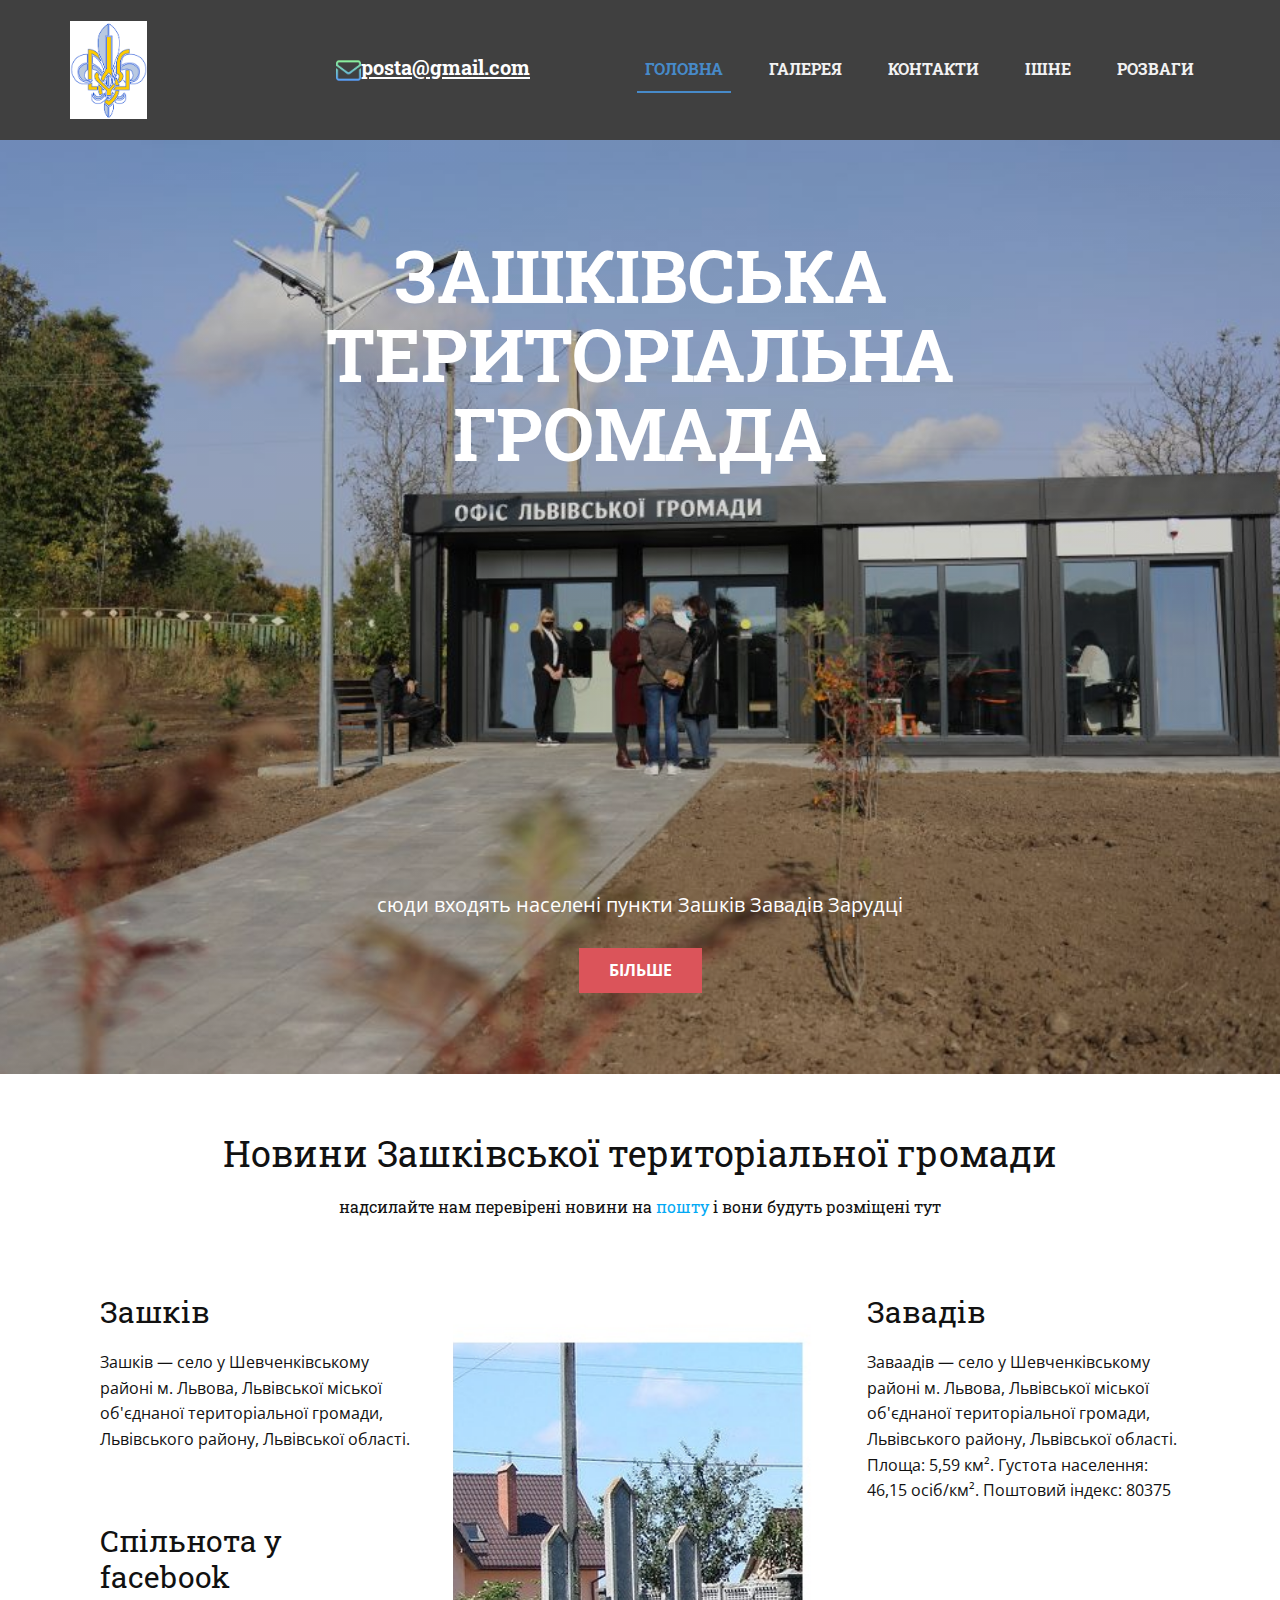
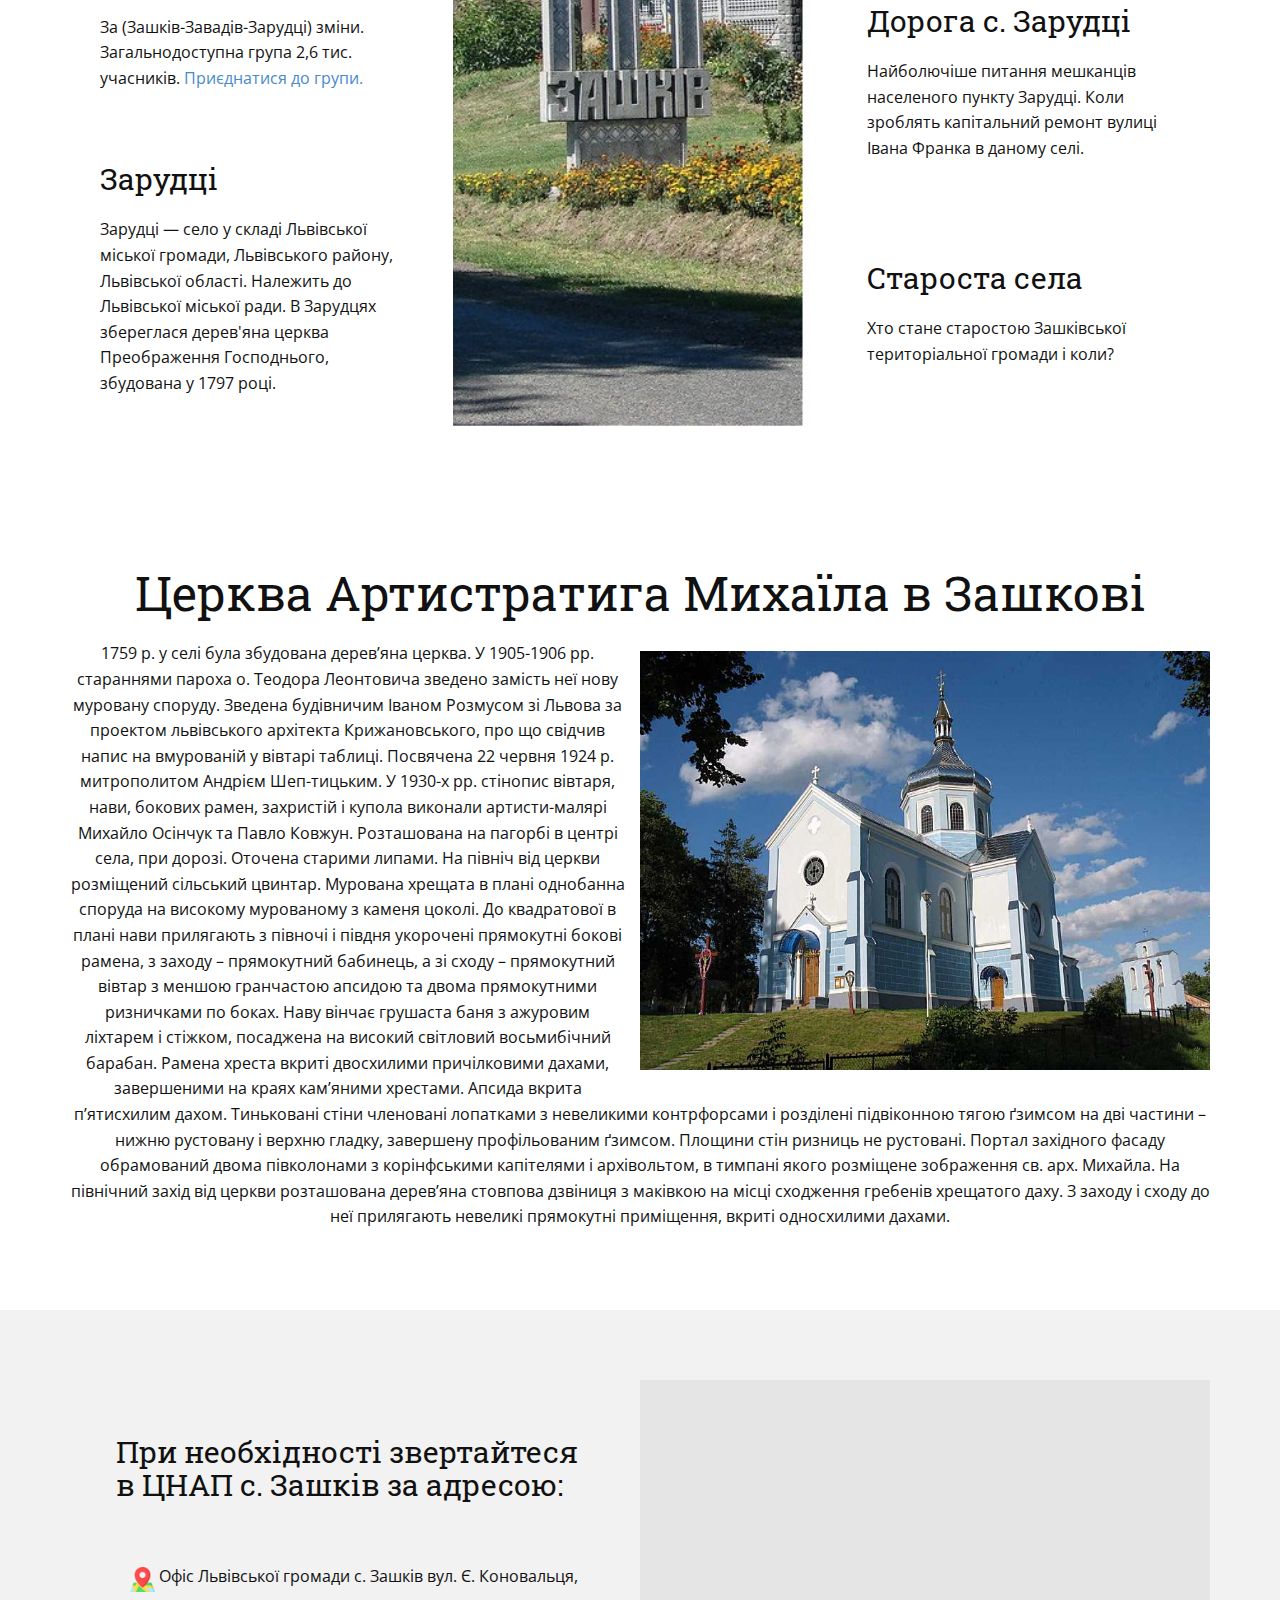
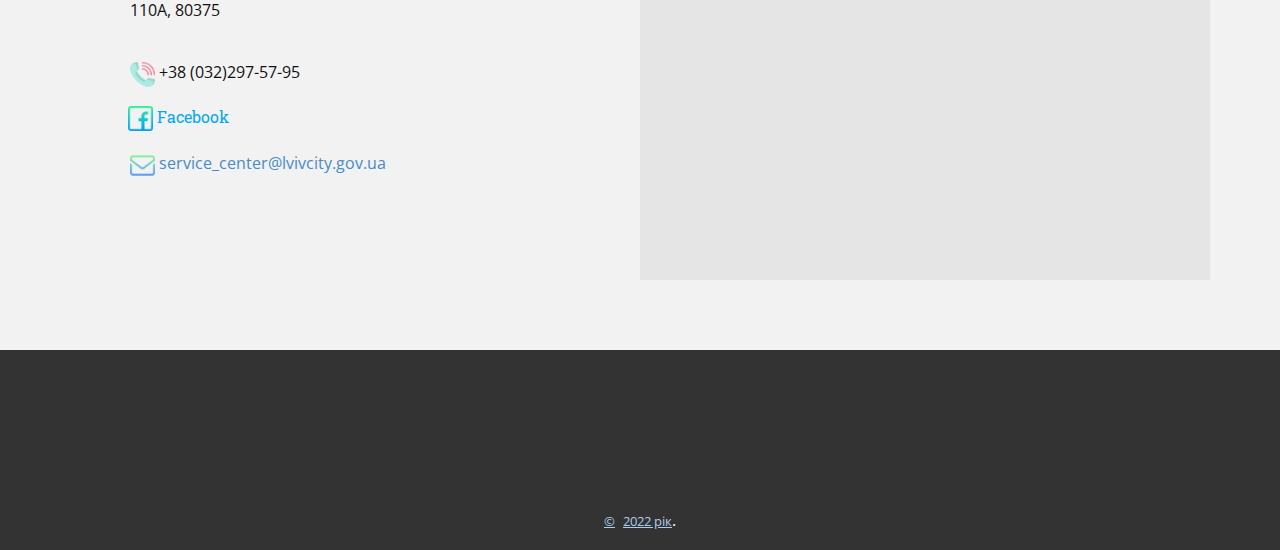
<file: index.html>
<!DOCTYPE html>
<html style="font-size: 16px;">
  <head>
    <meta name="viewport" content="width=device-width, initial-scale=1.0">
    <meta charset="utf-8">
    <meta name="keywords" content="ЗАШКІВСЬКА ТГ, Що про Нас говорять, Заголовок 6-го поста, Заголовок 5-го поста, Заголовок 4-го поста, Заголовок 3-го поста, Головні Новини, Церква Артистратига Михаїла в Зашкові, Завітайте до нас за адресою:​">
    <meta name="description" content="">
    <meta name="page_type" content="np-template-header-footer-from-plugin">
    <title>Головна</title>
    <link rel="stylesheet" href="nicepage.css" media="screen">
    <link rel="stylesheet" href="Головна.css" media="screen">
    <link rel="shortcut icon" type="image/ico" href="images/favicon.ico"/>
    <script class="u-script" type="text/javascript" src="jquery.js" defer=""></script>
    <script class="u-script" type="text/javascript" src="nicepage.js" defer=""></script>
    <meta name="generator" content="Nicepage 4.3.0, nicepage.com">
    
    <link id="u-theme-google-font" rel="stylesheet" href="https://fonts.googleapis.com/css?family=Roboto:100,100i,300,300i,400,400i,500,500i,700,700i,900,900i|Open+Sans:300,300i,400,400i,600,600i,700,700i,800,800i">
    <link id="u-page-google-font" rel="stylesheet" href="https://fonts.googleapis.com/css?family=Roboto+Slab:100,200,300,400,500,600,700,800,900">
    
    
    
    
    
    
    
    
    <script type="application/ld+json">{
		"@context": "http://...",
		"@type": "Organization",
		"name": "",
		"logo": "images/logo.png"
}</script>
    <meta name="theme-color" content="#478ac9">
    <meta property="og:title" content="Головна">
    <meta property="og:type" content="website">
  </head>
  <body class="u-body u-stick-footer"><header class="u-clearfix u-grey-75 u-header u-sticky u-sticky-56bd u-header" id="sec-a7f6"><div class="u-clearfix u-sheet u-sheet-1">
        <a href="index.html" data-page-id="798429939" class="u-align-left u-image u-logo u-image-1" data-image-width="199" data-image-height="254" title="Головна">
          <img src="images/logo.png" class="u-logo-image u-logo-image-1">
        </a>
        <nav class="u-align-right u-menu u-menu-dropdown u-offcanvas u-menu-1">
          <div class="menu-collapse u-custom-font u-font-roboto-slab" style="font-size: 1rem; letter-spacing: 0px; text-transform: uppercase; font-weight: 700;">
            <a class="u-button-style u-custom-active-border-color u-custom-border u-custom-border-color u-custom-borders u-custom-hover-border-color u-custom-hover-color u-custom-left-right-menu-spacing u-custom-padding-bottom u-custom-text-active-color u-custom-text-color u-custom-text-hover-color u-custom-top-bottom-menu-spacing u-nav-link u-text-active-palette-1-base u-text-hover-palette-2-base" href="#">
              <svg class="u-svg-link" viewBox="0 0 24 24"><use xmlns:xlink="http://www." xlink:href="#menu-hamburger"></use></svg>
              <svg class="u-svg-content" version="1.1" id="menu-hamburger" viewBox="0 0 16 16" x="0px" y="0px" xmlns:xlink="http://" xmlns="http://www."><g><rect y="1" width="16" height="2"></rect><rect y="7" width="16" height="2"></rect><rect y="13" width="16" height="2"></rect>
</g></svg>
            </a>
          </div>
          <div class="u-custom-menu u-nav-container">
            <ul class="u-custom-font u-font-roboto-slab u-nav u-spacing-30 u-unstyled u-nav-1"><li class="u-nav-item"><a class="u-border-2 u-border-active-palette-1-base u-border-hover-palette-1-base u-border-no-left u-border-no-right u-border-no-top u-button-style u-nav-link u-text-active-palette-1-base u-text-grey-5 u-text-hover-grey-15" href="index.html" style="padding: 14px 8px;">Головна</a>
</li><li class="u-nav-item"><a class="u-border-2 u-border-active-palette-1-base u-border-hover-palette-1-base u-border-no-left u-border-no-right u-border-no-top u-button-style u-nav-link u-text-active-palette-1-base u-text-grey-5 u-text-hover-grey-15" href="Галерея.html" style="padding: 14px 8px;">Галерея</a>
</li><li class="u-nav-item"><a class="u-border-2 u-border-active-palette-1-base u-border-hover-palette-1-base u-border-no-left u-border-no-right u-border-no-top u-button-style u-nav-link u-text-active-palette-1-base u-text-grey-5 u-text-hover-grey-15" href="Контакти.html" style="padding: 14px 8px;">Контакти</a>
</li><li class="u-nav-item"><a class="u-border-2 u-border-active-palette-1-base u-border-hover-palette-1-base u-border-no-left u-border-no-right u-border-no-top u-button-style u-nav-link u-text-active-palette-1-base u-text-grey-5 u-text-hover-grey-15" href="Ішне.html" style="padding: 14px 8px;">Ішне</a>
</li><li class="u-nav-item"><a class="u-border-2 u-border-active-palette-1-base u-border-hover-palette-1-base u-border-no-left u-border-no-right u-border-no-top u-button-style u-nav-link u-text-active-palette-1-base u-text-grey-5 u-text-hover-grey-15" href="Розваги.html" style="padding: 14px 16px 14px 8px;">Розваги</a>
</li></ul>
          </div>
          <div class="u-custom-menu u-nav-container-collapse">
            <div class="u-black u-container-style u-inner-container-layout u-opacity u-opacity-95 u-sidenav">
              <div class="u-inner-container-layout u-sidenav-overflow">
                <div class="u-menu-close"></div>
                <ul class="u-align-center u-nav u-popupmenu-items u-unstyled u-nav-2"><li class="u-nav-item"><a class="u-button-style u-nav-link" href="index.html" style="padding: 8px 0px;">Головна</a>
</li><li class="u-nav-item"><a class="u-button-style u-nav-link" href="Галерея.html" style="padding: 8px 0px;">Галерея</a>
</li><li class="u-nav-item"><a class="u-button-style u-nav-link" href="Контакти.html" style="padding: 8px 0px;">Контакти</a>
</li><li class="u-nav-item"><a class="u-button-style u-nav-link" href="Ішне.html" style="padding: 8px 0px;">Ішне</a>
</li><li class="u-nav-item"><a class="u-button-style u-nav-link" href="Розваги.html" style="padding: 8px 0px;">Розваги</a>
</li></ul>
              </div>
            </div>
            <div class="u-black u-menu-overlay u-opacity u-opacity-70"></div>
          </div>
        </nav>
        <a href="mailto:zashkivskatg@gmail.com" class="u-active-none u-align-center-xs u-bottom-left-radius-0 u-bottom-right-radius-0 u-btn u-btn-rectangle u-button-style u-custom-font u-font-roboto-slab u-hover-none u-none u-radius-0 u-text-custom-color-1 u-top-left-radius-0 u-top-right-radius-0 u-btn-1"><span class="u-file-icon u-icon u-icon-1"><img src="images/3781615.png" alt=""></span>posta@gmail.com
        </a>
      </div>
    </header>
    <section class="u-align-center u-clearfix u-image u-shading u-section-1" src="" data-image-width="1000" data-image-height="667" id="sec-ac2d">
      <div class="u-clearfix u-sheet u-sheet-1">
        <h1 class="u-custom-font u-font-roboto-slab u-text u-text-default-xl u-title u-text-1">ЗАШКІВСЬКА ТЕРИТОРІАЛЬНА<br>ГРОМАДА
        </h1>
        <p class="u-large-text u-text u-text-default u-text-variant u-text-2">сюди входять населені пункти Зашків Завадів Зарудці</p>
        <a href="#" class="u-btn u-button-style u-palette-2-base u-btn-1">більше</a>
      </div>
    </section>
    <section class="u-align-center-lg u-align-center-md u-align-center-xl u-align-left-sm u-align-left-xs u-clearfix u-section-2" data-image-width="2000" data-image-height="1333" id="sec-db02">
      <div class="u-clearfix u-sheet u-valign-middle u-sheet-1">
        <h2 class="u-custom-font u-font-roboto-slab u-text u-text-default u-text-1">Новини Зашківської територіальної громади</h2>
        <p class="u-custom-font u-font-roboto-slab u-text u-text-2">надсилайте нам перевірені новини на <a href="mailto:zashkivskatg@gmail.com" class="u-active-none u-border-none u-btn u-button-link u-button-style u-hover-none u-none u-text-palette-1-base u-btn-1">пошту</a> і вони будуть розміщені тут
        </p>
        <div class="u-clearfix u-expanded-width u-gutter-10 u-layout-wrap u-layout-wrap-1">
          <div class="u-gutter-0 u-layout">
            <div class="u-layout-row">
              <div class="u-size-20 u-size-30-md">
                <div class="u-layout-col">
                  <div class="u-align-left u-container-style u-layout-cell u-left-cell u-size-20 u-layout-cell-1">
                    <div class="u-container-layout u-valign-top u-container-layout-1">
                      <h3 class="u-custom-font u-font-roboto-slab u-text u-text-default u-text-3">Зашків &nbsp;</h3>
                      <p class="u-text u-text-4">Зашків — село у Шевченківському районі м. Львова, Львівської міської об'єднаної територіальної громади, Львівського району, Львівської області.</p>
                    </div>
                  </div>
                  <div class="u-align-left u-container-style u-layout-cell u-left-cell u-size-20 u-layout-cell-2">
                    <div class="u-container-layout u-valign-top u-container-layout-2">
                      <h3 class="u-custom-font u-font-roboto-slab u-text u-text-default u-text-5"> Спільнота у facebook&nbsp;</h3>
                      <p class="u-text u-text-6">За (Зашків-Завадів-Зарудці) зміни. Загальнодоступна група 2,6 тис. учасників. <a href="https://uk-ua.facebook.com/groups/1166999653318210/" class="">Приєднатися до групи.</a>
                      </p>
                    </div>
                  </div>
                  <div class="u-align-left u-container-style u-layout-cell u-left-cell u-size-20 u-layout-cell-3">
                    <div class="u-container-layout u-valign-top u-container-layout-3">
                      <h3 class="u-custom-font u-font-roboto-slab u-text u-text-default u-text-7"> Зарудці &nbsp;</h3>
                      <p class="u-text u-text-8">Зарудці — село у складі Львівської міської громади, Львівського району, Львівської області. Належить до Львівської міської ради. В Зарудцях збереглася дерев'яна церква Преображення Господнього, збудована у 1797 році.</p>
                    </div>
                  </div>
                </div>
              </div>
              <div class="u-size-20 u-size-30-md">
                <div class="u-layout-row">
                  <div class="u-align-left u-container-style u-image u-layout-cell u-size-60 u-image-1" src="" data-image-width="501" data-image-height="600">
                    <div class="u-container-layout u-valign-top u-container-layout-4" src=""></div>
                  </div>
                </div>
              </div>
              <div class="u-size-20 u-size-60-md">
                <div class="u-layout-col">
                  <div class="u-align-left u-container-style u-layout-cell u-right-cell u-size-20 u-layout-cell-5">
                    <div class="u-container-layout u-valign-top u-container-layout-5">
                      <h3 class="u-custom-font u-font-roboto-slab u-text u-text-default u-text-9"> Завадів &nbsp;</h3>
                      <p class="u-text u-text-10">Заваадів — село у Шевченківському районі м. Львова, Львівської міської об'єднаної територіальної громади, Львівського району, Львівської області. Площа: 5,59 км². Густота населення: 46,15 осіб/км². Поштовий індекс: 80375</p>
                    </div>
                  </div>
                  <div class="u-align-left u-container-style u-layout-cell u-right-cell u-size-20 u-layout-cell-6">
                    <div class="u-container-layout u-valign-top u-container-layout-6">
                      <h3 class="u-custom-font u-font-roboto-slab u-text u-text-default u-text-11"> Дорога с. Зарудці &nbsp;</h3>
                      <p class="u-text u-text-12">Найболючіше питання мешканців населеного пункту Зарудці. Коли зроблять капітальний ремонт вулиці Івана Франка в даному селі.</p>
                    </div>
                  </div>
                  <div class="u-align-left u-container-style u-layout-cell u-right-cell u-size-20 u-layout-cell-7">
                    <div class="u-container-layout u-valign-top u-container-layout-7">
                      <h3 class="u-custom-font u-font-roboto-slab u-text u-text-default u-text-13"> Староста села &nbsp;</h3>
                      <p class="u-text u-text-14">Хто стане старостою Зашківської територіальної громади і коли?</p>
                    </div>
                  </div>
                </div>
              </div>
            </div>
          </div>
        </div>
      </div>
    </section>

    <!-- СЕКЦІЯ ІНШІ НОВИНИ -->

    <!-- <section class="u-align-center u-clearfix u-grey-5 u-section-3" id="sec-6122">
      <div class="u-clearfix u-sheet u-sheet-1">
        <h2 class="u-custom-font u-font-roboto-slab u-text u-text-default u-text-1">ІНШІ НОВИНИ</h2>
        <div class="u-accordion u-expanded-width u-spacing-2 u-accordion-1">
          <div class="u-accordion-item">
            <a class="active u-accordion-link u-active-grey-15 u-button-style u-white u-accordion-link-1" id="link-accordion-7c0e" aria-controls="accordion-7c0e" aria-selected="true">
              <span class="u-accordion-link-text">Enim eu turpis egestas pretium</span><span class="u-accordion-link-icon u-accordion-link-icon-hidden u-icon u-icon-circle u-text-palette-1-base u-icon-1"><svg class="u-svg-link" preserveAspectRatio="xMidYMin slice" viewBox="0 0 16 16" style=""><use xmlns:xlink="http://www.w3.org/1999/xlink" xlink:href="#svg-3277"></use></svg><svg class="u-svg-content" viewBox="0 0 16 16" x="0px" y="0px" id="svg-3277"><path d="M8,10.7L1.6,5.3c-0.4-0.4-1-0.4-1.3,0c-0.4,0.4-0.4,0.9,0,1.3l7.2,6.1c0.1,0.1,0.4,0.2,0.6,0.2s0.4-0.1,0.6-0.2l7.1-6
	c0.4-0.4,0.4-0.9,0-1.3c-0.4-0.4-1-0.4-1.3,0L8,10.7z"></path></svg></span>
            </a>
            <div class="u-accordion-active u-accordion-pane u-align-left u-container-style u-accordion-pane-1" id="accordion-7c0e" aria-labelledby="link-accordion-7c0e">
              <div class="u-container-layout u-valign-top u-container-layout-1">
                <p class="u-text u-text-2">Interdum velit euismod in pellentesque massa placerat duis. Tristique et egestas quis ipsum suspendisse ultrices gravida dictum fusce. Nibh nisl condimentum.</p>
                <ul class="u-custom-list u-text u-text-3">
                  <li>
                    <div class="u-list-icon">
                      <div xmlns="http://www.w3.org/2000/svg" xmlns:xlink="http://www.w3.org/1999/xlink" version="1.1" xml:space="preserve" class="u-svg-content">–</div>
                    </div>Mattis nunc sed blandit libero volutpat. 
                  </li>
                  <li>
                    <div class="u-list-icon">
                      <div xmlns="http://www.w3.org/2000/svg" xmlns:xlink="http://www.w3.org/1999/xlink" version="1.1" xml:space="preserve" class="u-svg-content">–</div>
                    </div>Tortor at risus viverra adipiscing at in tellus. 
                  </li>
                  <li>
                    <div class="u-list-icon">
                      <div xmlns="http://www.w3.org/2000/svg" xmlns:xlink="http://www.w3.org/1999/xlink" version="1.1" xml:space="preserve" class="u-svg-content">–</div>
                    </div>Purus ut faucibus pulvinar elementum. 
                  </li>
                  <li>
                    <div class="u-list-icon">
                      <div xmlns="http://www.w3.org/2000/svg" xmlns:xlink="http://www.w3.org/1999/xlink" version="1.1" xml:space="preserve" class="u-svg-content">–</div>
                    </div>Blandit turpis cursus in hac habitasse. 
                  </li>
                </ul>
              </div>
            </div>
          </div>
          <div class="u-accordion-item">
            <a class="u-accordion-link u-active-grey-15 u-button-style u-white u-accordion-link-2" id="link-accordion-05cb" aria-controls="accordion-05cb" aria-selected="false">
              <span class="u-accordion-link-text">Donec pretium vulputate</span><span class="u-accordion-link-icon u-accordion-link-icon-hidden u-icon u-icon-circle u-text-palette-1-base u-icon-2"><svg class="u-svg-link" preserveAspectRatio="xMidYMin slice" viewBox="0 0 16 16" style=""><use xmlns:xlink="http://www.w3.org/1999/xlink" xlink:href="#svg-9e64"></use></svg><svg class="u-svg-content" viewBox="0 0 16 16" x="0px" y="0px" id="svg-9e64"><path d="M8,10.7L1.6,5.3c-0.4-0.4-1-0.4-1.3,0c-0.4,0.4-0.4,0.9,0,1.3l7.2,6.1c0.1,0.1,0.4,0.2,0.6,0.2s0.4-0.1,0.6-0.2l7.1-6
	c0.4-0.4,0.4-0.9,0-1.3c-0.4-0.4-1-0.4-1.3,0L8,10.7z"></path></svg></span>
            </a>
            <div class="u-accordion-pane u-container-style u-accordion-pane-2" id="accordion-05cb" aria-labelledby="link-accordion-05cb">
              <div class="u-container-layout u-valign-top u-container-layout-2">
                <ul class="u-custom-list u-text u-text-4">
                  <li>
                    <div class="u-list-icon">
                      <div xmlns="http://www.w3.org/2000/svg" xmlns:xlink="http://www.w3.org/1999/xlink" version="1.1" xml:space="preserve" class="u-svg-content">–</div>
                    </div>Interdum velit euismod in pellentesque massa. 
                  </li>
                  <li>
                    <div class="u-list-icon">
                      <div xmlns="http://www.w3.org/2000/svg" xmlns:xlink="http://www.w3.org/1999/xlink" version="1.1" xml:space="preserve" class="u-svg-content">–</div>
                    </div>Tristique et egestas quis ipsum suspendisse ultrices gravidae. 
                  </li>
                  <li>
                    <div class="u-list-icon">
                      <div xmlns="http://www.w3.org/2000/svg" xmlns:xlink="http://www.w3.org/1999/xlink" version="1.1" xml:space="preserve" class="u-svg-content">–</div>
                    </div>Nibh nisl condimentum id venenatis a condimentum. 
                  </li>
                  <li>
                    <div class="u-list-icon">
                      <div xmlns="http://www.w3.org/2000/svg" xmlns:xlink="http://www.w3.org/1999/xlink" version="1.1" xml:space="preserve" class="u-svg-content">–</div>
                    </div>Diam volutpat commodo sed egestas egestas fringilla. 
                  </li>
                </ul>
              </div>
            </div>
          </div>
          <div class="u-accordion-item">
            <a class="u-accordion-link u-active-grey-15 u-button-style u-white u-accordion-link-3" id="link-accordion-a6bb" aria-controls="accordion-a6bb" aria-selected="false">
              <span class="u-accordion-link-text">Placerat duis ultricies</span><span class="u-accordion-link-icon u-accordion-link-icon-hidden u-icon u-icon-circle u-text-palette-1-base u-icon-3"><svg class="u-svg-link" preserveAspectRatio="xMidYMin slice" viewBox="0 0 16 16" style=""><use xmlns:xlink="http://www.w3.org/1999/xlink" xlink:href="#svg-7026"></use></svg><svg class="u-svg-content" viewBox="0 0 16 16" x="0px" y="0px" id="svg-7026"><path d="M8,10.7L1.6,5.3c-0.4-0.4-1-0.4-1.3,0c-0.4,0.4-0.4,0.9,0,1.3l7.2,6.1c0.1,0.1,0.4,0.2,0.6,0.2s0.4-0.1,0.6-0.2l7.1-6
	c0.4-0.4,0.4-0.9,0-1.3c-0.4-0.4-1-0.4-1.3,0L8,10.7z"></path></svg></span>
            </a>
            <div class="u-accordion-pane u-container-style u-accordion-pane-3" id="accordion-a6bb" aria-labelledby="link-accordion-a6bb">
              <div class="u-container-layout u-valign-top u-container-layout-3">
                <ul class="u-custom-list u-text u-text-5">
                  <li>
                    <div class="u-list-icon">
                      <div xmlns="http://www.w3.org/2000/svg" xmlns:xlink="http://www.w3.org/1999/xlink" version="1.1" xml:space="preserve" class="u-svg-content">–</div>
                    </div>Mattis nunc sed blandit libero volutpat. 
                  </li>
                  <li>
                    <div class="u-list-icon">
                      <div xmlns="http://www.w3.org/2000/svg" xmlns:xlink="http://www.w3.org/1999/xlink" version="1.1" xml:space="preserve" class="u-svg-content">–</div>
                    </div>Tortor at risus viverra adipiscing at in tellus. 
                  </li>
                  <li>
                    <div class="u-list-icon">
                      <div xmlns="http://www.w3.org/2000/svg" xmlns:xlink="http://www.w3.org/1999/xlink" version="1.1" xml:space="preserve" class="u-svg-content">–</div>
                    </div>Purus ut faucibus pulvinar elementum. 
                  </li>
                  <li>
                    <div class="u-list-icon">
                      <div xmlns="http://www.w3.org/2000/svg" xmlns:xlink="http://www.w3.org/1999/xlink" version="1.1" xml:space="preserve" class="u-svg-content">–</div>
                    </div>Blandit turpis cursus in hac habitasse.e. 
                  </li>
                </ul>
              </div>
            </div>
          </div>
          <div class="u-accordion-item">
            <a class="u-accordion-link u-active-grey-15 u-button-style u-white u-accordion-link-4" id="link-f318" aria-controls="f318" aria-selected="false">
              <span class="u-accordion-link-text">Новая вкладка</span><span class="u-accordion-link-icon u-accordion-link-icon-hidden u-icon u-icon-circle u-text-palette-1-base u-icon-4"><svg class="u-svg-link" preserveAspectRatio="xMidYMin slice" viewBox="0 0 16 16" style=""><use xmlns:xlink="http://www.w3.org/1999/xlink" xlink:href="#svg-cbe8"></use></svg><svg class="u-svg-content" viewBox="0 0 16 16" x="0px" y="0px" id="svg-cbe8"><path d="M8,10.7L1.6,5.3c-0.4-0.4-1-0.4-1.3,0c-0.4,0.4-0.4,0.9,0,1.3l7.2,6.1c0.1,0.1,0.4,0.2,0.6,0.2s0.4-0.1,0.6-0.2l7.1-6
	c0.4-0.4,0.4-0.9,0-1.3c-0.4-0.4-1-0.4-1.3,0L8,10.7z"></path></svg></span>
            </a>
            <div class="u-accordion-pane u-align-left u-container-style u-accordion-pane-4" id="f318" aria-labelledby="link-f318">
              <div class="u-container-layout u-container-layout-4"></div>
            </div>
          </div>
          <div class="u-accordion-item">
            <a class="u-accordion-link u-active-grey-15 u-button-style u-white u-accordion-link-5" id="link-ff19" aria-controls="ff19" aria-selected="false">
              <span class="u-accordion-link-text">Новая вкладка</span><span class="u-accordion-link-icon u-accordion-link-icon-hidden u-icon u-icon-circle u-text-palette-1-base u-icon-5"><svg class="u-svg-link" preserveAspectRatio="xMidYMin slice" viewBox="0 0 16 16" style=""><use xmlns:xlink="http://www.w3.org/1999/xlink" xlink:href="#svg-c2db"></use></svg><svg class="u-svg-content" viewBox="0 0 16 16" x="0px" y="0px" id="svg-c2db"><path d="M8,10.7L1.6,5.3c-0.4-0.4-1-0.4-1.3,0c-0.4,0.4-0.4,0.9,0,1.3l7.2,6.1c0.1,0.1,0.4,0.2,0.6,0.2s0.4-0.1,0.6-0.2l7.1-6
	c0.4-0.4,0.4-0.9,0-1.3c-0.4-0.4-1-0.4-1.3,0L8,10.7z"></path></svg></span>
            </a>
            <div class="u-accordion-pane u-align-left u-container-style u-accordion-pane-5" id="ff19" aria-labelledby="link-ff19">
              <div class="u-container-layout u-container-layout-5"></div>
            </div>
          </div>
        </div>
      </div>
    </section> -->

    <!-- СЕКЦІЯ ВІТАННЯ З ДНЕМ Народженням -->

    <!-- <section class="u-clearfix u-section-4" id="sec-267a">
      <div class="u-clearfix u-sheet u-sheet-1">
        <blockquote class="u-text u-text-default-lg u-text-1">Сьогодні вітаємо мешканця населеного пункту Зашків&nbsp;Іванова Івана Івановича з Днем Народженням!</blockquote>
        <div class="u-clearfix u-expanded-width u-gutter-0 u-layout-wrap u-layout-wrap-1">
          <div class="u-layout">
            <div class="u-layout-row">
              <div class="u-align-center u-container-style u-layout-cell u-left-cell u-size-23 u-layout-cell-1">
                <div class="u-container-layout u-valign-middle u-container-layout-1">
                  <div alt="" class="u-image u-image-circle u-image-1" src="" data-image-width="256" data-image-height="256"></div>
                </div>
              </div>
              <div class="u-align-left u-container-style u-layout-cell u-right-cell u-size-37 u-layout-cell-2">
                <div class="u-container-layout u-valign-middle-xl u-valign-top-xs u-container-layout-2">
                  <h2 class="u-custom-font u-font-roboto-slab u-text u-text-default u-text-2">Заголовок</h2>
                  <p class="u-text u-text-3">Paragraph. Lorem ipsum dolor sit amet, consectetur adipiscing elit. Curabitur id suscipit ex. Suspendisse rhoncus laoreet purus quis elementum. Phasellus sed efficitur dolor, et ultricies sapien. Quisque fringilla sit amet dolor commodo efficitur. Aliquam et sem odio. In ullamcorper nisi nunc, et molestie ipsum iaculis sit amet.</p>
                  <a href="" class="u-btn u-button-style u-btn-1">БІЛЬШЕ...</a>
                </div>
              </div>
            </div>
          </div>
        </div>
      </div>
    </section> -->

    <!-- СЕКЦІЯ РОЗПОВІДІ -->

    <!-- <section class="u-align-center u-clearfix u-section-5" id="sec-079e">
      <div class="u-clearfix u-sheet u-sheet-1">
        <h2 class="u-custom-font u-font-roboto-slab u-text u-text-default u-text-1">Що розповідають мешканці Зашківської ТГ</h2>
        <p class="u-text u-text-2">тут розміщені розповіді мешканців, які хотіли щоб їх почули інші</p>
        <div class="u-expanded-width u-list u-list-1">
          <div class="u-repeater u-repeater-1">
            <div class="u-align-center u-container-style u-list-item u-repeater-item">
              <div class="u-container-layout u-similar-container u-valign-top u-container-layout-1">
                <div alt="" class="u-image u-image-circle u-image-1" src="" data-image-width="256" data-image-height="256"></div>
                <p class="u-text u-text-3">"Aenean pulvinar dui ornare, feugiat lorem non, ultrices justo. Mauris efficitur, mauris in auctor euismod, quam elit ultrices urna, eget eleifend arcu risus id metus. Maecenas ex enim, mattis eu velit vitae, blandit mattis sapien. Sed aliquam leo et semper vestibulum."</p>
                <h5 class="u-text u-text-4">Mattie Smith</h5>
                <h6 class="u-text u-text-5">Chief Accountant</h6>
              </div>
            </div>
            <div class="u-align-center u-container-style u-list-item u-repeater-item">
              <div class="u-container-layout u-similar-container u-valign-top u-container-layout-2">
                <div alt="" class="u-image u-image-circle u-image-2" src="" data-image-width="256" data-image-height="256"></div>
                <p class="u-text u-text-6">"Aenean pulvinar dui ornare, feugiat lorem non, ultrices justo. Mauris efficitur, mauris in auctor euismod, quam elit ultrices urna, eget eleifend arcu risus id metus. Maecenas ex enim, mattis eu velit vitae, blandit mattis sapien. Sed aliquam leo et semper vestibulum."</p>
                <h5 class="u-text u-text-7">Bertie Norton</h5>
                <h6 class="u-text u-text-8">Secretary</h6>
              </div>
            </div>
            <div class="u-align-center u-container-style u-list-item u-repeater-item">
              <div class="u-container-layout u-similar-container u-valign-top u-container-layout-3">
                <div alt="" class="u-image u-image-circle u-image-3" src="" data-image-width="256" data-image-height="256"></div>
                <p class="u-text u-text-9">"Aenean pulvinar dui ornare, feugiat lorem non, ultrices justo. Mauris efficitur, mauris in auctor euismod, quam elit ultrices urna, eget eleifend arcu risus id metus. Maecenas ex enim, mattis eu velit vitae, blandit mattis sapien. Sed aliquam leo et semper vestibulum."</p>
                <h5 class="u-text u-text-10">Nat Reynolds</h5>
                <h6 class="u-text u-text-11">Accountant-auditor</h6>
              </div>
            </div>
          </div>
        </div>
      </div>
    </section> -->

    <!-- СЕКЦІЯ Стаття -->

    <section class="u-clearfix u-section-6" id="sec-300a">
      <div class="u-clearfix u-sheet u-valign-middle u-sheet-1">
        <div class="fr-view u-align-center u-clearfix u-rich-text u-text u-text-1">
          <h1>
            <span class="u-custom-font u-font-roboto-slab">Церква Артистратига Михаїла в Зашкові</span>
          </h1>
          <p id="isPasted">
            <img src="images/cerkva_zashkiv.jpg" width="570" style="width: 570px;" class="fr-dii fr-fic fr-fir">
          </p>
          <p>1759 p. у селі була збудована дерев’яна церква. У 1905-1906 pp. стараннями пароха о. Теодора Леонтовича зведено замість неї нову муровану споруду. Зведена будівничим Іваном Розмусом зі Львова за проектом львівського архітекта Крижановського, про що свідчив напис на вмурованій у вівтарі таблиці. Посвячена 22 червня 1924 р. митрополитом Андрієм Шеп-тицьким. У 1930-х pp. стінопис вівтаря, нави, бокових рамен, захристій і купола виконали артисти-малярі Михайло Осінчук та Павло Ковжун. Розташована на пагорбі в центрі села, при дорозі. Оточена старими липами. На північ від церкви розміщений сільський цвинтар. Мурована хрещата в плані однобанна споруда на високому мурованому з каменя цоколі. До квадратової в плані нави прилягають з півночі і півдня укорочені прямокутні бокові рамена, з заходу – прямокутний бабинець, а зі сходу – прямокутний вівтар з меншою гранчастою апсидою та двома прямокутними ризничками по боках. Наву вінчає грушаста баня з ажуровим ліхтарем і стіжком, посаджена на високий світловий восьмибічний барабан. Рамена хреста вкриті двосхилими причілковими дахами, завершеними на краях кам’яними хрестами. Апсида вкрита п’ятисхилим дахом. Тиньковані стіни членовані лопатками з невеликими контрфорсами і розділені підвіконною тягою ґзимсом на дві частини – нижню рустовану і верхню гладку, завершену профільованим ґзимсом. Площини стін ризниць не рустовані. Портал західного фасаду обрамований двома півколонами з корінфськими капітелями і архівольтом, в тимпані якого розміщене зображення св. арх. Михайла. На північний захід від церкви розташована дерев’яна стовпова дзвіниця з маківкою на місці сходження гребенів хрещатого даху. З заходу і сходу до неї прилягають невеликі прямокутні приміщення, вкриті односхилими дахами.</p>
        </div>
      </div>
    </section>

    <!-- СЕКЦІЯ карта -->

    <section class="u-clearfix u-grey-5 u-section-7" id="sec-0199">
      <div class="u-clearfix u-sheet u-sheet-1">
        <div class="u-clearfix u-expanded-width u-layout-wrap u-layout-wrap-1">
          <div class="u-layout">
            <div class="u-layout-row">
              <div class="u-align-left u-container-style u-layout-cell u-left-cell u-size-30 u-layout-cell-1">
                <div class="u-container-layout u-container-layout-1">
                  <h2 class="u-custom-font u-font-roboto-slab u-text u-text-1">При необхідності звертайтеся<br>в ЦНАП с. Зашків за адресою:
                  </h2>
                  <p class="u-text u-text-2"><span class="u-file-icon u-icon u-icon-1"><img src="images/854901.png" alt=""></span>&nbsp;Офіс Львівської громади с. Зашків вул. Є. Коновальця, 110А, 80375
                  </p>
                  <p class="u-text u-text-3"><span class="u-file-icon u-icon u-icon-2"><img src="images/2948010.png" alt=""></span>&nbsp;+38 (032)297-57-95
                  </p>
                  <p class="u-text u-text-4"></p>
                  <a href="https://www.facebook.com/cnaplviv/" target="_blank" class="u-active-none u-border-none u-btn u-button-link u-button-style u-custom-font u-font-roboto-slab u-hover-none u-none u-text-palette-1-base u-btn-1"><span class="u-file-icon u-icon u-icon-3"><img src="images/7475431.png" alt=""></span>&nbsp;​Facebook
                  </a>
                  <p class="u-text u-text-5"><span class="u-file-icon u-icon u-icon-4"><img src="images/37816151.png" alt=""></span>
                    <a href="mailto:contacts@esbnyc.com"> service_center@lvivcity.gov.ua</a>
                  </p>
                </div>
              </div>
              <div class="u-container-style u-layout-cell u-right-cell u-size-30 u-layout-cell-2">
                <div class="u-container-layout u-container-layout-2">
                  <div class="u-expanded u-grey-10 u-map">
                    <div class="embed-responsive">
                      <iframe class="embed-responsive-item" src="//maps.google.com/maps?output=embed&amp;q=%D0%97%D0%B0%D1%88%D0%BA%D1%96%D0%B2&amp;t=m&amp;hl=uk" data-map="[base64]"></iframe>
                    </div>
                  </div>
                </div>
              </div>
            </div>
          </div>
        </div>
      </div>
    </section>
    
    <!-- ФУТЕР -->
    
    <footer class="u-align-center u-clearfix u-footer u-grey-80 u-footer" id="sec-7571"><div class="u-align-left u-clearfix u-sheet u-sheet-1"></div></footer>
    <section class="u-backlink u-clearfix u-grey-80">
      <a class="u-link" href="https://..." target="_blank">
        <span>&copy;</span>
      </a>
      <p class="u-text">
        <!-- <span>написаний у</span> -->
      </p>
      <a class="u-link" href="https://..." target="_blank">
        <span>2022 рік</span>
      </a>.

      <!-- Ішне -->
      
    </section><span style="height: 64px; width: 64px; margin-left: 0px; margin-right: auto; margin-top: 0px; right: 25px; bottom: 35px;" class="u-back-to-top u-border-2 u-border-palette-1-base u-icon u-icon-circle u-opacity u-opacity-85 u-spacing-10 u-text-palette-1-base" data-href="#">
        <svg class="u-svg-link" preserveAspectRatio="xMidYMin slice" viewBox="0 0 551.13 551.13"><use xmlns:xlink="http://www." xlink:href="#svg-1d98"></use></svg>
        <svg class="u-svg-content" enable-background="new 0 0 551.13 551.13" viewBox="0 0 551.13 551.13" xmlns="http://www." id="svg-1d98" data-color="rgb(255, 255, 255)"><path d="m275.565 189.451 223.897 223.897h51.668l-275.565-275.565-275.565 275.565h51.668z"></path></svg>
    </span>
  </body>
</html>
</file>
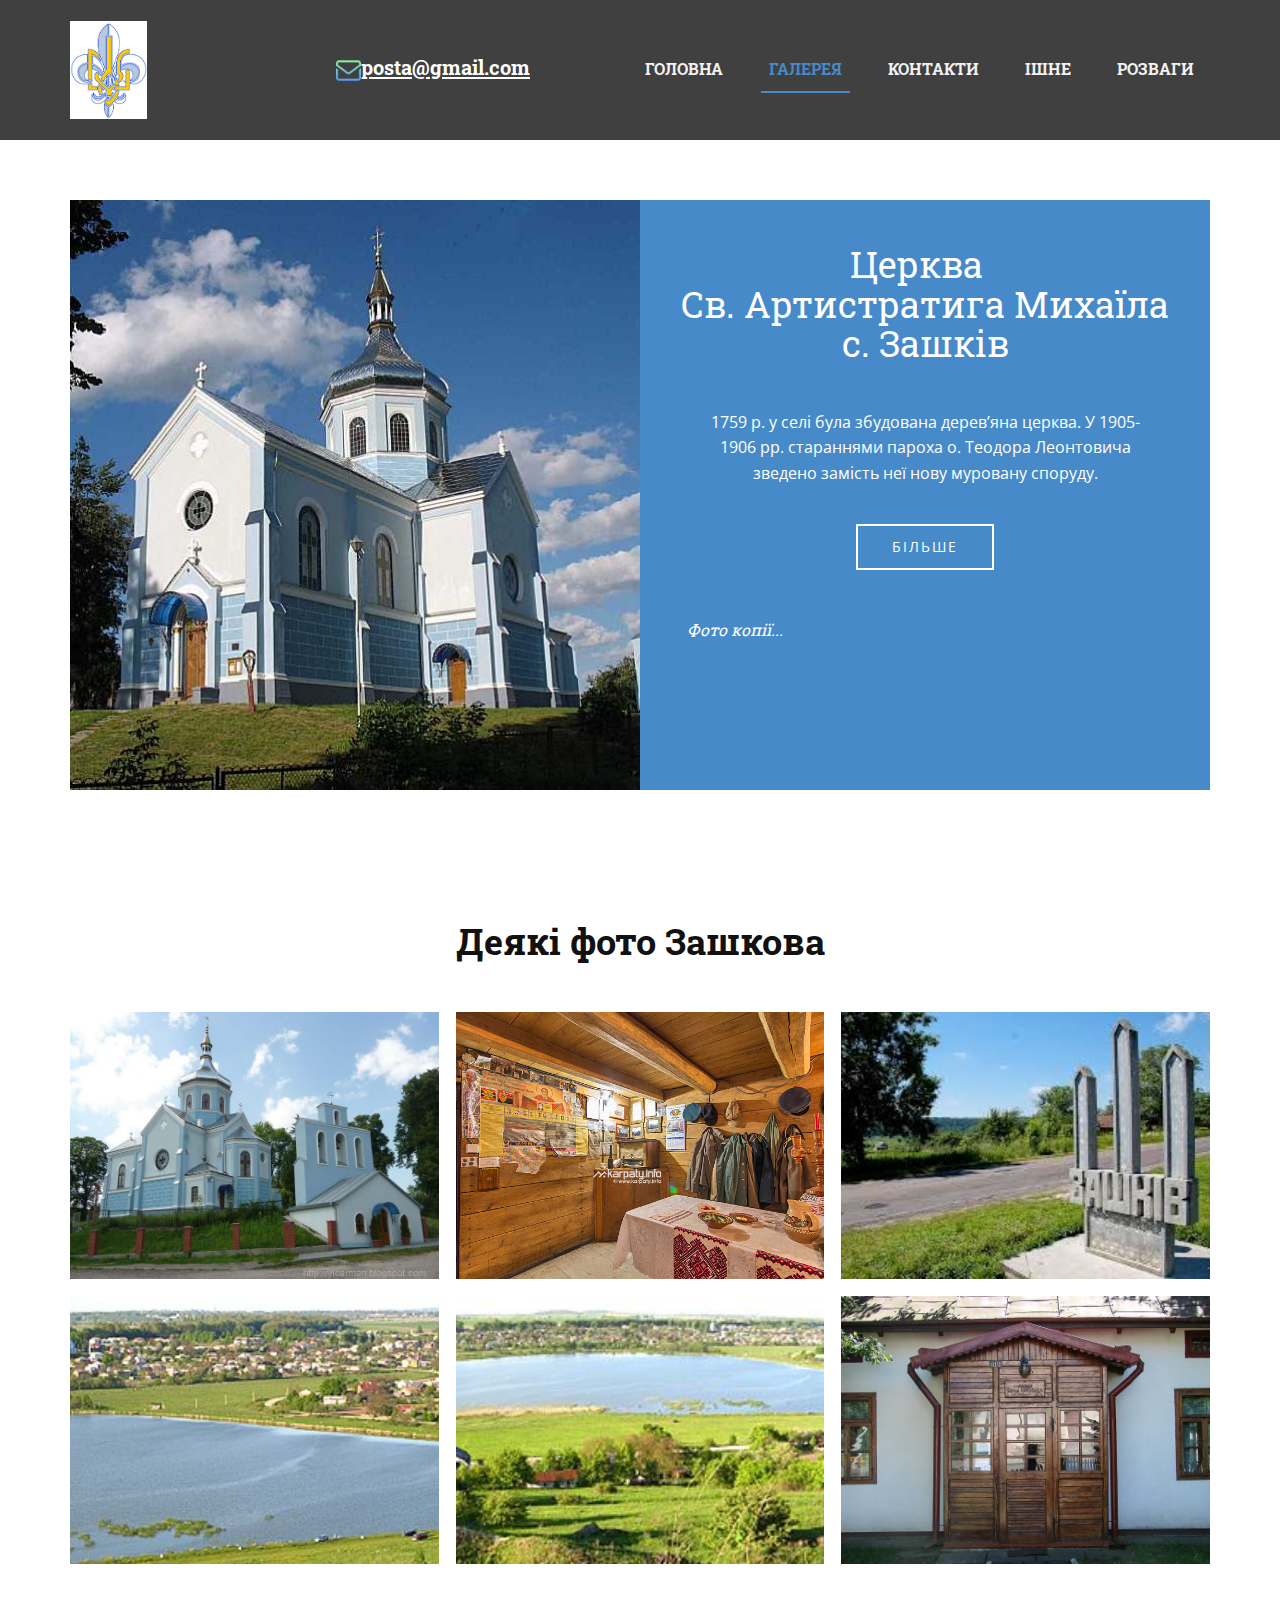
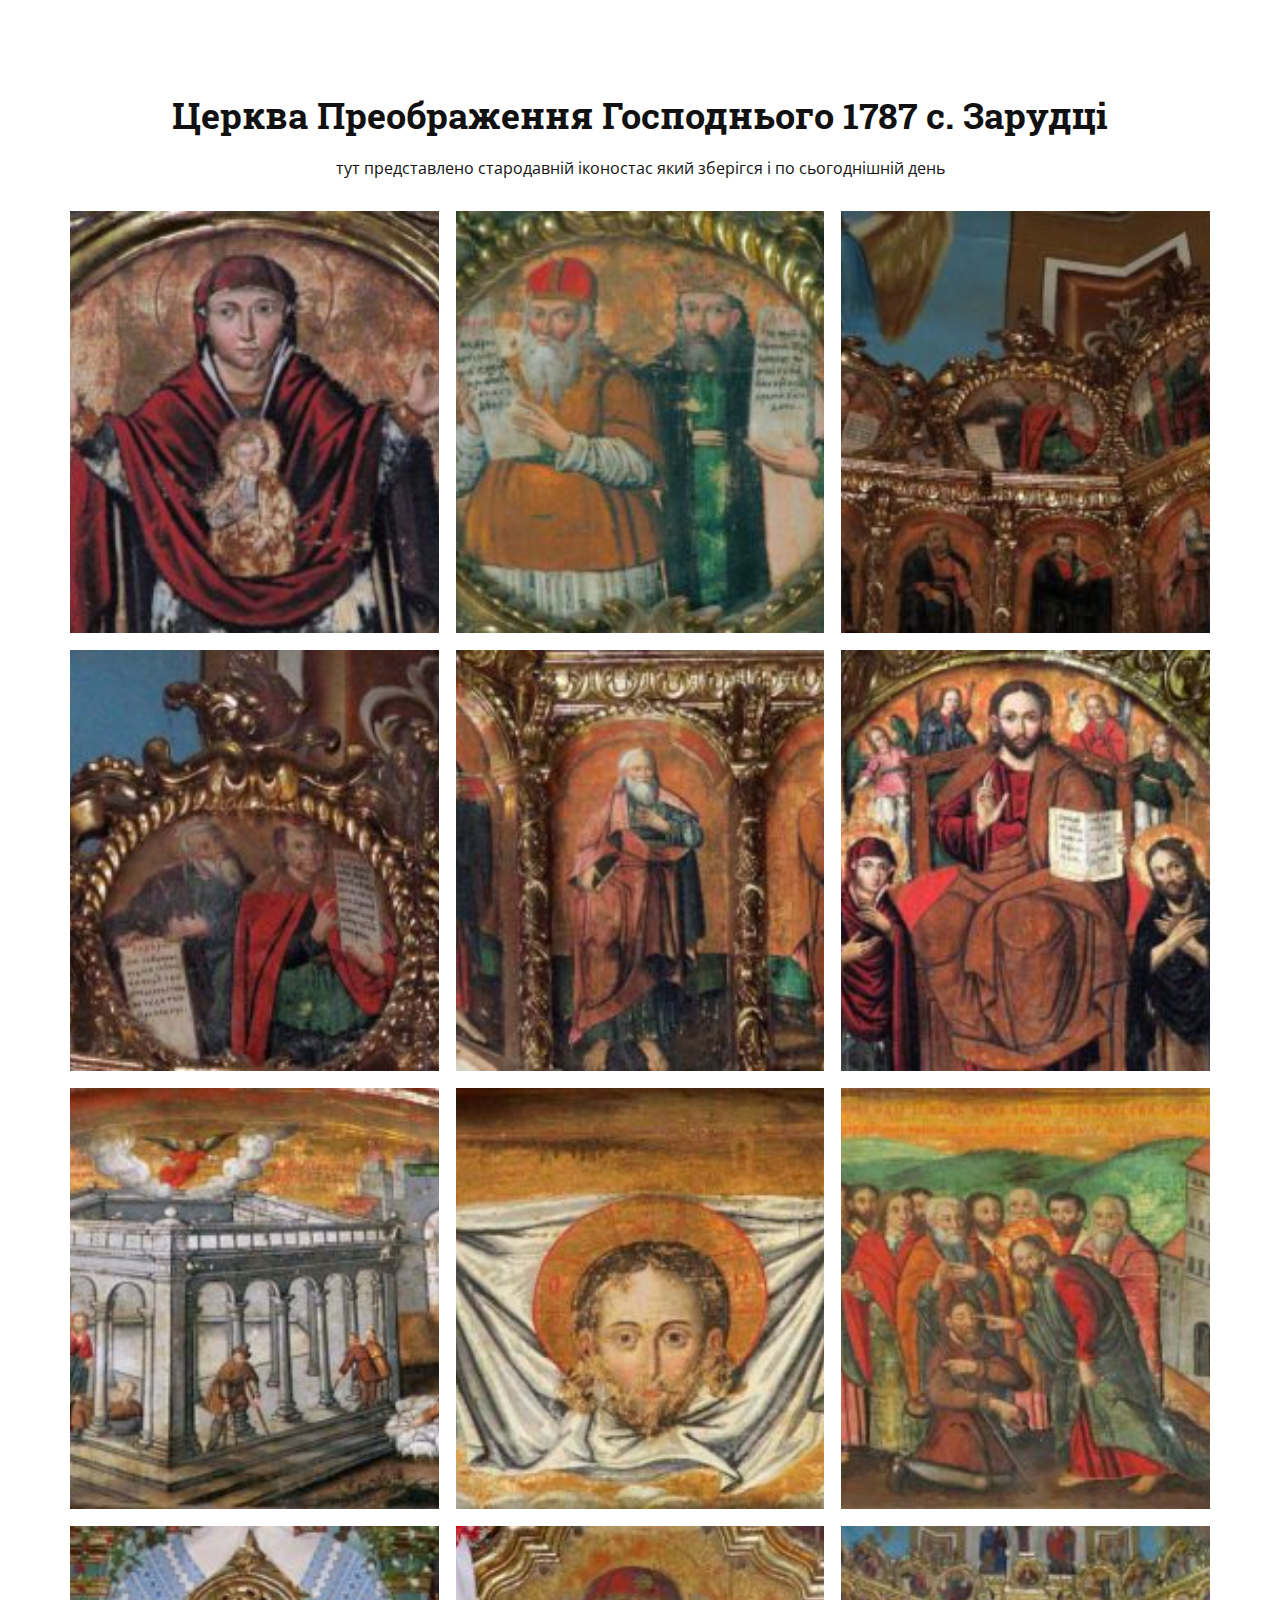
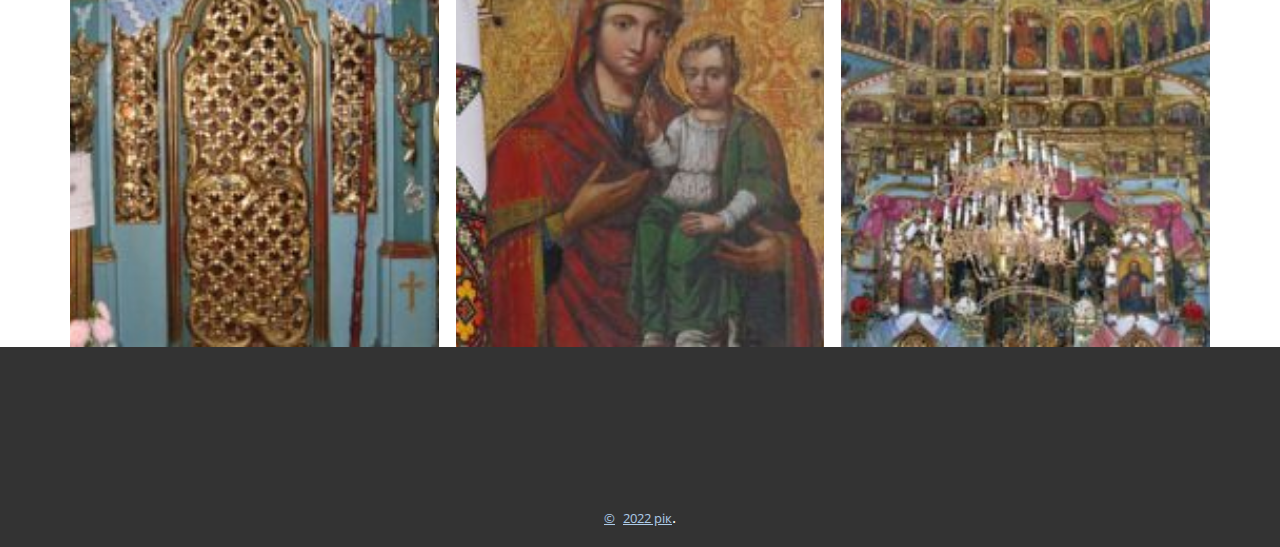
<file: Галерея.html>
<!DOCTYPE html>
<html style="font-size: 16px;">
  <head>
    <meta name="viewport" content="width=device-width, initial-scale=1.0">
    <meta charset="utf-8">
    <meta name="keywords" content="Іконостас Церкви Преображення Господнього с. Зарудці, Церква Преображення Господнього 1787">
    <meta name="description" content="">
    <meta name="page_type" content="np-template-header-footer-from-plugin">
    <title>Галерея</title>
    <link type="image/x-icon" href="images/favicon.ico" rel="icon">
    <link type="image/x-icon" href="images/favicon.ico" rel="shortcut icon">
    <link rel="stylesheet" href="nicepage.css" media="screen">
    <link rel="stylesheet" href="Галерея.css" media="screen">
    <script class="u-script" type="text/javascript" src="jquery.js" defer=""></script>
    <script class="u-script" type="text/javascript" src="nicepage.js" defer=""></script>
    <meta name="generator" content="Nicepage 4.3.0, nicepage.com">
    <link id="u-theme-google-font" rel="stylesheet" href="https://fonts.googleapis.com/css?family=Roboto:100,100i,300,300i,400,400i,500,500i,700,700i,900,900i|Open+Sans:300,300i,400,400i,600,600i,700,700i,800,800i">
    <link id="u-page-google-font" rel="stylesheet" href="https://fonts.googleapis.com/css?family=Roboto+Slab:100,200,300,400,500,600,700,800,900">
    
    
    
    
    <script type="application/ld+json">{
		"@context": "http://",
		"@type": "Organization",
		"name": "",
		"logo": "images/logo.png"
}</script>
    <meta name="theme-color" content="#478ac9">
    <meta property="og:title" content="Галерея">
    <meta property="og:type" content="website">
  </head>
  <body class="u-body"><header class="u-clearfix u-grey-75 u-header u-sticky u-sticky-56bd u-header" id="sec-a7f6"><div class="u-clearfix u-sheet u-sheet-1">
        <a href="index.html" data-page-id="798429939" class="u-align-left u-image u-logo u-image-1" data-image-width="199" data-image-height="254" title="Головна">
          <img src="images/logo.png" class="u-logo-image u-logo-image-1">
        </a>
        <nav class="u-align-right u-menu u-menu-dropdown u-offcanvas u-menu-1">
          <div class="menu-collapse u-custom-font u-font-roboto-slab" style="font-size: 1rem; letter-spacing: 0px; text-transform: uppercase; font-weight: 700;">
            <a class="u-button-style u-custom-active-border-color u-custom-border u-custom-border-color u-custom-borders u-custom-hover-border-color u-custom-hover-color u-custom-left-right-menu-spacing u-custom-padding-bottom u-custom-text-active-color u-custom-text-color u-custom-text-hover-color u-custom-top-bottom-menu-spacing u-nav-link u-text-active-palette-1-base u-text-hover-palette-2-base" href="#">
              <svg class="u-svg-link" viewBox="0 0 24 24"><use xmlns:xlink="http://www." xlink:href="#menu-hamburger"></use></svg>
              <svg class="u-svg-content" version="1.1" id="menu-hamburger" viewBox="0 0 16 16" x="0px" y="0px" xmlns:xlink="http://" xmlns="http://www./svg"><g><rect y="1" width="16" height="2"></rect><rect y="7" width="16" height="2"></rect><rect y="13" width="16" height="2"></rect>
</g></svg>
            </a>
          </div>
          <div class="u-custom-menu u-nav-container">
            <ul class="u-custom-font u-font-roboto-slab u-nav u-spacing-30 u-unstyled u-nav-1"><li class="u-nav-item"><a class="u-border-2 u-border-active-palette-1-base u-border-hover-palette-1-base u-border-no-left u-border-no-right u-border-no-top u-button-style u-nav-link u-text-active-palette-1-base u-text-grey-5 u-text-hover-grey-15" href="index.html" style="padding: 14px 8px;">Головна</a>
</li><li class="u-nav-item"><a class="u-border-2 u-border-active-palette-1-base u-border-hover-palette-1-base u-border-no-left u-border-no-right u-border-no-top u-button-style u-nav-link u-text-active-palette-1-base u-text-grey-5 u-text-hover-grey-15" href="Галерея.html" style="padding: 14px 8px;">Галерея</a>
</li><li class="u-nav-item"><a class="u-border-2 u-border-active-palette-1-base u-border-hover-palette-1-base u-border-no-left u-border-no-right u-border-no-top u-button-style u-nav-link u-text-active-palette-1-base u-text-grey-5 u-text-hover-grey-15" href="Контакти.html" style="padding: 14px 8px;">Контакти</a>
</li><li class="u-nav-item"><a class="u-border-2 u-border-active-palette-1-base u-border-hover-palette-1-base u-border-no-left u-border-no-right u-border-no-top u-button-style u-nav-link u-text-active-palette-1-base u-text-grey-5 u-text-hover-grey-15" href="Ішне.html" style="padding: 14px 8px;">Ішне</a>
</li><li class="u-nav-item"><a class="u-border-2 u-border-active-palette-1-base u-border-hover-palette-1-base u-border-no-left u-border-no-right u-border-no-top u-button-style u-nav-link u-text-active-palette-1-base u-text-grey-5 u-text-hover-grey-15" href="Розваги.html" style="padding: 14px 16px 14px 8px;">Розваги</a>
</li></ul>
          </div>
          <div class="u-custom-menu u-nav-container-collapse">
            <div class="u-black u-container-style u-inner-container-layout u-opacity u-opacity-95 u-sidenav">
              <div class="u-inner-container-layout u-sidenav-overflow">
                <div class="u-menu-close"></div>
                <ul class="u-align-center u-nav u-popupmenu-items u-unstyled u-nav-2"><li class="u-nav-item"><a class="u-button-style u-nav-link" href="index.html" style="padding: 8px 0px;">Головна</a>
</li><li class="u-nav-item"><a class="u-button-style u-nav-link" href="Галерея.html" style="padding: 8px 0px;">Галерея</a>
</li><li class="u-nav-item"><a class="u-button-style u-nav-link" href="Контакти.html" style="padding: 8px 0px;">Контакти</a>
</li><li class="u-nav-item"><a class="u-button-style u-nav-link" href="Ішне.html" style="padding: 8px 0px;">Ішне</a>
</li><li class="u-nav-item"><a class="u-button-style u-nav-link" href="Розваги.html" style="padding: 8px 0px;">Розваги</a>
</li></ul>
              </div>
            </div>
            <div class="u-black u-menu-overlay u-opacity u-opacity-70"></div>
          </div>
        </nav>
        <a href="mailto:zashkivskatg@gmail.com" class="u-active-none u-align-center-xs u-bottom-left-radius-0 u-bottom-right-radius-0 u-btn u-btn-rectangle u-button-style u-custom-font u-font-roboto-slab u-hover-none u-none u-radius-0 u-text-custom-color-1 u-top-left-radius-0 u-top-right-radius-0 u-btn-1"><span class="u-file-icon u-icon u-icon-1"><img src="images/3781615.png" alt=""></span>posta@gmail.com
        </a>
      </div></header>
    <section class="u-align-center u-clearfix u-section-1" id="sec-c515">
      <div class="u-clearfix u-sheet u-valign-middle u-sheet-1">
        <div class="u-clearfix u-expanded-width u-gutter-0 u-layout-wrap u-layout-wrap-1">
          <div class="u-layout" style="">
            <div class="u-layout-row" style="">
              <div class="u-align-left u-container-style u-image u-layout-cell u-left-cell u-size-30 u-size-xs-60 u-image-1" src="" data-image-width="400" data-image-height="267">
                <div class="u-container-layout u-valign-middle u-container-layout-1" src=""></div>
              </div>
              <div class="u-align-left u-container-style u-layout-cell u-palette-1-base u-right-cell u-size-30 u-size-xs-60 u-layout-cell-2">
                <div class="u-container-layout u-container-layout-2">
                  <h2 class="u-align-center u-custom-font u-font-roboto-slab u-text u-text-1">Церква &nbsp;<br>Св. Артистратига Михаїла<br> с. Зашків
                  </h2>
                  <p class="u-align-center u-text u-text-2">1759 p. у селі була збудована дерев’яна церква. У 1905-1906 pp. стараннями пароха о. Теодора Леонтовича зведено замість неї нову муровану споруду.</p>
                  <a href="" class="u-border-2 u-border-white u-btn u-btn-rectangle u-button-style u-none u-btn-1">БІЛЬШЕ</a>
                  <blockquote class="u-custom-font u-font-roboto-slab u-text u-text-3">Фото копії...</blockquote>
                </div>
              </div>
            </div>
          </div>
        </div>
      </div>
    </section>

    <section class="u-align-center u-clearfix u-section-3" id="sec-b9ca">
      <div class="u-clearfix u-sheet u-valign-middle u-sheet-1">
        <h2 class="u-custom-font u-font-roboto-slab u-text u-text-default u-text-1">Деякі фото Зашкова</h2>
        <p class="u-text u-text-2">
          <!-- текст -->
        </p>
        <div class="u-expanded-width u-gallery u-layout-grid u-lightbox u-show-text-on-hover u-gallery-1">
          <div class="u-gallery-inner u-gallery-inner-1">
            <div class="u-effect-fade u-gallery-item">
              <div class="u-back-slide">
                <img class="u-back-image u-expanded" src="images/cerkva_mihiila_zashkiv.jpg">
              </div>
              <div class="u-over-slide u-shading u-over-slide-1">
                <h3 class="u-gallery-heading"></h3>
                <p class="u-gallery-text"></p>
              </div>
            </div>
            <div class="u-effect-fade u-gallery-item">
              <div class="u-back-slide">
                <img class="u-back-image u-expanded" src="images/zashkiv_kriivka.jpg">
              </div>
              <div class="u-over-slide u-shading u-over-slide-2">
                <h3 class="u-gallery-heading"></h3>
                <p class="u-gallery-text"></p>
              </div>
            </div>
            <div class="u-effect-fade u-gallery-item">
              <div class="u-back-slide">
                <img class="u-back-image u-expanded" src="images/zashkiv_pochatok.jpg">
              </div>
              <div class="u-over-slide u-shading u-over-slide-3">
                <h3 class="u-gallery-heading"></h3>
                <p class="u-gallery-text"></p>
              </div>
            </div>
            <div class="u-effect-fade u-gallery-item">
              <div class="u-back-slide">
                <img class="u-back-image u-expanded" src="images/Zashkiv-1.jpg">
              </div>
              <div class="u-over-slide u-shading u-over-slide-4">
                <h3 class="u-gallery-heading"></h3>
                <p class="u-gallery-text"></p>
              </div>
            </div>
            <div class="u-effect-fade u-gallery-item">
              <div class="u-back-slide">
                <img class="u-back-image u-expanded" src="images/zavadiv_okolici.jpg">
              </div>
              <div class="u-over-slide u-shading u-over-slide-5">
                <h3 class="u-gallery-heading"></h3>
                <p class="u-gallery-text"></p>
              </div>
            </div>
            <div class="u-effect-fade u-gallery-item">
              <div class="u-back-slide">
                <img class="u-back-image u-expanded" src="images/muzei_konovalcya.png">
              </div>
              <div class="u-over-slide u-shading u-over-slide-6">
                <h3 class="u-gallery-heading"></h3>
                <p class="u-gallery-text"></p>
              </div>
            </div>
          </div>
        </div>
      </div>
    </section>

    <section class="u-align-center u-clearfix u-section-2" id="sec-42bb">
      <div class="u-clearfix u-sheet u-sheet-1">
        <h2 class="u-custom-font u-font-roboto-slab u-text u-text-default u-text-1">Церква Преображення Господнього 1787 с. Зарудці</h2>
        <p class="u-text u-text-2">тут представлено стародавній іконостас який зберігся і по сьогоднішній день</p>
        <div class="u-expanded-width u-gallery u-layout-grid u-lightbox u-show-text-on-hover u-gallery-1">
          <div class="u-gallery-inner u-gallery-inner-1">
            <div class="u-effect-fade u-gallery-item">
              <div class="u-back-slide" data-image-width="200" data-image-height="200">
                <img class="u-back-image u-expanded" src="images/іконостас/ікона_1.jpg">
              </div>
              <div class="u-over-slide u-shading u-over-slide-1">
                <h3 class="u-gallery-heading"></h3>
                <p class="u-gallery-text"></p>
              </div>
            </div>
            <div class="u-effect-fade u-gallery-item">
              <div class="u-back-slide" data-image-width="200" data-image-height="200">
                <img class="u-back-image u-expanded" src="images/іконостас/ікона_2.jpg">
              </div>
              <div class="u-over-slide u-shading u-over-slide-2">
                <h3 class="u-gallery-heading"></h3>
                <p class="u-gallery-text"></p>
              </div>
            </div>
            <div class="u-effect-fade u-gallery-item">
              <div class="u-back-slide" data-image-width="200" data-image-height="200">
                <img class="u-back-image u-expanded" src="images/іконостас/ікона_3.jpg">
              </div>
              <div class="u-over-slide u-shading u-over-slide-3">
                <h3 class="u-gallery-heading"></h3>
                <p class="u-gallery-text"></p>
              </div>
            </div>
            <div class="u-effect-fade u-gallery-item">
              <div class="u-back-slide" data-image-width="200" data-image-height="200">
                <img class="u-back-image u-expanded" src="images/іконостас/ікона_4.jpg">
              </div>
              <div class="u-over-slide u-shading u-over-slide-4">
                <h3 class="u-gallery-heading"></h3>
                <p class="u-gallery-text"></p>
              </div>
            </div>
            <div class="u-effect-fade u-gallery-item">
              <div class="u-back-slide" data-image-width="200" data-image-height="200">
                <img class="u-back-image u-expanded" src="images/іконостас/ікона_5.jpg">
              </div>
              <div class="u-over-slide u-shading u-over-slide-5">
                <h3 class="u-gallery-heading"></h3>
                <p class="u-gallery-text"></p>
              </div>
            </div>
            <div class="u-effect-fade u-gallery-item">
              <div class="u-back-slide" data-image-width="200" data-image-height="200">
                <img class="u-back-image u-expanded" src="images/іконостас/ікона_6.jpg">
              </div>
              <div class="u-over-slide u-shading u-over-slide-6">
                <h3 class="u-gallery-heading"></h3>
                <p class="u-gallery-text"></p>
              </div>
            </div>
            <div class="u-effect-fade u-gallery-item">
              <div class="u-back-slide" data-image-width="200" data-image-height="200">
                <img class="u-back-image u-expanded" src="images/іконостас/ікона_7.jpg">
              </div>
              <div class="u-over-slide u-shading u-over-slide-7">
                <h3 class="u-gallery-heading"></h3>
                <p class="u-gallery-text"></p>
              </div>
            </div>
            <div class="u-effect-fade u-gallery-item">
              <div class="u-back-slide" data-image-width="200" data-image-height="200">
                <img class="u-back-image u-expanded" src="images/іконостас/ікона_8.jpg">
              </div>
              <div class="u-over-slide u-shading u-over-slide-8">
                <h3 class="u-gallery-heading"></h3>
                <p class="u-gallery-text"></p>
              </div>
            </div>
            <div class="u-effect-fade u-gallery-item">
              <div class="u-back-slide" data-image-width="200" data-image-height="200">
                <img class="u-back-image u-expanded" src="images/іконостас/ікона_9.jpg">
              </div>
              <div class="u-over-slide u-shading u-over-slide-9">
                <h3 class="u-gallery-heading"></h3>
                <p class="u-gallery-text"></p>
              </div>
            </div>
            <div class="u-effect-fade u-gallery-item">
              <div class="u-back-slide" data-image-width="200" data-image-height="200">
                <img class="u-back-image u-expanded" src="images/іконостас/ікона_10.jpg">
              </div>
              <div class="u-over-slide u-shading u-over-slide-10">
                <h3 class="u-gallery-heading"></h3>
                <p class="u-gallery-text"></p>
              </div>
            </div>
            <div class="u-effect-fade u-gallery-item">
              <div class="u-back-slide" data-image-width="200" data-image-height="200">
                <img class="u-back-image u-expanded" src="images/іконостас/ікона_11.jpg">
              </div>
              <div class="u-over-slide u-shading u-over-slide-11">
                <h3 class="u-gallery-heading"></h3>
                <p class="u-gallery-text"></p>
              </div>
            </div>
            <div class="u-effect-fade u-gallery-item">
              <div class="u-back-slide" data-image-width="200" data-image-height="200">
                <img class="u-back-image u-expanded" src="images/іконостас/ікона_12.jpg">
              </div>
              <div class="u-over-slide u-shading u-over-slide-12">
                <h3 class="u-gallery-heading"></h3>
                <p class="u-gallery-text"></p>
              </div>
            </div>
          </div>
        </div>
      </div>
    </section>

    <!-- ---------------------------- -->

    <!-- <section class="u-align-center u-clearfix u-section-3" id="sec-b9ca">
      <div class="u-clearfix u-sheet u-valign-middle u-sheet-1">
        <h2 class="u-custom-font u-font-roboto-slab u-text u-text-default u-text-1">Наступна Галерея</h2>
        <p class="u-text u-text-2">...</p>
        <div class="u-expanded-width u-gallery u-layout-grid u-lightbox u-show-text-on-hover u-gallery-1">
          <div class="u-gallery-inner u-gallery-inner-1">
            <div class="u-effect-fade u-gallery-item">
              <div class="u-back-slide">
                <img class="u-back-image u-expanded" src="images/11.svg">
              </div>
              <div class="u-over-slide u-shading u-over-slide-1">
                <h3 class="u-gallery-heading"></h3>
                <p class="u-gallery-text"></p>
              </div>
            </div>
            <div class="u-effect-fade u-gallery-item">
              <div class="u-back-slide">
                <img class="u-back-image u-expanded" src="images/11.svg">
              </div>
              <div class="u-over-slide u-shading u-over-slide-2">
                <h3 class="u-gallery-heading"></h3>
                <p class="u-gallery-text"></p>
              </div>
            </div>
            <div class="u-effect-fade u-gallery-item">
              <div class="u-back-slide">
                <img class="u-back-image u-expanded" src="images/11.svg">
              </div>
              <div class="u-over-slide u-shading u-over-slide-3">
                <h3 class="u-gallery-heading"></h3>
                <p class="u-gallery-text"></p>
              </div>
            </div>
            <div class="u-effect-fade u-gallery-item">
              <div class="u-back-slide">
                <img class="u-back-image u-expanded" src="images/11.svg">
              </div>
              <div class="u-over-slide u-shading u-over-slide-4">
                <h3 class="u-gallery-heading"></h3>
                <p class="u-gallery-text"></p>
              </div>
            </div>
            <div class="u-effect-fade u-gallery-item">
              <div class="u-back-slide">
                <img class="u-back-image u-expanded" src="images/11.svg">
              </div>
              <div class="u-over-slide u-shading u-over-slide-5">
                <h3 class="u-gallery-heading"></h3>
                <p class="u-gallery-text"></p>
              </div>
            </div>
            <div class="u-effect-fade u-gallery-item">
              <div class="u-back-slide">
                <img class="u-back-image u-expanded" src="images/11.svg">
              </div>
              <div class="u-over-slide u-shading u-over-slide-6">
                <h3 class="u-gallery-heading"></h3>
                <p class="u-gallery-text"></p>
              </div>
            </div>
          </div>
        </div>
      </div>
    </section> -->
    
    
    <footer class="u-align-center u-clearfix u-footer u-grey-80 u-footer" id="sec-7571"><div class="u-align-left u-clearfix u-sheet u-sheet-1"></div></footer>
    <section class="u-backlink u-clearfix u-grey-80">
      <a class="u-link" href="https://..." target="_blank">
        <span>&copy;</span>
      </a>
      <p class="u-text">
        <!-- <span>написаний у </span> -->
      </p>
      <a class="u-link" href="https://..." target="_blank">
        <span>2022 рік</span>
      </a>.

      <!-- Ішне -->
      
    </section><span style="height: 64px; width: 64px; margin-left: 0px; margin-right: auto; margin-top: 0px; right: 25px; bottom: 35px;" class="u-back-to-top u-border-2 u-border-palette-1-base u-icon u-icon-circle u-opacity u-opacity-85 u-spacing-10 u-text-palette-1-base" data-href="#">
        <svg class="u-svg-link" preserveAspectRatio="xMidYMin slice" viewBox="0 0 551.13 551.13"><use xmlns:xlink="http://www." xlink:href="#svg-1d98"></use></svg>
        <svg class="u-svg-content" enable-background="new 0 0 551.13 551.13" viewBox="0 0 551.13 551.13" xmlns="http://www." id="svg-1d98" data-color="rgb(255, 255, 255)"><path d="m275.565 189.451 223.897 223.897h51.668l-275.565-275.565-275.565 275.565h51.668z"></path></svg>
    </span>
  </body>
</html>
</file>
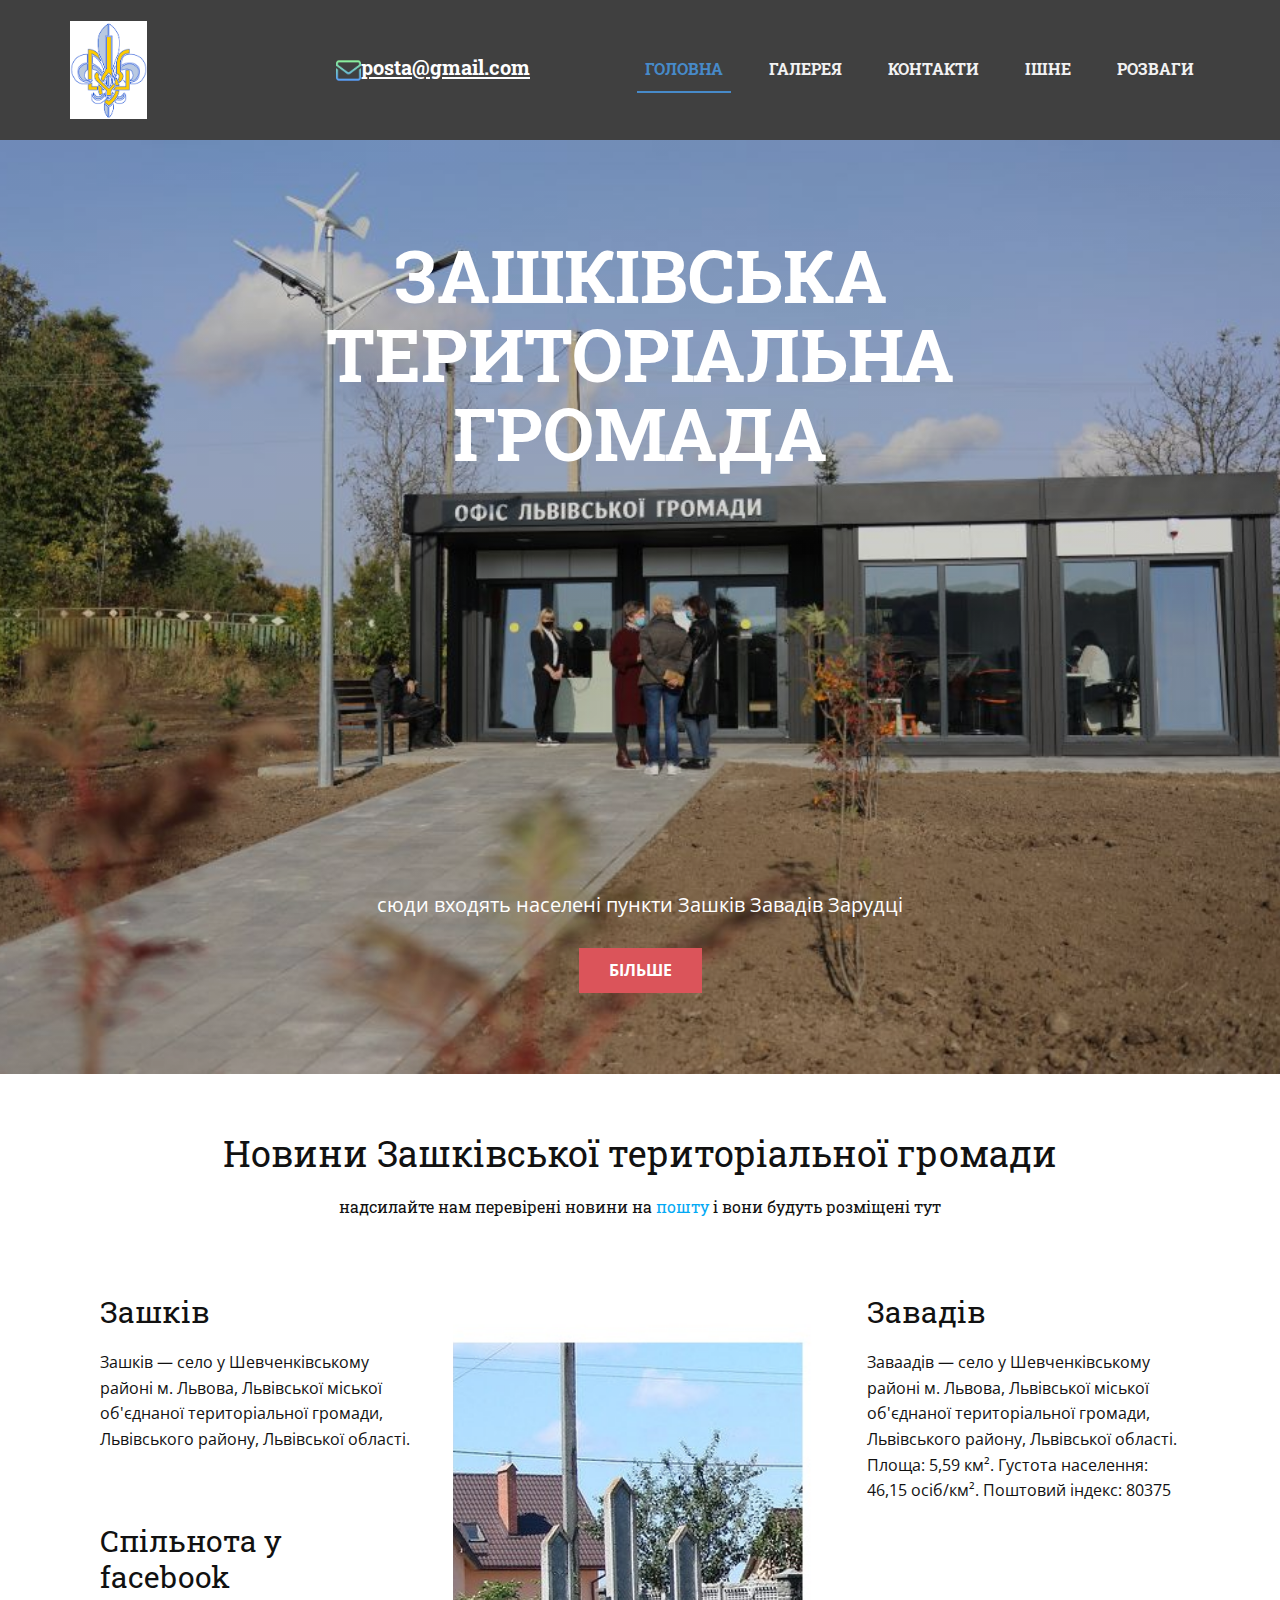
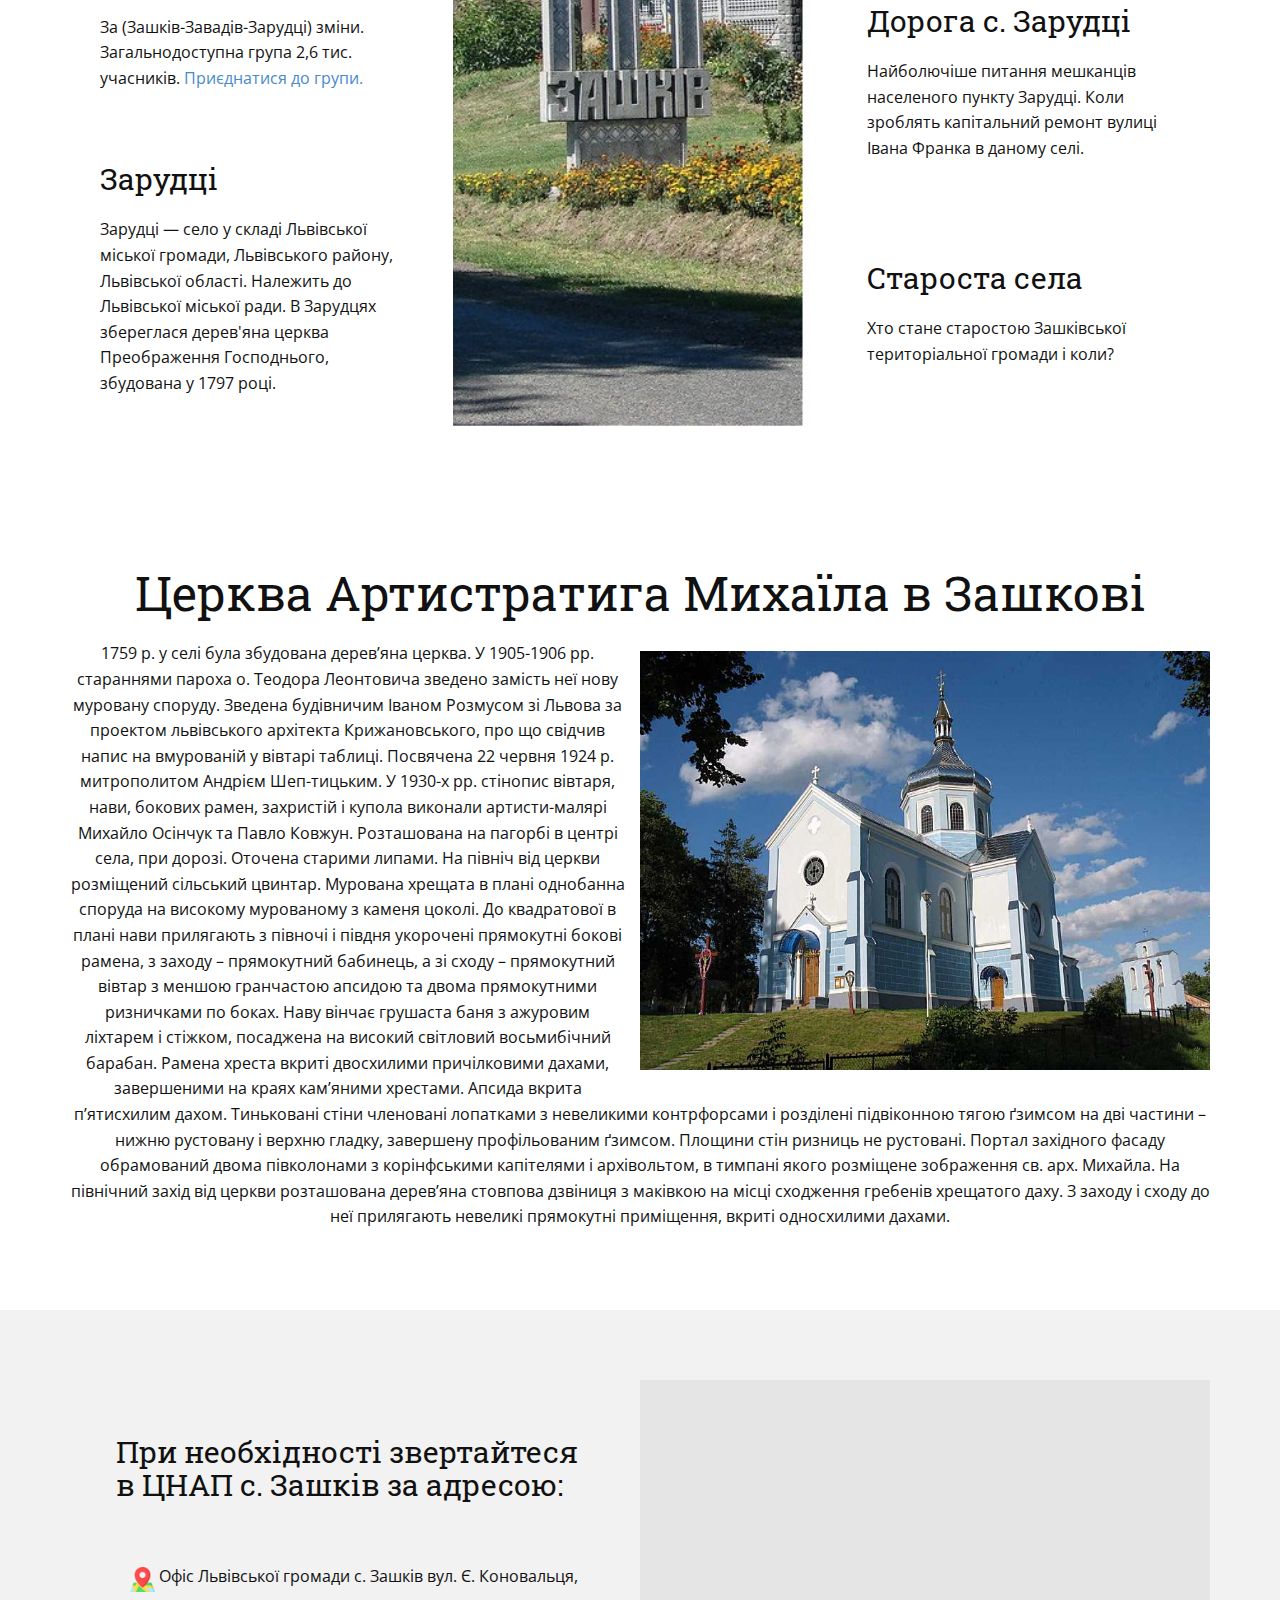
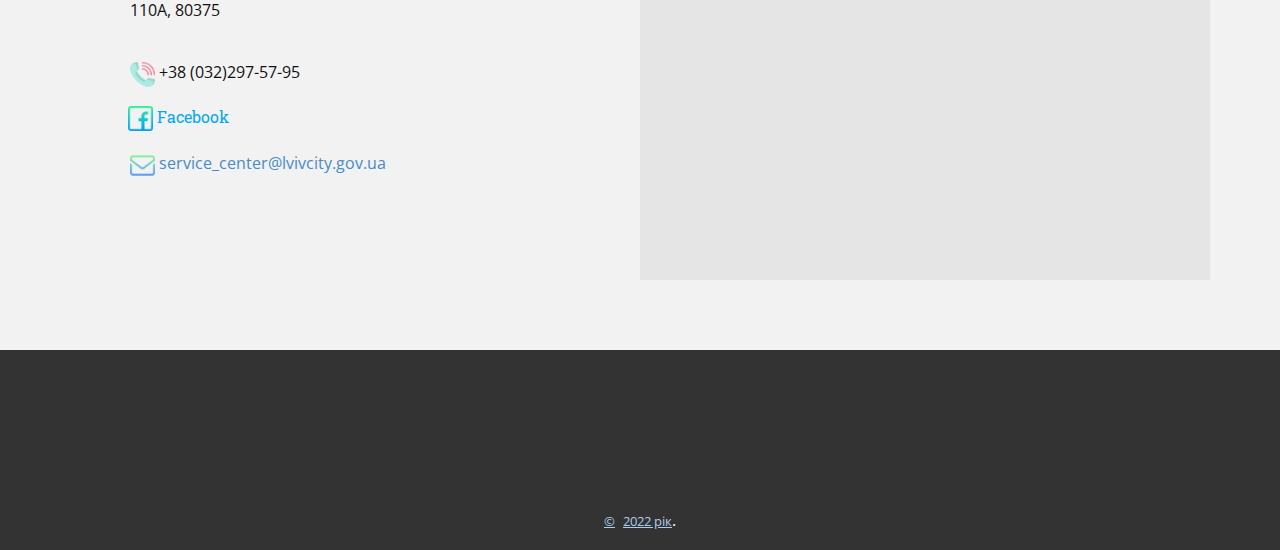
<file: Головна.html>
<!DOCTYPE html>
<html style="font-size: 16px;">
  <head>
    <meta name="viewport" content="width=device-width, initial-scale=1.0">
    <meta charset="utf-8">
    <meta name="keywords" content="ЗАШКІВСЬКА ТГ, Що про Нас говорять, Заголовок 6-го поста, Заголовок 5-го поста, Заголовок 4-го поста, Заголовок 3-го поста, Головні Новини, Церква Артистратига Михаїла в Зашкові, Завітайте до нас за адресою:​">
    <meta name="description" content="">
    <meta name="page_type" content="np-template-header-footer-from-plugin">
    <title>Головна</title>

    <!-- <link type="image/x-icon" href="images/favicon.ico" rel="icon">
    <link type="image/x-icon" href="images/favicon.ico" rel="shortcut icon"> -->
    <link rel="stylesheet" href="nicepage.css" media="screen">
    <link rel="stylesheet" href="Головна.css" media="screen">
    <link rel="shortcut icon" type="image/ico" href="images/favicon.ico"/>
    <script class="u-script" type="text/javascript" src="jquery.js" defer=""></script>
    <script class="u-script" type="text/javascript" src="nicepage.js" defer=""></script>
    <meta name="generator" content="Nicepage 4.3.0, nicepage.com">
    <link id="u-theme-google-font" rel="stylesheet" href="https://fonts.googleapis.com/css?family=Roboto:100,100i,300,300i,400,400i,500,500i,700,700i,900,900i|Open+Sans:300,300i,400,400i,600,600i,700,700i,800,800i">
    <link id="u-page-google-font" rel="stylesheet" href="https://fonts.googleapis.com/css?family=Roboto+Slab:100,200,300,400,500,600,700,800,900">
    
    
    
    
    
    
    
    
    <script type="application/ld+json">{
		"@context": "http://...",
		"@type": "Organization",
		"name": "",
		"logo": "images/logo.png"
}</script>
    <meta name="theme-color" content="#478ac9">
    <meta property="og:title" content="Головна">
    <meta property="og:type" content="website">
  </head>
  <body class="u-body u-stick-footer"><header class="u-clearfix u-grey-75 u-header u-sticky u-sticky-56bd u-header" id="sec-a7f6"><div class="u-clearfix u-sheet u-sheet-1">
        <a href="index.html" data-page-id="798429939" class="u-align-left u-image u-logo u-image-1" data-image-width="199" data-image-height="254" title="Головна">
          <img src="images/logo.png" class="u-logo-image u-logo-image-1">
        </a>
        <nav class="u-align-right u-menu u-menu-dropdown u-offcanvas u-menu-1">
          <div class="menu-collapse u-custom-font u-font-roboto-slab" style="font-size: 1rem; letter-spacing: 0px; text-transform: uppercase; font-weight: 700;">
            <a class="u-button-style u-custom-active-border-color u-custom-border u-custom-border-color u-custom-borders u-custom-hover-border-color u-custom-hover-color u-custom-left-right-menu-spacing u-custom-padding-bottom u-custom-text-active-color u-custom-text-color u-custom-text-hover-color u-custom-top-bottom-menu-spacing u-nav-link u-text-active-palette-1-base u-text-hover-palette-2-base" href="#">
              <svg class="u-svg-link" viewBox="0 0 24 24"><use xmlns:xlink="http://" xlink:href="#menu-hamburger"></use></svg>
              <svg class="u-svg-content" version="1.1" id="menu-hamburger" viewBox="0 0 16 16" x="0px" y="0px" xmlns:xlink="http://" xmlns="http://"><g><rect y="1" width="16" height="2"></rect><rect y="7" width="16" height="2"></rect><rect y="13" width="16" height="2"></rect>
</g></svg>
            </a>
          </div>
          <div class="u-custom-menu u-nav-container">
            <ul class="u-custom-font u-font-roboto-slab u-nav u-spacing-30 u-unstyled u-nav-1"><li class="u-nav-item"><a class="u-border-2 u-border-active-palette-1-base u-border-hover-palette-1-base u-border-no-left u-border-no-right u-border-no-top u-button-style u-nav-link u-text-active-palette-1-base u-text-grey-5 u-text-hover-grey-15" href="index.html" style="padding: 14px 8px;">Головна</a>
</li><li class="u-nav-item"><a class="u-border-2 u-border-active-palette-1-base u-border-hover-palette-1-base u-border-no-left u-border-no-right u-border-no-top u-button-style u-nav-link u-text-active-palette-1-base u-text-grey-5 u-text-hover-grey-15" href="Галерея.html" style="padding: 14px 8px;">Галерея</a>
</li><li class="u-nav-item"><a class="u-border-2 u-border-active-palette-1-base u-border-hover-palette-1-base u-border-no-left u-border-no-right u-border-no-top u-button-style u-nav-link u-text-active-palette-1-base u-text-grey-5 u-text-hover-grey-15" href="Контакти.html" style="padding: 14px 8px;">Контакти</a>
</li><li class="u-nav-item"><a class="u-border-2 u-border-active-palette-1-base u-border-hover-palette-1-base u-border-no-left u-border-no-right u-border-no-top u-button-style u-nav-link u-text-active-palette-1-base u-text-grey-5 u-text-hover-grey-15" href="Ішне.html" style="padding: 14px 8px;">Ішне</a>
</li><li class="u-nav-item"><a class="u-border-2 u-border-active-palette-1-base u-border-hover-palette-1-base u-border-no-left u-border-no-right u-border-no-top u-button-style u-nav-link u-text-active-palette-1-base u-text-grey-5 u-text-hover-grey-15" href="Розваги.html" style="padding: 14px 16px 14px 8px;">Розваги</a>
</li></ul>
          </div>
          <div class="u-custom-menu u-nav-container-collapse">
            <div class="u-black u-container-style u-inner-container-layout u-opacity u-opacity-95 u-sidenav">
              <div class="u-inner-container-layout u-sidenav-overflow">
                <div class="u-menu-close"></div>
                <ul class="u-align-center u-nav u-popupmenu-items u-unstyled u-nav-2"><li class="u-nav-item"><a class="u-button-style u-nav-link" href="index.html" style="padding: 8px 0px;">Головна</a>
</li><li class="u-nav-item"><a class="u-button-style u-nav-link" href="Галерея.html" style="padding: 8px 0px;">Галерея</a>
</li><li class="u-nav-item"><a class="u-button-style u-nav-link" href="Контакти.html" style="padding: 8px 0px;">Контакти</a>
</li><li class="u-nav-item"><a class="u-button-style u-nav-link" href="Ішне.html" style="padding: 8px 0px;">Ішне</a>
</li><li class="u-nav-item"><a class="u-button-style u-nav-link" href="Розваги.html" style="padding: 8px 0px;">Розваги</a>
</li></ul>
              </div>
            </div>
            <div class="u-black u-menu-overlay u-opacity u-opacity-70"></div>
          </div>
        </nav>
        <a href="mailto:zashkivskatg@gmail.com" class="u-active-none u-align-center-xs u-bottom-left-radius-0 u-bottom-right-radius-0 u-btn u-btn-rectangle u-button-style u-custom-font u-font-roboto-slab u-hover-none u-none u-radius-0 u-text-custom-color-1 u-top-left-radius-0 u-top-right-radius-0 u-btn-1"><span class="u-file-icon u-icon u-icon-1"><img src="images/3781615.png" alt=""></span>posta@gmail.com
        </a>
      </div></header>
    <section class="u-align-center u-clearfix u-image u-shading u-section-1" src="" data-image-width="1000" data-image-height="667" id="sec-ac2d">
      <div class="u-clearfix u-sheet u-sheet-1">
        <h1 class="u-custom-font u-font-roboto-slab u-text u-text-default-xl u-title u-text-1">ЗАШКІВСЬКА ТЕРИТОРІАЛЬНА<br>ГРОМАДА
        </h1>
        <p class="u-large-text u-text u-text-default u-text-variant u-text-2">сюди входять населені пункти Зашків Завадів Зарудці</p>
        <a href="#" class="u-btn u-button-style u-palette-2-base u-btn-1">більше</a>
      </div>
    </section>
    <section class="u-align-center-lg u-align-center-md u-align-center-xl u-align-left-sm u-align-left-xs u-clearfix u-section-2" data-image-width="2000" data-image-height="1333" id="sec-db02">
      <div class="u-clearfix u-sheet u-valign-middle u-sheet-1">
        <h2 class="u-custom-font u-font-roboto-slab u-text u-text-default u-text-1">Новини Зашківської територіальної громади</h2>
        <p class="u-custom-font u-font-roboto-slab u-text u-text-2">надсилайте нам перевірені новини на <a href="mailto:zashkivskatg@gmail.com" class="u-active-none u-border-none u-btn u-button-link u-button-style u-hover-none u-none u-text-palette-1-base u-btn-1">пошту</a> і вони будуть розміщені тут
        </p>
        <div class="u-clearfix u-expanded-width u-gutter-10 u-layout-wrap u-layout-wrap-1">
          <div class="u-gutter-0 u-layout">
            <div class="u-layout-row">
              <div class="u-size-20 u-size-30-md">
                <div class="u-layout-col">
                  <div class="u-align-left u-container-style u-layout-cell u-left-cell u-size-20 u-layout-cell-1">
                    <div class="u-container-layout u-valign-top u-container-layout-1">
                      <h3 class="u-custom-font u-font-roboto-slab u-text u-text-default u-text-3">Зашків &nbsp;</h3>
                      <p class="u-text u-text-4">Зашків — село у Шевченківському районі м. Львова, Львівської міської об'єднаної територіальної громади, Львівського району, Львівської області.</p>
                    </div>
                  </div>
                  <div class="u-align-left u-container-style u-layout-cell u-left-cell u-size-20 u-layout-cell-2">
                    <div class="u-container-layout u-valign-top u-container-layout-2">
                      <h3 class="u-custom-font u-font-roboto-slab u-text u-text-default u-text-5"> Спільнота у facebook&nbsp;</h3>
                      <p class="u-text u-text-6">За (Зашків-Завадів-Зарудці) зміни. Загальнодоступна група 2,6 тис. учасників. <a href="https://uk-ua.facebook.com/groups/1166999653318210/" class="">Приєднатися до групи.</a>
                      </p>
                    </div>
                  </div>
                  <div class="u-align-left u-container-style u-layout-cell u-left-cell u-size-20 u-layout-cell-3">
                    <div class="u-container-layout u-valign-top u-container-layout-3">
                      <h3 class="u-custom-font u-font-roboto-slab u-text u-text-default u-text-7"> Зарудці &nbsp;</h3>
                      <p class="u-text u-text-8">Зарудці — село у складі Львівської міської громади, Львівського району, Львівської області. Належить до Львівської міської ради. В Зарудцях збереглася дерев'яна церква Преображення Господнього, збудована у 1797 році.</p>
                    </div>
                  </div>
                </div>
              </div>
              <div class="u-size-20 u-size-30-md">
                <div class="u-layout-row">
                  <div class="u-align-left u-container-style u-image u-layout-cell u-size-60 u-image-1" src="" data-image-width="501" data-image-height="600">
                    <div class="u-container-layout u-valign-top u-container-layout-4" src=""></div>
                  </div>
                </div>
              </div>
              <div class="u-size-20 u-size-60-md">
                <div class="u-layout-col">
                  <div class="u-align-left u-container-style u-layout-cell u-right-cell u-size-20 u-layout-cell-5">
                    <div class="u-container-layout u-valign-top u-container-layout-5">
                      <h3 class="u-custom-font u-font-roboto-slab u-text u-text-default u-text-9"> Завадів &nbsp;</h3>
                      <p class="u-text u-text-10">Заваадів — село у Шевченківському районі м. Львова, Львівської міської об'єднаної територіальної громади, Львівського району, Львівської області. Площа: 5,59 км². Густота населення: 46,15 осіб/км². Поштовий індекс: 80375</p>
                    </div>
                  </div>
                  <div class="u-align-left u-container-style u-layout-cell u-right-cell u-size-20 u-layout-cell-6">
                    <div class="u-container-layout u-valign-top u-container-layout-6">
                      <h3 class="u-custom-font u-font-roboto-slab u-text u-text-default u-text-11"> Дорога с. Зарудці &nbsp;</h3>
                      <p class="u-text u-text-12">Найболючіше питання мешканців населеного пункту Зарудці. Коли зроблять капітальний ремонт вулиці Івана Франка в даному селі.</p>
                    </div>
                  </div>
                  <div class="u-align-left u-container-style u-layout-cell u-right-cell u-size-20 u-layout-cell-7">
                    <div class="u-container-layout u-valign-top u-container-layout-7">
                      <h3 class="u-custom-font u-font-roboto-slab u-text u-text-default u-text-13"> Староста села &nbsp;</h3>
                      <p class="u-text u-text-14">Хто стане старостою Зашківської територіальної громади і коли?</p>
                    </div>
                  </div>
                </div>
              </div>
            </div>
          </div>
        </div>
      </div>
    </section>

    <!-- СЕКЦІЯ ІНШІ НОВИНИ -->

    <!-- <section class="u-align-center u-clearfix u-grey-5 u-section-3" id="sec-6122">
      <div class="u-clearfix u-sheet u-sheet-1">
        <h2 class="u-custom-font u-font-roboto-slab u-text u-text-default u-text-1">ІНШІ НОВИНИ</h2>
        <div class="u-accordion u-expanded-width u-spacing-2 u-accordion-1">
          <div class="u-accordion-item">
            <a class="active u-accordion-link u-active-grey-15 u-button-style u-white u-accordion-link-1" id="link-accordion-7c0e" aria-controls="accordion-7c0e" aria-selected="true">
              <span class="u-accordion-link-text">Enim eu turpis egestas pretium</span><span class="u-accordion-link-icon u-accordion-link-icon-hidden u-icon u-icon-circle u-text-palette-1-base u-icon-1"><svg class="u-svg-link" preserveAspectRatio="xMidYMin slice" viewBox="0 0 16 16" style=""><use xmlns:xlink="http://www.w3.org/1999/xlink" xlink:href="#svg-3277"></use></svg><svg class="u-svg-content" viewBox="0 0 16 16" x="0px" y="0px" id="svg-3277"><path d="M8,10.7L1.6,5.3c-0.4-0.4-1-0.4-1.3,0c-0.4,0.4-0.4,0.9,0,1.3l7.2,6.1c0.1,0.1,0.4,0.2,0.6,0.2s0.4-0.1,0.6-0.2l7.1-6
	c0.4-0.4,0.4-0.9,0-1.3c-0.4-0.4-1-0.4-1.3,0L8,10.7z"></path></svg></span>
            </a>
            <div class="u-accordion-active u-accordion-pane u-align-left u-container-style u-accordion-pane-1" id="accordion-7c0e" aria-labelledby="link-accordion-7c0e">
              <div class="u-container-layout u-valign-top u-container-layout-1">
                <p class="u-text u-text-2">Interdum velit euismod in pellentesque massa placerat duis. Tristique et egestas quis ipsum suspendisse ultrices gravida dictum fusce. Nibh nisl condimentum.</p>
                <ul class="u-custom-list u-text u-text-3">
                  <li>
                    <div class="u-list-icon">
                      <div xmlns="http://www.w3.org/2000/svg" xmlns:xlink="http://www.w3.org/1999/xlink" version="1.1" xml:space="preserve" class="u-svg-content">–</div>
                    </div>Mattis nunc sed blandit libero volutpat. 
                  </li>
                  <li>
                    <div class="u-list-icon">
                      <div xmlns="http://www.w3.org/2000/svg" xmlns:xlink="http://www.w3.org/1999/xlink" version="1.1" xml:space="preserve" class="u-svg-content">–</div>
                    </div>Tortor at risus viverra adipiscing at in tellus. 
                  </li>
                  <li>
                    <div class="u-list-icon">
                      <div xmlns="http://www.w3.org/2000/svg" xmlns:xlink="http://www.w3.org/1999/xlink" version="1.1" xml:space="preserve" class="u-svg-content">–</div>
                    </div>Purus ut faucibus pulvinar elementum. 
                  </li>
                  <li>
                    <div class="u-list-icon">
                      <div xmlns="http://www.w3.org/2000/svg" xmlns:xlink="http://www.w3.org/1999/xlink" version="1.1" xml:space="preserve" class="u-svg-content">–</div>
                    </div>Blandit turpis cursus in hac habitasse. 
                  </li>
                </ul>
              </div>
            </div>
          </div>
          <div class="u-accordion-item">
            <a class="u-accordion-link u-active-grey-15 u-button-style u-white u-accordion-link-2" id="link-accordion-05cb" aria-controls="accordion-05cb" aria-selected="false">
              <span class="u-accordion-link-text">Donec pretium vulputate</span><span class="u-accordion-link-icon u-accordion-link-icon-hidden u-icon u-icon-circle u-text-palette-1-base u-icon-2"><svg class="u-svg-link" preserveAspectRatio="xMidYMin slice" viewBox="0 0 16 16" style=""><use xmlns:xlink="http://www.w3.org/1999/xlink" xlink:href="#svg-9e64"></use></svg><svg class="u-svg-content" viewBox="0 0 16 16" x="0px" y="0px" id="svg-9e64"><path d="M8,10.7L1.6,5.3c-0.4-0.4-1-0.4-1.3,0c-0.4,0.4-0.4,0.9,0,1.3l7.2,6.1c0.1,0.1,0.4,0.2,0.6,0.2s0.4-0.1,0.6-0.2l7.1-6
	c0.4-0.4,0.4-0.9,0-1.3c-0.4-0.4-1-0.4-1.3,0L8,10.7z"></path></svg></span>
            </a>
            <div class="u-accordion-pane u-container-style u-accordion-pane-2" id="accordion-05cb" aria-labelledby="link-accordion-05cb">
              <div class="u-container-layout u-valign-top u-container-layout-2">
                <ul class="u-custom-list u-text u-text-4">
                  <li>
                    <div class="u-list-icon">
                      <div xmlns="http://www.w3.org/2000/svg" xmlns:xlink="http://www.w3.org/1999/xlink" version="1.1" xml:space="preserve" class="u-svg-content">–</div>
                    </div>Interdum velit euismod in pellentesque massa. 
                  </li>
                  <li>
                    <div class="u-list-icon">
                      <div xmlns="http://www.w3.org/2000/svg" xmlns:xlink="http://www.w3.org/1999/xlink" version="1.1" xml:space="preserve" class="u-svg-content">–</div>
                    </div>Tristique et egestas quis ipsum suspendisse ultrices gravidae. 
                  </li>
                  <li>
                    <div class="u-list-icon">
                      <div xmlns="http://www.w3.org/2000/svg" xmlns:xlink="http://www.w3.org/1999/xlink" version="1.1" xml:space="preserve" class="u-svg-content">–</div>
                    </div>Nibh nisl condimentum id venenatis a condimentum. 
                  </li>
                  <li>
                    <div class="u-list-icon">
                      <div xmlns="http://www.w3.org/2000/svg" xmlns:xlink="http://www.w3.org/1999/xlink" version="1.1" xml:space="preserve" class="u-svg-content">–</div>
                    </div>Diam volutpat commodo sed egestas egestas fringilla. 
                  </li>
                </ul>
              </div>
            </div>
          </div>
          <div class="u-accordion-item">
            <a class="u-accordion-link u-active-grey-15 u-button-style u-white u-accordion-link-3" id="link-accordion-a6bb" aria-controls="accordion-a6bb" aria-selected="false">
              <span class="u-accordion-link-text">Placerat duis ultricies</span><span class="u-accordion-link-icon u-accordion-link-icon-hidden u-icon u-icon-circle u-text-palette-1-base u-icon-3"><svg class="u-svg-link" preserveAspectRatio="xMidYMin slice" viewBox="0 0 16 16" style=""><use xmlns:xlink="http://www.w3.org/1999/xlink" xlink:href="#svg-7026"></use></svg><svg class="u-svg-content" viewBox="0 0 16 16" x="0px" y="0px" id="svg-7026"><path d="M8,10.7L1.6,5.3c-0.4-0.4-1-0.4-1.3,0c-0.4,0.4-0.4,0.9,0,1.3l7.2,6.1c0.1,0.1,0.4,0.2,0.6,0.2s0.4-0.1,0.6-0.2l7.1-6
	c0.4-0.4,0.4-0.9,0-1.3c-0.4-0.4-1-0.4-1.3,0L8,10.7z"></path></svg></span>
            </a>
            <div class="u-accordion-pane u-container-style u-accordion-pane-3" id="accordion-a6bb" aria-labelledby="link-accordion-a6bb">
              <div class="u-container-layout u-valign-top u-container-layout-3">
                <ul class="u-custom-list u-text u-text-5">
                  <li>
                    <div class="u-list-icon">
                      <div xmlns="http://www.w3.org/2000/svg" xmlns:xlink="http://www.w3.org/1999/xlink" version="1.1" xml:space="preserve" class="u-svg-content">–</div>
                    </div>Mattis nunc sed blandit libero volutpat. 
                  </li>
                  <li>
                    <div class="u-list-icon">
                      <div xmlns="http://www.w3.org/2000/svg" xmlns:xlink="http://www.w3.org/1999/xlink" version="1.1" xml:space="preserve" class="u-svg-content">–</div>
                    </div>Tortor at risus viverra adipiscing at in tellus. 
                  </li>
                  <li>
                    <div class="u-list-icon">
                      <div xmlns="http://www.w3.org/2000/svg" xmlns:xlink="http://www.w3.org/1999/xlink" version="1.1" xml:space="preserve" class="u-svg-content">–</div>
                    </div>Purus ut faucibus pulvinar elementum. 
                  </li>
                  <li>
                    <div class="u-list-icon">
                      <div xmlns="http://www.w3.org/2000/svg" xmlns:xlink="http://www.w3.org/1999/xlink" version="1.1" xml:space="preserve" class="u-svg-content">–</div>
                    </div>Blandit turpis cursus in hac habitasse.e. 
                  </li>
                </ul>
              </div>
            </div>
          </div>
          <div class="u-accordion-item">
            <a class="u-accordion-link u-active-grey-15 u-button-style u-white u-accordion-link-4" id="link-f318" aria-controls="f318" aria-selected="false">
              <span class="u-accordion-link-text">Новая вкладка</span><span class="u-accordion-link-icon u-accordion-link-icon-hidden u-icon u-icon-circle u-text-palette-1-base u-icon-4"><svg class="u-svg-link" preserveAspectRatio="xMidYMin slice" viewBox="0 0 16 16" style=""><use xmlns:xlink="http://www.w3.org/1999/xlink" xlink:href="#svg-cbe8"></use></svg><svg class="u-svg-content" viewBox="0 0 16 16" x="0px" y="0px" id="svg-cbe8"><path d="M8,10.7L1.6,5.3c-0.4-0.4-1-0.4-1.3,0c-0.4,0.4-0.4,0.9,0,1.3l7.2,6.1c0.1,0.1,0.4,0.2,0.6,0.2s0.4-0.1,0.6-0.2l7.1-6
	c0.4-0.4,0.4-0.9,0-1.3c-0.4-0.4-1-0.4-1.3,0L8,10.7z"></path></svg></span>
            </a>
            <div class="u-accordion-pane u-align-left u-container-style u-accordion-pane-4" id="f318" aria-labelledby="link-f318">
              <div class="u-container-layout u-container-layout-4"></div>
            </div>
          </div>
          <div class="u-accordion-item">
            <a class="u-accordion-link u-active-grey-15 u-button-style u-white u-accordion-link-5" id="link-ff19" aria-controls="ff19" aria-selected="false">
              <span class="u-accordion-link-text">Новая вкладка</span><span class="u-accordion-link-icon u-accordion-link-icon-hidden u-icon u-icon-circle u-text-palette-1-base u-icon-5"><svg class="u-svg-link" preserveAspectRatio="xMidYMin slice" viewBox="0 0 16 16" style=""><use xmlns:xlink="http://www.w3.org/1999/xlink" xlink:href="#svg-c2db"></use></svg><svg class="u-svg-content" viewBox="0 0 16 16" x="0px" y="0px" id="svg-c2db"><path d="M8,10.7L1.6,5.3c-0.4-0.4-1-0.4-1.3,0c-0.4,0.4-0.4,0.9,0,1.3l7.2,6.1c0.1,0.1,0.4,0.2,0.6,0.2s0.4-0.1,0.6-0.2l7.1-6
	c0.4-0.4,0.4-0.9,0-1.3c-0.4-0.4-1-0.4-1.3,0L8,10.7z"></path></svg></span>
            </a>
            <div class="u-accordion-pane u-align-left u-container-style u-accordion-pane-5" id="ff19" aria-labelledby="link-ff19">
              <div class="u-container-layout u-container-layout-5"></div>
            </div>
          </div>
        </div>
      </div>
    </section> -->

    <!-- СЕКЦІЯ ВІТАННЯ З ДНЕМ Народженням -->

    <!-- <section class="u-clearfix u-section-4" id="sec-267a">
      <div class="u-clearfix u-sheet u-sheet-1">
        <blockquote class="u-text u-text-default-lg u-text-1">Сьогодні вітаємо мешканця населеного пункту Зашків&nbsp;Іванова Івана Івановича з Днем Народженням!</blockquote>
        <div class="u-clearfix u-expanded-width u-gutter-0 u-layout-wrap u-layout-wrap-1">
          <div class="u-layout">
            <div class="u-layout-row">
              <div class="u-align-center u-container-style u-layout-cell u-left-cell u-size-23 u-layout-cell-1">
                <div class="u-container-layout u-valign-middle u-container-layout-1">
                  <div alt="" class="u-image u-image-circle u-image-1" src="" data-image-width="256" data-image-height="256"></div>
                </div>
              </div>
              <div class="u-align-left u-container-style u-layout-cell u-right-cell u-size-37 u-layout-cell-2">
                <div class="u-container-layout u-valign-middle-xl u-valign-top-xs u-container-layout-2">
                  <h2 class="u-custom-font u-font-roboto-slab u-text u-text-default u-text-2">Заголовок</h2>
                  <p class="u-text u-text-3">Paragraph. Lorem ipsum dolor sit amet, consectetur adipiscing elit. Curabitur id suscipit ex. Suspendisse rhoncus laoreet purus quis elementum. Phasellus sed efficitur dolor, et ultricies sapien. Quisque fringilla sit amet dolor commodo efficitur. Aliquam et sem odio. In ullamcorper nisi nunc, et molestie ipsum iaculis sit amet.</p>
                  <a href="" class="u-btn u-button-style u-btn-1">БІЛЬШЕ...</a>
                </div>
              </div>
            </div>
          </div>
        </div>
      </div>
    </section> -->

    <!-- СЕКЦІЯ РОЗПОВІДІ -->

    <!-- <section class="u-align-center u-clearfix u-section-5" id="sec-079e">
      <div class="u-clearfix u-sheet u-sheet-1">
        <h2 class="u-custom-font u-font-roboto-slab u-text u-text-default u-text-1">Що розповідають мешканці Зашківської ТГ</h2>
        <p class="u-text u-text-2">тут розміщені розповіді мешканців, які хотіли щоб їх почули інші</p>
        <div class="u-expanded-width u-list u-list-1">
          <div class="u-repeater u-repeater-1">
            <div class="u-align-center u-container-style u-list-item u-repeater-item">
              <div class="u-container-layout u-similar-container u-valign-top u-container-layout-1">
                <div alt="" class="u-image u-image-circle u-image-1" src="" data-image-width="256" data-image-height="256"></div>
                <p class="u-text u-text-3">"Aenean pulvinar dui ornare, feugiat lorem non, ultrices justo. Mauris efficitur, mauris in auctor euismod, quam elit ultrices urna, eget eleifend arcu risus id metus. Maecenas ex enim, mattis eu velit vitae, blandit mattis sapien. Sed aliquam leo et semper vestibulum."</p>
                <h5 class="u-text u-text-4">Mattie Smith</h5>
                <h6 class="u-text u-text-5">Chief Accountant</h6>
              </div>
            </div>
            <div class="u-align-center u-container-style u-list-item u-repeater-item">
              <div class="u-container-layout u-similar-container u-valign-top u-container-layout-2">
                <div alt="" class="u-image u-image-circle u-image-2" src="" data-image-width="256" data-image-height="256"></div>
                <p class="u-text u-text-6">"Aenean pulvinar dui ornare, feugiat lorem non, ultrices justo. Mauris efficitur, mauris in auctor euismod, quam elit ultrices urna, eget eleifend arcu risus id metus. Maecenas ex enim, mattis eu velit vitae, blandit mattis sapien. Sed aliquam leo et semper vestibulum."</p>
                <h5 class="u-text u-text-7">Bertie Norton</h5>
                <h6 class="u-text u-text-8">Secretary</h6>
              </div>
            </div>
            <div class="u-align-center u-container-style u-list-item u-repeater-item">
              <div class="u-container-layout u-similar-container u-valign-top u-container-layout-3">
                <div alt="" class="u-image u-image-circle u-image-3" src="" data-image-width="256" data-image-height="256"></div>
                <p class="u-text u-text-9">"Aenean pulvinar dui ornare, feugiat lorem non, ultrices justo. Mauris efficitur, mauris in auctor euismod, quam elit ultrices urna, eget eleifend arcu risus id metus. Maecenas ex enim, mattis eu velit vitae, blandit mattis sapien. Sed aliquam leo et semper vestibulum."</p>
                <h5 class="u-text u-text-10">Nat Reynolds</h5>
                <h6 class="u-text u-text-11">Accountant-auditor</h6>
              </div>
            </div>
          </div>
        </div>
      </div>
    </section> -->

    <!-- СЕКЦІЯ Стаття -->

    <section class="u-clearfix u-section-6" id="sec-300a">
      <div class="u-clearfix u-sheet u-valign-middle u-sheet-1">
        <div class="fr-view u-align-center u-clearfix u-rich-text u-text u-text-1">
          <h1>
            <span class="u-custom-font u-font-roboto-slab">Церква Артистратига Михаїла в Зашкові</span>
          </h1>
          <p id="isPasted">
            <img src="images/cerkva_zashkiv.jpg" width="570" style="width: 570px;" class="fr-dii fr-fic fr-fir">
          </p>
          <p>1759 p. у селі була збудована дерев’яна церква. У 1905-1906 pp. стараннями пароха о. Теодора Леонтовича зведено замість неї нову муровану споруду. Зведена будівничим Іваном Розмусом зі Львова за проектом львівського архітекта Крижановського, про що свідчив напис на вмурованій у вівтарі таблиці. Посвячена 22 червня 1924 р. митрополитом Андрієм Шеп-тицьким. У 1930-х pp. стінопис вівтаря, нави, бокових рамен, захристій і купола виконали артисти-малярі Михайло Осінчук та Павло Ковжун. Розташована на пагорбі в центрі села, при дорозі. Оточена старими липами. На північ від церкви розміщений сільський цвинтар. Мурована хрещата в плані однобанна споруда на високому мурованому з каменя цоколі. До квадратової в плані нави прилягають з півночі і півдня укорочені прямокутні бокові рамена, з заходу – прямокутний бабинець, а зі сходу – прямокутний вівтар з меншою гранчастою апсидою та двома прямокутними ризничками по боках. Наву вінчає грушаста баня з ажуровим ліхтарем і стіжком, посаджена на високий світловий восьмибічний барабан. Рамена хреста вкриті двосхилими причілковими дахами, завершеними на краях кам’яними хрестами. Апсида вкрита п’ятисхилим дахом. Тиньковані стіни членовані лопатками з невеликими контрфорсами і розділені підвіконною тягою ґзимсом на дві частини – нижню рустовану і верхню гладку, завершену профільованим ґзимсом. Площини стін ризниць не рустовані. Портал західного фасаду обрамований двома півколонами з корінфськими капітелями і архівольтом, в тимпані якого розміщене зображення св. арх. Михайла. На північний захід від церкви розташована дерев’яна стовпова дзвіниця з маківкою на місці сходження гребенів хрещатого даху. З заходу і сходу до неї прилягають невеликі прямокутні приміщення, вкриті односхилими дахами.</p>
        </div>
      </div>
    </section>

    <!-- СЕКЦІЯ карта -->

    <section class="u-clearfix u-grey-5 u-section-7" id="sec-0199">
      <div class="u-clearfix u-sheet u-sheet-1">
        <div class="u-clearfix u-expanded-width u-layout-wrap u-layout-wrap-1">
          <div class="u-layout">
            <div class="u-layout-row">
              <div class="u-align-left u-container-style u-layout-cell u-left-cell u-size-30 u-layout-cell-1">
                <div class="u-container-layout u-container-layout-1">
                  <h2 class="u-custom-font u-font-roboto-slab u-text u-text-1">При необхідності звертайтеся<br>в ЦНАП с. Зашків за адресою:
                  </h2>
                  <p class="u-text u-text-2"><span class="u-file-icon u-icon u-icon-1"><img src="images/854901.png" alt=""></span>&nbsp;Офіс Львівської громади с. Зашків вул. Є. Коновальця, 110А, 80375
                  </p>
                  <p class="u-text u-text-3"><span class="u-file-icon u-icon u-icon-2"><img src="images/2948010.png" alt=""></span>&nbsp;+38 (032)297-57-95
                  </p>
                  <p class="u-text u-text-4"></p>
                  <a href="https://www.facebook.com/cnaplviv/" target="_blank" class="u-active-none u-border-none u-btn u-button-link u-button-style u-custom-font u-font-roboto-slab u-hover-none u-none u-text-palette-1-base u-btn-1"><span class="u-file-icon u-icon u-icon-3"><img src="images/7475431.png" alt=""></span>&nbsp;​Facebook
                  </a>
                  <p class="u-text u-text-5"><span class="u-file-icon u-icon u-icon-4"><img src="images/37816151.png" alt=""></span>
                    <a href="mailto:contacts@esbnyc.com"> service_center@lvivcity.gov.ua</a>
                  </p>
                </div>
              </div>
              <div class="u-container-style u-layout-cell u-right-cell u-size-30 u-layout-cell-2">
                <div class="u-container-layout u-container-layout-2">
                  <div class="u-expanded u-grey-10 u-map">
                    <div class="embed-responsive">
                      <iframe class="embed-responsive-item" src="//maps.google.com/maps?output=embed&amp;q=%D0%97%D0%B0%D1%88%D0%BA%D1%96%D0%B2&amp;t=m&amp;hl=uk" data-map="[base64]"></iframe>
                    </div>
                  </div>
                </div>
              </div>
            </div>
          </div>
        </div>
      </div>
    </section>
    
    <!-- ФУТЕР -->
    
    <footer class="u-align-center u-clearfix u-footer u-grey-80 u-footer" id="sec-7571"><div class="u-align-left u-clearfix u-sheet u-sheet-1"></div></footer>
    <section class="u-backlink u-clearfix u-grey-80">
      <a class="u-link" href="https://..." target="_blank">
        <span>&copy;</span>
      </a>
      <p class="u-text">
        <!-- <span>написаний у</span> -->
      </p>
      <a class="u-link" href="https://..." target="_blank">
        <span>2022 рік</span>
      </a>.

      <!-- Ішне -->
      
    </section><span style="height: 64px; width: 64px; margin-left: 0px; margin-right: auto; margin-top: 0px; right: 25px; bottom: 35px;" class="u-back-to-top u-border-2 u-border-palette-1-base u-icon u-icon-circle u-opacity u-opacity-85 u-spacing-10 u-text-palette-1-base" data-href="#">
        <svg class="u-svg-link" preserveAspectRatio="xMidYMin slice" viewBox="0 0 551.13 551.13"><use xmlns:xlink="http://www." xlink:href="#svg-1d98"></use></svg>
        <svg class="u-svg-content" enable-background="new 0 0 551.13 551.13" viewBox="0 0 551.13 551.13" xmlns="http://www." id="svg-1d98" data-color="rgb(255, 255, 255)"><path d="m275.565 189.451 223.897 223.897h51.668l-275.565-275.565-275.565 275.565h51.668z"></path></svg>
    </span>
  </body>
</html>
</file>
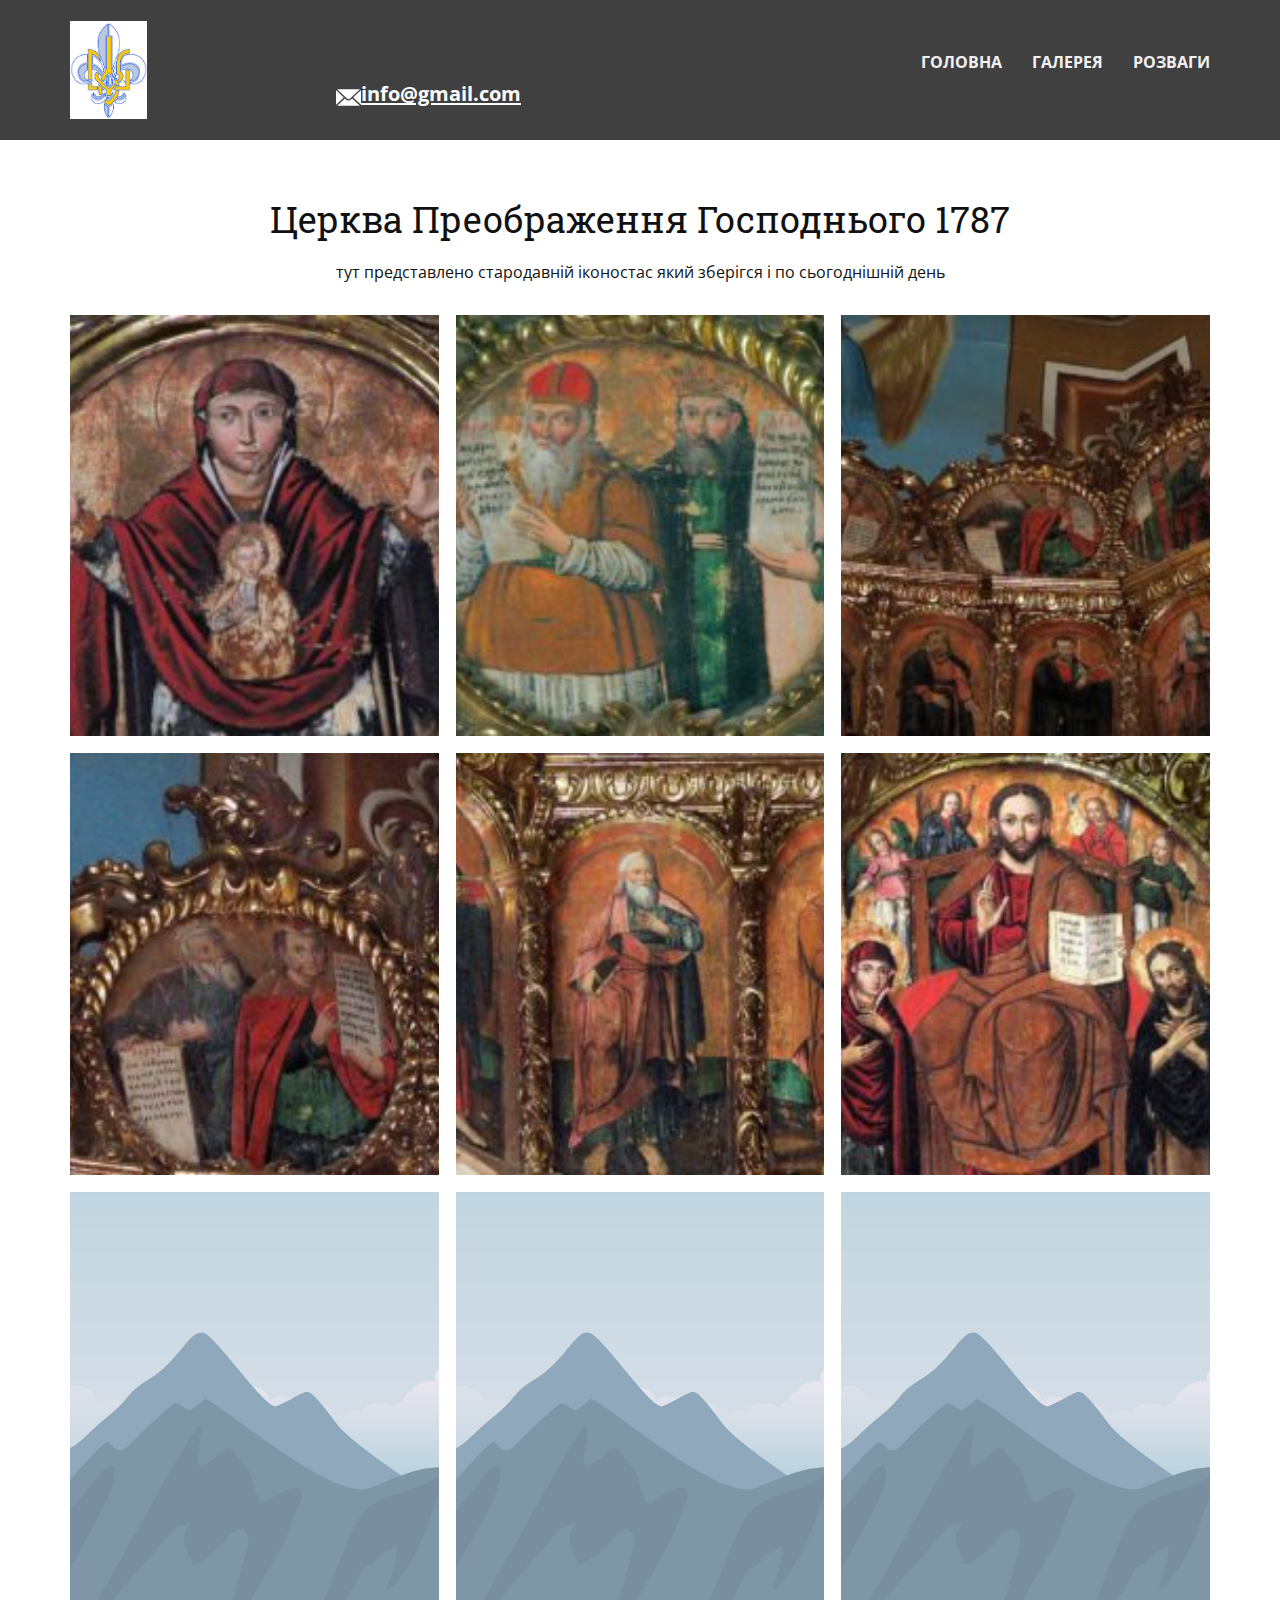
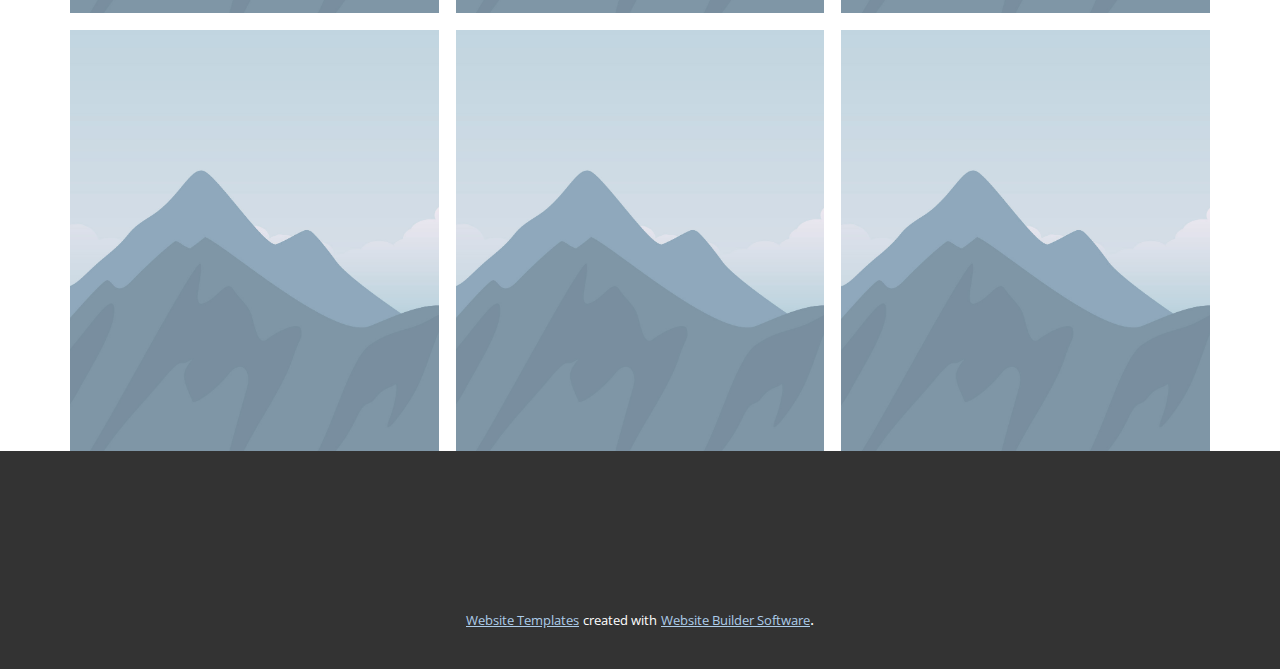
<file: Зарудці.html>
<!DOCTYPE html>
<html style="font-size: 16px;">
  <head>
    <meta name="viewport" content="width=device-width, initial-scale=1.0">
    <meta charset="utf-8">
    <meta name="keywords" content="Іконостас Церкви Преображення Господнього с. Зарудці">
    <meta name="description" content="">
    <meta name="page_type" content="np-template-header-footer-from-plugin">
    <title>Зарудці</title>
    <link rel="stylesheet" href="nicepage.css" media="screen">
<link rel="stylesheet" href="Зарудці.css" media="screen">
    <script class="u-script" type="text/javascript" src="jquery.js" defer=""></script>
    <script class="u-script" type="text/javascript" src="nicepage.js" defer=""></script>
    <meta name="generator" content="Nicepage 4.3.0, nicepage.com">
    <link id="u-theme-google-font" rel="stylesheet" href="https://fonts.googleapis.com/css?family=Roboto:100,100i,300,300i,400,400i,500,500i,700,700i,900,900i|Open+Sans:300,300i,400,400i,600,600i,700,700i,800,800i">
    <link id="u-page-google-font" rel="stylesheet" href="https://fonts.googleapis.com/css?family=Roboto+Slab:100,200,300,400,500,600,700,800,900">
    
    
    <script type="application/ld+json">{
		"@context": "http://schema.org",
		"@type": "Organization",
		"name": "",
		"logo": "images/logo.png"
}</script>
    <meta name="theme-color" content="#478ac9">
    <meta property="og:title" content="Зарудці">
    <meta property="og:type" content="website">
  </head>
  <body class="u-body"><header class="u-clearfix u-grey-75 u-header u-header" id="sec-a7f6"><div class="u-clearfix u-sheet u-valign-middle-sm u-valign-middle-xs u-sheet-1">
        <a href="https://nicepage.com" class="u-image u-logo u-image-1" data-image-width="150" data-image-height="150">
          <img src="images/logo.png" class="u-logo-image u-logo-image-1">
        </a>
        <a href="mailto:info@gmail.com" class="u-active-none u-bottom-left-radius-0 u-bottom-right-radius-0 u-btn u-btn-rectangle u-button-style u-hover-none u-none u-radius-0 u-text-custom-color-1 u-top-left-radius-0 u-top-right-radius-0 u-btn-1"><span class="u-icon u-icon-1"><svg class="u-svg-content" viewBox="0 0 24 16" x="0px" y="0px" style="width: 1em; height: 1em;"><path fill="currentColor" d="M23.8,1.1l-7.3,6.8l7.3,6.8c0.1-0.2,0.2-0.6,0.2-0.9V2C24,1.7,23.9,1.4,23.8,1.1z M21.8,0H2.2
	c-0.4,0-0.7,0.1-1,0.2L10.6,9c0.8,0.8,2.2,0.8,3,0l9.2-8.7C22.6,0.1,22.2,0,21.8,0z M0.2,1.1C0.1,1.4,0,1.7,0,2V14
	c0,0.3,0.1,0.6,0.2,0.9l7.3-6.8L0.2,1.1z M15.5,9l-1.1,1c-1.3,1.2-3.6,1.2-4.9,0l-1-1l-7.3,6.8c0.2,0.1,0.6,0.2,1,0.2H22
	c0.4,0,0.6-0.1,1-0.2L15.5,9z"></path></svg><img></span>info@gmail.com
        </a>
        <nav class="u-menu u-menu-dropdown u-offcanvas u-menu-1">
          <div class="menu-collapse" style="font-size: 1rem; letter-spacing: 0px; font-weight: 700; text-transform: uppercase;">
            <a class="u-button-style u-custom-active-border-color u-custom-border u-custom-border-color u-custom-borders u-custom-hover-border-color u-custom-hover-color u-custom-left-right-menu-spacing u-custom-padding-bottom u-custom-text-active-color u-custom-text-color u-custom-text-hover-color u-custom-top-bottom-menu-spacing u-nav-link u-text-active-palette-1-base u-text-hover-palette-2-base" href="#">
              <svg class="u-svg-link" viewBox="0 0 24 24"><use xmlns:xlink="http://www.w3.org/1999/xlink" xlink:href="#menu-hamburger"></use></svg>
              <svg class="u-svg-content" version="1.1" id="menu-hamburger" viewBox="0 0 16 16" x="0px" y="0px" xmlns:xlink="http://www.w3.org/1999/xlink" xmlns="http://www.w3.org/2000/svg"><g><rect y="1" width="16" height="2"></rect><rect y="7" width="16" height="2"></rect><rect y="13" width="16" height="2"></rect>
</g></svg>
            </a>
          </div>
          <div class="u-custom-menu u-nav-container">
            <ul class="u-nav u-spacing-30 u-unstyled u-nav-1"><li class="u-nav-item"><a class="u-border-2 u-border-active-palette-1-base u-border-hover-palette-1-base u-border-no-left u-border-no-right u-border-no-top u-button-style u-nav-link u-text-active-palette-1-base u-text-grey-5 u-text-hover-grey-15" href="Головна.html" style="padding: 10px 0px;">Головна</a>
</li><li class="u-nav-item"><a class="u-border-2 u-border-active-palette-1-base u-border-hover-palette-1-base u-border-no-left u-border-no-right u-border-no-top u-button-style u-nav-link u-text-active-palette-1-base u-text-grey-5 u-text-hover-grey-15" href="Галерея.html" style="padding: 10px 0px;">Галерея</a>
</li><li class="u-nav-item"><a class="u-border-2 u-border-active-palette-1-base u-border-hover-palette-1-base u-border-no-left u-border-no-right u-border-no-top u-button-style u-nav-link u-text-active-palette-1-base u-text-grey-5 u-text-hover-grey-15" href="Розваги.html" style="padding: 10px 0px;">Розваги</a>
</li></ul>
          </div>
          <div class="u-custom-menu u-nav-container-collapse">
            <div class="u-black u-container-style u-inner-container-layout u-opacity u-opacity-95 u-sidenav">
              <div class="u-inner-container-layout u-sidenav-overflow">
                <div class="u-menu-close"></div>
                <ul class="u-align-center u-nav u-popupmenu-items u-unstyled u-nav-2"><li class="u-nav-item"><a class="u-button-style u-nav-link" href="Головна.html" style="padding: 10px 0px;">Головна</a>
</li><li class="u-nav-item"><a class="u-button-style u-nav-link" href="Галерея.html" style="padding: 10px 0px;">Галерея</a>
</li><li class="u-nav-item"><a class="u-button-style u-nav-link" href="Розваги.html" style="padding: 10px 0px;">Розваги</a>
</li></ul>
              </div>
            </div>
            <div class="u-black u-menu-overlay u-opacity u-opacity-70"></div>
          </div>
        </nav>
      </div></header>
    <section class="u-align-center u-clearfix u-section-1" id="sec-477d">
      <div class="u-clearfix u-sheet u-sheet-1">
        <h2 class="u-custom-font u-font-roboto-slab u-text u-text-default u-text-1">Церква Преображення Господнього 1787</h2>
        <p class="u-text u-text-2">тут представлено стародавній іконостас який зберігся і по сьогоднішній день</p>
        <div class="u-expanded-width u-gallery u-layout-grid u-lightbox u-show-text-on-hover u-gallery-1">
          <div class="u-gallery-inner u-gallery-inner-1">
            <div class="u-effect-fade u-gallery-item">
              <div class="u-back-slide" data-image-width="200" data-image-height="200">
                <img class="u-back-image u-expanded" src="images/_1.jpg">
              </div>
              <div class="u-over-slide u-shading u-over-slide-1">
                <h3 class="u-gallery-heading"></h3>
                <p class="u-gallery-text"></p>
              </div>
            </div>
            <div class="u-effect-fade u-gallery-item">
              <div class="u-back-slide" data-image-width="200" data-image-height="200">
                <img class="u-back-image u-expanded" src="images/_2.jpg">
              </div>
              <div class="u-over-slide u-shading u-over-slide-2">
                <h3 class="u-gallery-heading"></h3>
                <p class="u-gallery-text"></p>
              </div>
            </div>
            <div class="u-effect-fade u-gallery-item">
              <div class="u-back-slide" data-image-width="200" data-image-height="200">
                <img class="u-back-image u-expanded" src="images/_3.jpg">
              </div>
              <div class="u-over-slide u-shading u-over-slide-3">
                <h3 class="u-gallery-heading"></h3>
                <p class="u-gallery-text"></p>
              </div>
            </div>
            <div class="u-effect-fade u-gallery-item">
              <div class="u-back-slide" data-image-width="200" data-image-height="200">
                <img class="u-back-image u-expanded" src="images/_4.jpg">
              </div>
              <div class="u-over-slide u-shading u-over-slide-4">
                <h3 class="u-gallery-heading"></h3>
                <p class="u-gallery-text"></p>
              </div>
            </div>
            <div class="u-effect-fade u-gallery-item">
              <div class="u-back-slide" data-image-width="200" data-image-height="200">
                <img class="u-back-image u-expanded" src="images/_5.jpg">
              </div>
              <div class="u-over-slide u-shading u-over-slide-5">
                <h3 class="u-gallery-heading"></h3>
                <p class="u-gallery-text"></p>
              </div>
            </div>
            <div class="u-effect-fade u-gallery-item">
              <div class="u-back-slide" data-image-width="200" data-image-height="200">
                <img class="u-back-image u-expanded" src="images/_6.jpg">
              </div>
              <div class="u-over-slide u-shading u-over-slide-6">
                <h3 class="u-gallery-heading"></h3>
                <p class="u-gallery-text"></p>
              </div>
            </div>
            <div class="u-effect-fade u-gallery-item">
              <div class="u-back-slide" data-image-width="200" data-image-height="200">
                <img class="u-back-image u-expanded" src="images/default-image.jpg">
              </div>
              <div class="u-over-slide u-shading u-over-slide-7">
                <h3 class="u-gallery-heading"></h3>
                <p class="u-gallery-text"></p>
              </div>
            </div>
            <div class="u-effect-fade u-gallery-item">
              <div class="u-back-slide" data-image-width="200" data-image-height="200">
                <img class="u-back-image u-expanded" src="images/default-image.jpg">
              </div>
              <div class="u-over-slide u-shading u-over-slide-8">
                <h3 class="u-gallery-heading"></h3>
                <p class="u-gallery-text"></p>
              </div>
            </div>
            <div class="u-effect-fade u-gallery-item">
              <div class="u-back-slide" data-image-width="200" data-image-height="200">
                <img class="u-back-image u-expanded" src="images/default-image.jpg">
              </div>
              <div class="u-over-slide u-shading u-over-slide-9">
                <h3 class="u-gallery-heading"></h3>
                <p class="u-gallery-text"></p>
              </div>
            </div>
            <div class="u-effect-fade u-gallery-item">
              <div class="u-back-slide" data-image-width="200" data-image-height="200">
                <img class="u-back-image u-expanded" src="images/default-image.jpg">
              </div>
              <div class="u-over-slide u-shading u-over-slide-10">
                <h3 class="u-gallery-heading"></h3>
                <p class="u-gallery-text"></p>
              </div>
            </div>
            <div class="u-effect-fade u-gallery-item">
              <div class="u-back-slide" data-image-width="200" data-image-height="200">
                <img class="u-back-image u-expanded" src="images/default-image.jpg">
              </div>
              <div class="u-over-slide u-shading u-over-slide-11">
                <h3 class="u-gallery-heading"></h3>
                <p class="u-gallery-text"></p>
              </div>
            </div>
            <div class="u-effect-fade u-gallery-item">
              <div class="u-back-slide" data-image-width="200" data-image-height="200">
                <img class="u-back-image u-expanded" src="images/default-image.jpg">
              </div>
              <div class="u-over-slide u-shading u-over-slide-12">
                <h3 class="u-gallery-heading"></h3>
                <p class="u-gallery-text"></p>
              </div>
            </div>
          </div>
        </div>
      </div>
    </section>
    
    
    <footer class="u-align-center u-clearfix u-footer u-grey-80 u-footer" id="sec-7571"><div class="u-align-left u-clearfix u-sheet u-sheet-1"></div></footer>
    <section class="u-backlink u-clearfix u-grey-80">
      <a class="u-link" href="https://nicepage.com/website-templates" target="_blank">
        <span>Website Templates</span>
      </a>
      <p class="u-text">
        <span>created with</span>
      </p>
      <a class="u-link" href="" target="_blank">
        <span>Website Builder Software</span>
      </a>. 
    </section>
  </body>
</html>
</file>
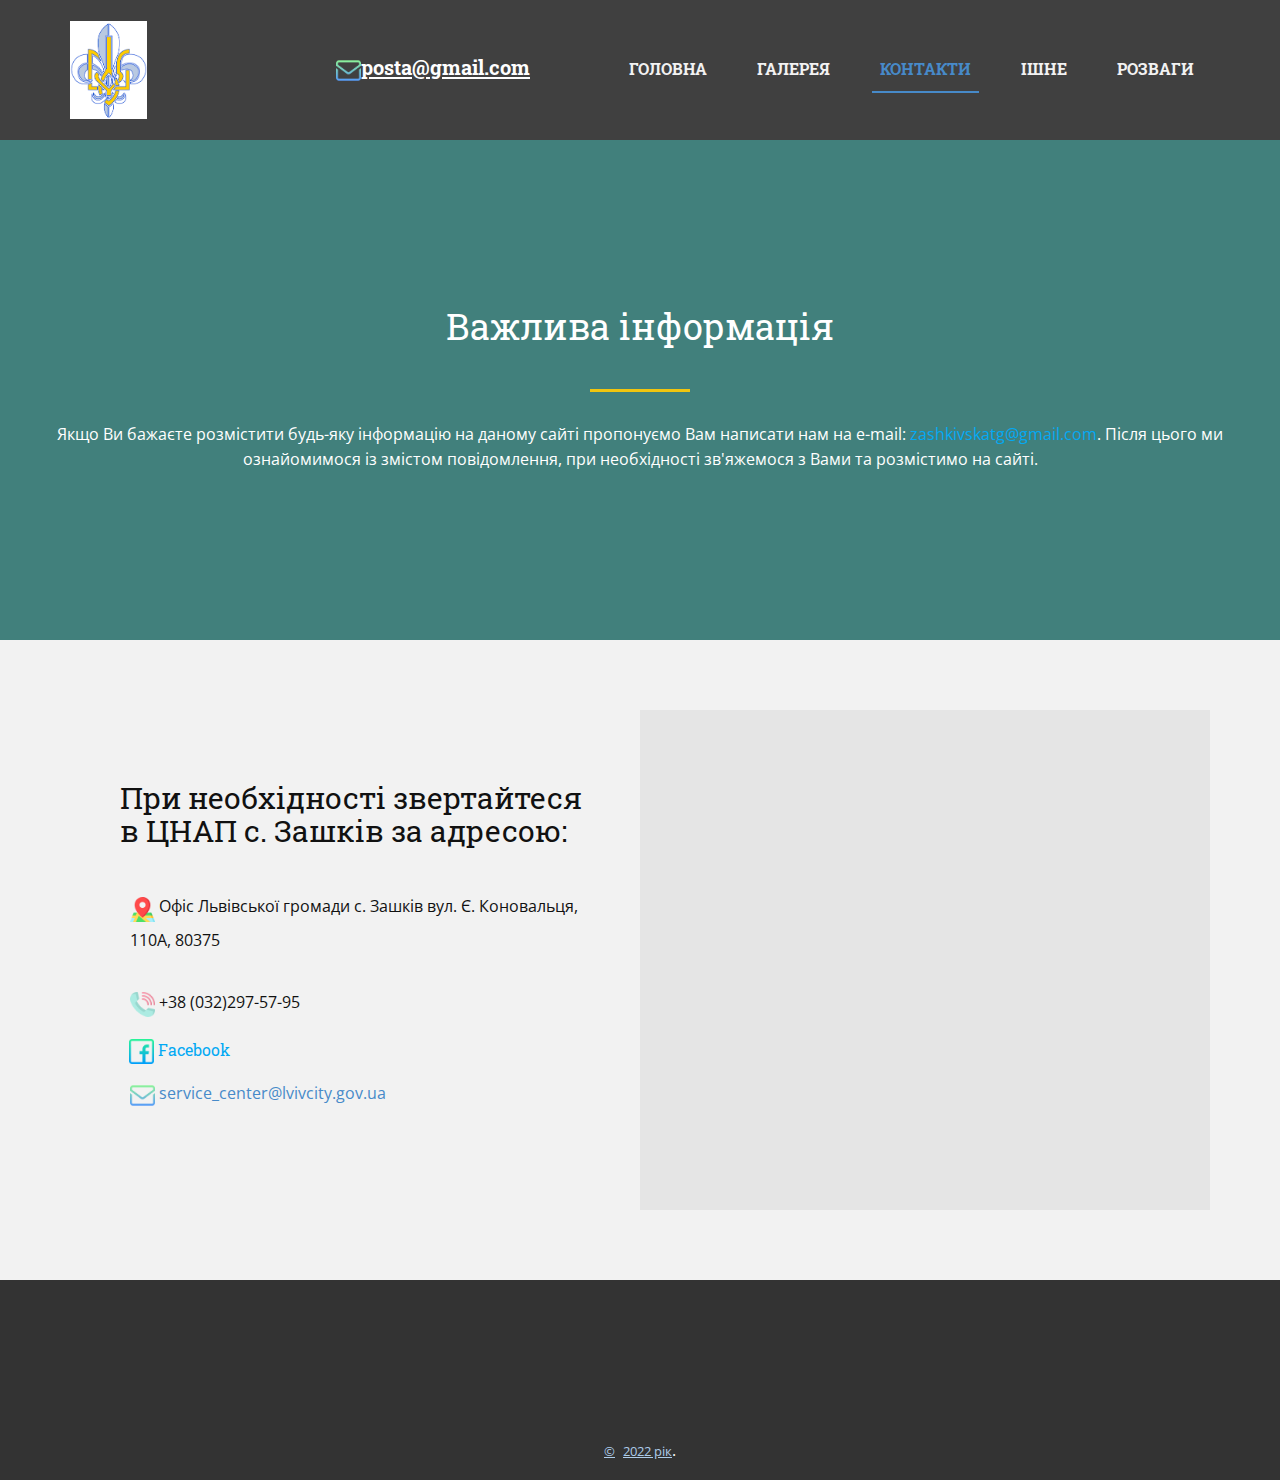
<file: Контакти.html>
<!DOCTYPE html>
<html style="font-size: 16px;">

<head>
  <meta name="viewport" content="width=device-width, initial-scale=1.0">
  <meta charset="utf-8">
  <meta name="keywords" content="Іконостас Церкви Преображення Господнього с. Зарудці">
  <meta name="description" content="">
  <meta name="page_type" content="np-template-header-footer-from-plugin">
  <title>Контакти</title>
  <link type="image/x-icon" href="images/favicon.ico" rel="icon">
  <link type="image/x-icon" href="images/favicon.ico" rel="shortcut icon">
  <link rel="stylesheet" href="nicepage.css" media="screen">
  <link rel="stylesheet" href="Контакти.css" media="screen">
  <script class="u-script" type="text/javascript" src="jquery.js" defer=""></script>
  <script class="u-script" type="text/javascript" src="nicepage.js" defer=""></script>
  <meta name="generator" content="Nicepage 4.3.0, nicepage.com">
  <link id="u-theme-google-font" rel="stylesheet"
    href="https://fonts.googleapis.com/css?family=Roboto:100,100i,300,300i,400,400i,500,500i,700,700i,900,900i|Open+Sans:300,300i,400,400i,600,600i,700,700i,800,800i">
  <link id="u-page-google-font" rel="stylesheet"
    href="https://fonts.googleapis.com/css?family=Roboto+Slab:100,200,300,400,500,600,700,800,900">



  <script type="application/ld+json">{
		"@context": "http://",
		"@type": "Organization",
		"name": "",
		"logo": "images/logo.png"
}</script>
  <meta name="theme-color" content="#478ac9">
  <meta property="og:title" content="Контакти">
  <meta property="og:type" content="website">
</head>

<body class="u-body">
  <header class="u-clearfix u-grey-75 u-header u-sticky u-sticky-56bd u-header" id="sec-a7f6">
    <div class="u-clearfix u-sheet u-sheet-1">
      <a href="index.html" data-page-id="798429939" class="u-align-left u-image u-logo u-image-1"
        data-image-width="199" data-image-height="254" title="Головна">
        <img src="images/logo.png" class="u-logo-image u-logo-image-1">
      </a>
      <nav class="u-align-right u-menu u-menu-dropdown u-offcanvas u-menu-1">
        <div class="menu-collapse u-custom-font u-font-roboto-slab"
          style="font-size: 1rem; letter-spacing: 0px; text-transform: uppercase; font-weight: 700;">
          <a class="u-button-style u-custom-active-border-color u-custom-border u-custom-border-color u-custom-borders u-custom-hover-border-color u-custom-hover-color u-custom-left-right-menu-spacing u-custom-padding-bottom u-custom-text-active-color u-custom-text-color u-custom-text-hover-color u-custom-top-bottom-menu-spacing u-nav-link u-text-active-palette-1-base u-text-hover-palette-2-base"
            href="#">
            <svg class="u-svg-link" viewBox="0 0 24 24">
              <use xmlns:xlink="http://www." xlink:href="#menu-hamburger"></use>
            </svg>
            <svg class="u-svg-content" version="1.1" id="menu-hamburger" viewBox="0 0 16 16" x="0px" y="0px"
              xmlns:xlink="http://www." xmlns="http://www.">
              <g>
                <rect y="1" width="16" height="2"></rect>
                <rect y="7" width="16" height="2"></rect>
                <rect y="13" width="16" height="2"></rect>
              </g>
            </svg>
          </a>
        </div>
        <div class="u-custom-menu u-nav-container">
          <ul class="u-custom-font u-font-roboto-slab u-nav u-spacing-30 u-unstyled u-nav-1">
            <li class="u-nav-item"><a
                class="u-border-2 u-border-active-palette-1-base u-border-hover-palette-1-base u-border-no-left u-border-no-right u-border-no-top u-button-style u-nav-link u-text-active-palette-1-base u-text-grey-5 u-text-hover-grey-15"
                href="index.html" style="padding: 14px 8px;">Головна</a>
            </li>
            <li class="u-nav-item"><a
                class="u-border-2 u-border-active-palette-1-base u-border-hover-palette-1-base u-border-no-left u-border-no-right u-border-no-top u-button-style u-nav-link u-text-active-palette-1-base u-text-grey-5 u-text-hover-grey-15"
                href="Галерея.html" style="padding: 14px 8px;">Галерея</a>
            </li>
            <li class="u-nav-item"><a
                class="u-border-2 u-border-active-palette-1-base u-border-hover-palette-1-base u-border-no-left u-border-no-right u-border-no-top u-button-style u-nav-link u-text-active-palette-1-base u-text-grey-5 u-text-hover-grey-15"
                href="Контакти.html" style="padding: 14px 8px;">Контакти</a>
            </li>
            <li class="u-nav-item"><a
                class="u-border-2 u-border-active-palette-1-base u-border-hover-palette-1-base u-border-no-left u-border-no-right u-border-no-top u-button-style u-nav-link u-text-active-palette-1-base u-text-grey-5 u-text-hover-grey-15"
                href="Ішне.html" style="padding: 14px 8px;">Ішне</a>
            </li>
            <li class="u-nav-item"><a
                class="u-border-2 u-border-active-palette-1-base u-border-hover-palette-1-base u-border-no-left u-border-no-right u-border-no-top u-button-style u-nav-link u-text-active-palette-1-base u-text-grey-5 u-text-hover-grey-15"
                href="Розваги.html" style="padding: 14px 16px 14px 8px;">Розваги</a>
            </li>
          </ul>
        </div>
        <div class="u-custom-menu u-nav-container-collapse">
          <div class="u-black u-container-style u-inner-container-layout u-opacity u-opacity-95 u-sidenav">
            <div class="u-inner-container-layout u-sidenav-overflow">
              <div class="u-menu-close"></div>
              <ul class="u-align-center u-nav u-popupmenu-items u-unstyled u-nav-2">
                <li class="u-nav-item"><a class="u-button-style u-nav-link" href="index.html"
                    style="padding: 8px 0px;">Головна</a>
                </li>
                <li class="u-nav-item"><a class="u-button-style u-nav-link" href="Галерея.html"
                    style="padding: 8px 0px;">Галерея</a>
                </li>
                <li class="u-nav-item"><a class="u-button-style u-nav-link" href="Контакти.html"
                    style="padding: 8px 0px;">Контакти</a>
                </li>
                <li class="u-nav-item"><a class="u-button-style u-nav-link" href="Ішне.html"
                    style="padding: 8px 0px;">Ішне</a>
                </li>
                <li class="u-nav-item"><a class="u-button-style u-nav-link" href="Розваги.html"
                    style="padding: 8px 0px;">Розваги</a>
                </li>
              </ul>
            </div>
          </div>
          <div class="u-black u-menu-overlay u-opacity u-opacity-70"></div>
        </div>
      </nav>
      <a href="mailto:zashkivskatg@gmail.com"
        class="u-active-none u-align-center-xs u-bottom-left-radius-0 u-bottom-right-radius-0 u-btn u-btn-rectangle u-button-style u-custom-font u-font-roboto-slab u-hover-none u-none u-radius-0 u-text-custom-color-1 u-top-left-radius-0 u-top-right-radius-0 u-btn-1"><span
          class="u-file-icon u-icon u-icon-1"><img src="images/3781615.png" alt=""></span>posta@gmail.com
      </a>
    </div>
  </header>
  <section class="u-align-center u-clearfix u-section-1" id="sec-94bf">
    <div class="u-container-style u-expanded-width u-group u-palette-4-dark-2 u-group-1">
      <div class="u-container-layout u-valign-middle u-container-layout-1">
        <h2 class="u-align-center u-custom-font u-font-roboto-slab u-text u-text-default u-text-1">Важлива інформація
        </h2>
        <div class="u-border-3 u-border-palette-3-base u-line u-line-horizontal u-line-1"></div>
        <p class="u-align-center u-text u-text-2">Якщо Ви бажаєте розмістити будь-яку інформацію на даному сайті
          пропонуємо Вам написати нам на e-mail: <a href="mailto:zashkivskatg@gmail.com"
            class="u-active-none u-border-none u-btn u-button-link u-button-style u-hover-none u-none u-text-palette-1-base u-btn-1">zashkivskatg@gmail.com</a>.
          Після цього ми ознайомимося із змістом повідомлення, при необхідності зв'яжемося з Вами та розмістимо на
          сайті.
        </p>
      </div>
    </div>
  </section>
  <section class="u-clearfix u-grey-5 u-section-2" id="sec-a805">
    <div class="u-clearfix u-sheet u-sheet-1">
      <div class="u-clearfix u-expanded-width u-layout-wrap u-layout-wrap-1">
        <div class="u-layout">
          <div class="u-layout-row">
            <div class="u-align-left u-container-style u-layout-cell u-left-cell u-size-30 u-layout-cell-1">
              <div class="u-container-layout u-container-layout-1">
                <h2 class="u-custom-font u-font-roboto-slab u-text u-text-1">При необхідності звертайтеся<br>в ЦНАП с.
                  Зашків за адресою:
                </h2>
                <p class="u-text u-text-2"><span class="u-file-icon u-icon u-icon-1"><img src="images/854901.png"
                      alt=""></span>&nbsp;Офіс Львівської громади с. Зашків вул. Є. Коновальця, 110А, 80375
                </p>
                <p class="u-text u-text-3"><span class="u-file-icon u-icon u-icon-2"><img src="images/2948010.png"
                      alt=""></span>&nbsp;+38 (032)297-57-95
                </p>
                <p class="u-text u-text-4"></p>
                <a href="https://www.facebook.com/cnaplviv/" target="_blank"
                  class="u-active-none u-border-none u-btn u-button-link u-button-style u-custom-font u-font-roboto-slab u-hover-none u-none u-text-palette-1-base u-btn-1"><span
                    class="u-file-icon u-icon u-icon-3"><img src="images/7475431.png" alt=""></span>&nbsp;​Facebook
                </a>
                <p class="u-text u-text-5"><span class="u-file-icon u-icon u-icon-4"><img src="images/37816151.png"
                      alt=""></span>
                  <a href="mailto:contacts@esbnyc.com"> service_center@lvivcity.gov.ua</a>
                </p>
              </div>
            </div>
            <div class="u-container-style u-layout-cell u-right-cell u-size-30 u-layout-cell-2">
              <div class="u-container-layout u-container-layout-2">
                <div class="u-expanded u-grey-10 u-map">
                  <div class="embed-responsive">
                    <iframe class="embed-responsive-item"
                      src="//maps.google.com/maps?output=embed&amp;q=%D0%97%D0%B0%D1%88%D0%BA%D1%96%D0%B2&amp;t=m&amp;hl=uk"
                      data-map="[base64]"></iframe>
                  </div>
                </div>
              </div>
            </div>
          </div>
        </div>
      </div>
    </div>
  </section>


  <footer class="u-align-center u-clearfix u-footer u-grey-80 u-footer" id="sec-7571">
    <div class="u-align-left u-clearfix u-sheet u-sheet-1"></div>
  </footer>
  <section class="u-backlink u-clearfix u-grey-80">
    <a class="u-link" href="https://..." target="_blank">
      <span>&copy;</span>
    </a>
    <p class="u-text">
      <!-- <span>написаний у</span> -->
    </p>
    <a class="u-link" href="https://..." target="_blank">
      <span>2022 рік</span>
    </a>.

    <!-- Ішне -->

  </section><span
    style="height: 64px; width: 64px; margin-left: 0px; margin-right: auto; margin-top: 0px; right: 25px; bottom: 35px;"
    class="u-back-to-top u-border-2 u-border-palette-1-base u-icon u-icon-circle u-opacity u-opacity-85 u-spacing-10 u-text-palette-1-base"
    data-href="#">
    <svg class="u-svg-link" preserveAspectRatio="xMidYMin slice" viewBox="0 0 551.13 551.13">
      <use xmlns:xlink="http://www." xlink:href="#svg-1d98"></use>
    </svg>
    <svg class="u-svg-content" enable-background="new 0 0 551.13 551.13" viewBox="0 0 551.13 551.13" xmlns="http://www."
      id="svg-1d98" data-color="rgb(255, 255, 255)">
      <path d="m275.565 189.451 223.897 223.897h51.668l-275.565-275.565-275.565 275.565h51.668z"></path>
    </svg>
  </span>
</body>

</html>
</file>
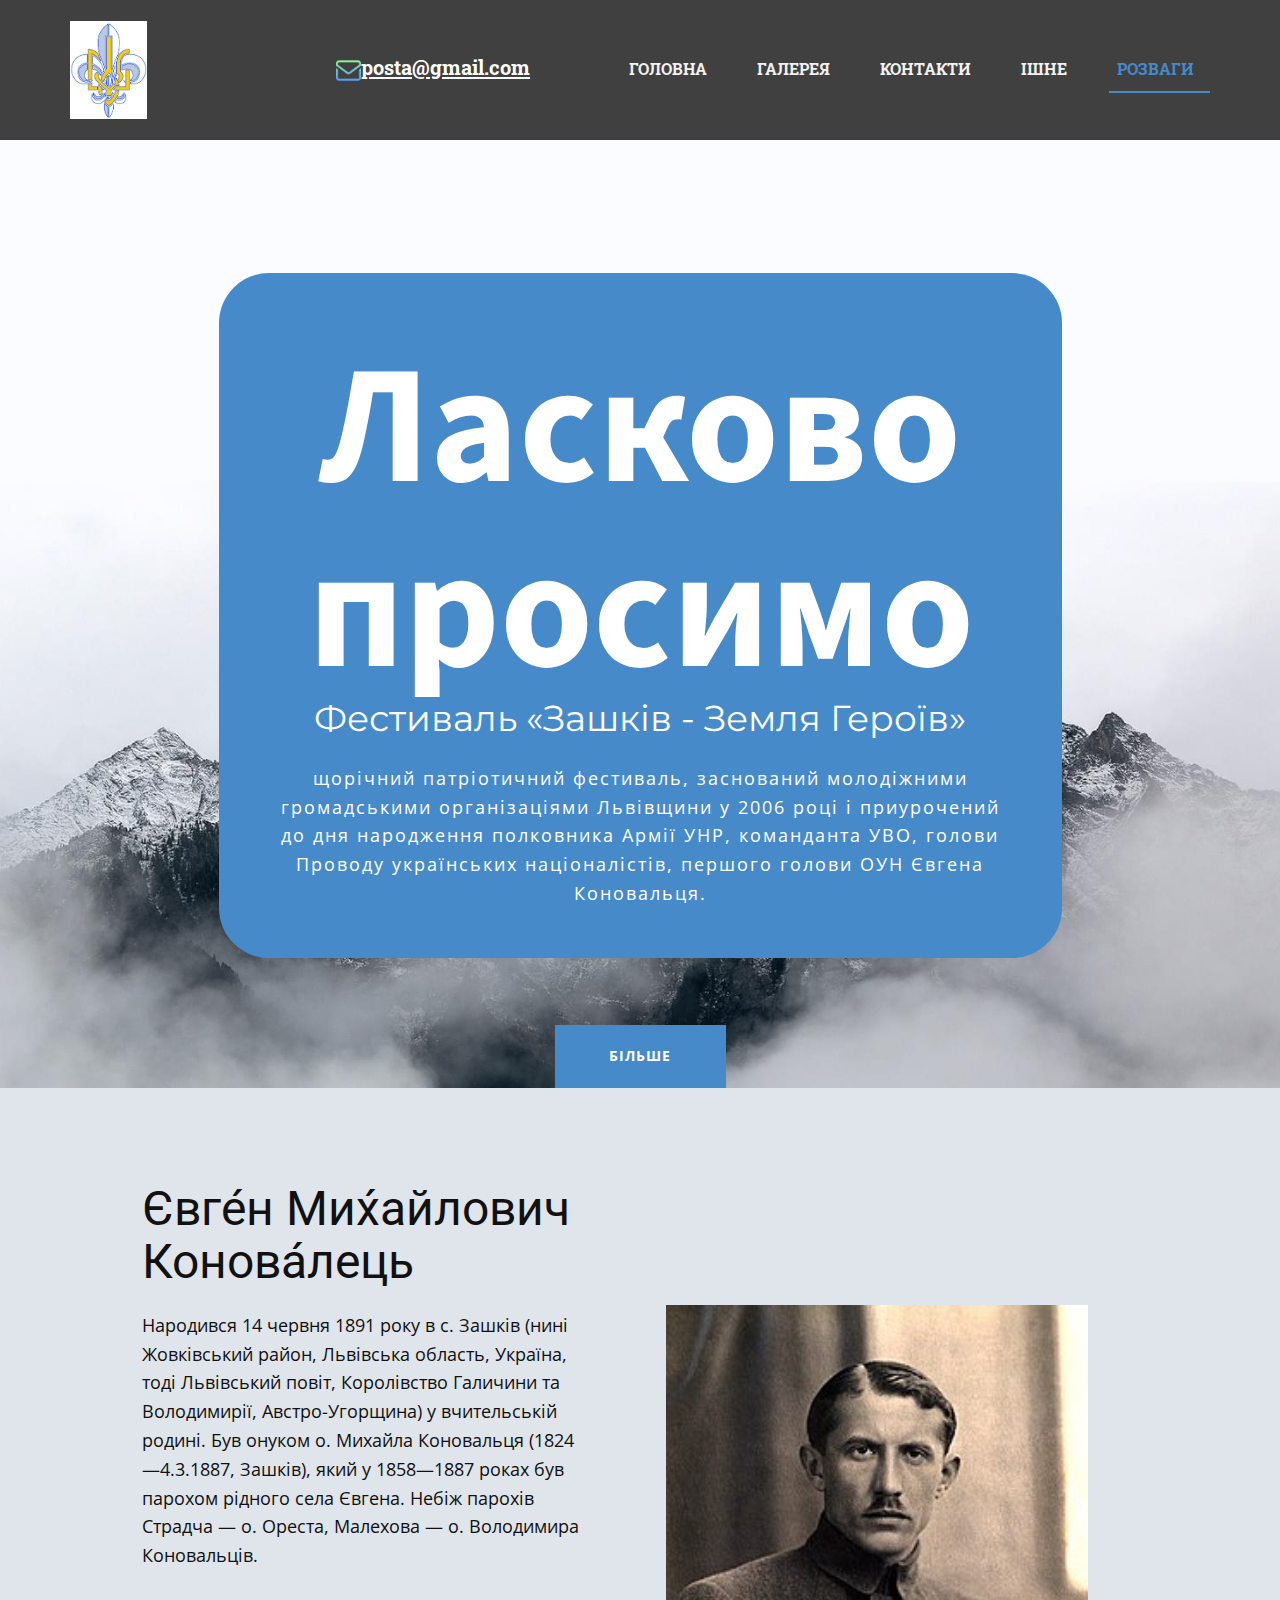
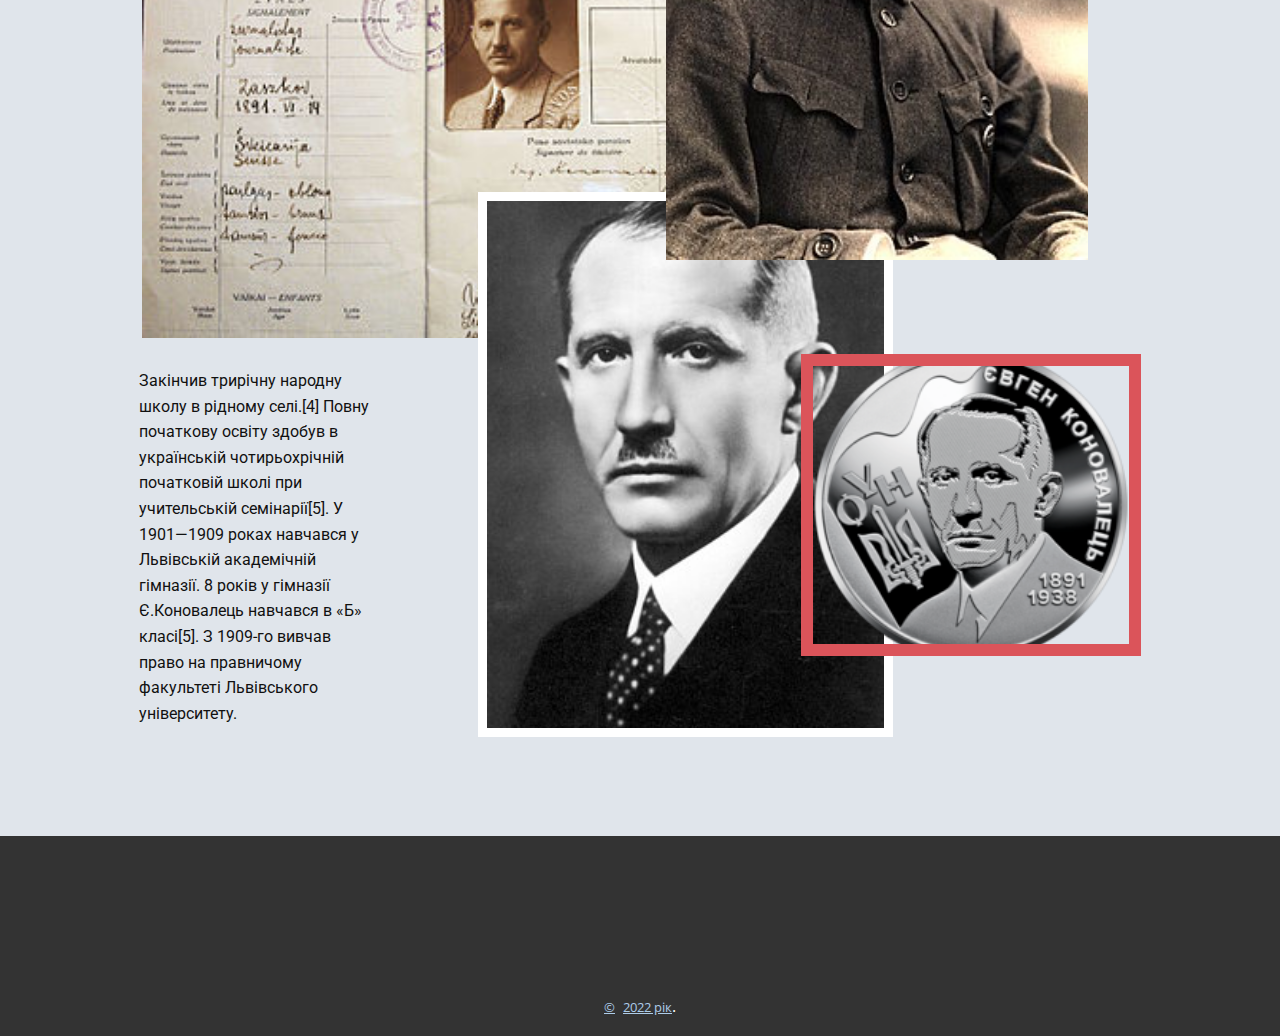
<file: Розваги.html>
<!DOCTYPE html>
<html style="font-size: 16px;">

<head>
  <meta name="viewport" content="width=device-width, initial-scale=1.0">
  <meta charset="utf-8">
  <meta name="keywords" content="Останні розповіді">
  <meta name="description" content="">
  <meta name="page_type" content="np-template-header-footer-from-plugin">
  <title>Розваги</title>
  <link type="image/x-icon" href="images/favicon.ico" rel="icon">
  <link type="image/x-icon" href="images/favicon.ico" rel="shortcut icon">
  <link rel="stylesheet" href="nicepage.css" media="screen">
  <link rel="stylesheet" href="Розваги.css" media="screen">
  <script class="u-script" type="text/javascript" src="jquery.js" defer=""></script>
  <script class="u-script" type="text/javascript" src="nicepage.js" defer=""></script>
  <meta name="generator" content="Nicepage 4.3.0, nicepage.com">
  <link id="u-theme-google-font" rel="stylesheet"
    href="https://fonts.googleapis.com/css?family=Roboto:100,100i,300,300i,400,400i,500,500i,700,700i,900,900i|Open+Sans:300,300i,400,400i,600,600i,700,700i,800,800i">
  <link id="u-page-google-font" rel="stylesheet"
    href="https://fonts.googleapis.com/css?family=Source+Sans+Pro:200,200i,300,300i,400,400i,600,600i,700,700i,900,900i|Montserrat:100,100i,200,200i,300,300i,400,400i,500,500i,600,600i,700,700i,800,800i,900,900i|Roboto+Slab:100,200,300,400,500,600,700,800,900|Changa+One:400,400i">









  <script type="application/ld+json">{
		"@context": "http://",
		"@type": "Organization",
		"name": "",
		"logo": "images/logo.png"
}</script>
  <meta name="theme-color" content="#478ac9">
  <meta property="og:title" content="Розваги">
  <meta property="og:type" content="website">
</head>

<body class="u-body">
  <header class="u-clearfix u-grey-75 u-header u-sticky u-sticky-56bd u-header" id="sec-a7f6">
    <div class="u-clearfix u-sheet u-sheet-1">
      <a href="index.html" data-page-id="798429939" class="u-align-left u-image u-logo u-image-1"
        data-image-width="199" data-image-height="254" title="Головна">
        <img src="images/logo.png" class="u-logo-image u-logo-image-1">
      </a>
      <nav class="u-align-right u-menu u-menu-dropdown u-offcanvas u-menu-1">
        <div class="menu-collapse u-custom-font u-font-roboto-slab"
          style="font-size: 1rem; letter-spacing: 0px; text-transform: uppercase; font-weight: 700;">
          <a class="u-button-style u-custom-active-border-color u-custom-border u-custom-border-color u-custom-borders u-custom-hover-border-color u-custom-hover-color u-custom-left-right-menu-spacing u-custom-padding-bottom u-custom-text-active-color u-custom-text-color u-custom-text-hover-color u-custom-top-bottom-menu-spacing u-nav-link u-text-active-palette-1-base u-text-hover-palette-2-base"
            href="#">
            <svg class="u-svg-link" viewBox="0 0 24 24">
              <use xmlns:xlink="http://www." xlink:href="#menu-hamburger"></use>
            </svg>
            <svg class="u-svg-content" version="1.1" id="menu-hamburger" viewBox="0 0 16 16" x="0px" y="0px"
              xmlns:xlink="http://www." xmlns="http://www./svg">
              <g>
                <rect y="1" width="16" height="2"></rect>
                <rect y="7" width="16" height="2"></rect>
                <rect y="13" width="16" height="2"></rect>
              </g>
            </svg>
          </a>
        </div>
        <div class="u-custom-menu u-nav-container">
          <ul class="u-custom-font u-font-roboto-slab u-nav u-spacing-30 u-unstyled u-nav-1">
            <li class="u-nav-item"><a
                class="u-border-2 u-border-active-palette-1-base u-border-hover-palette-1-base u-border-no-left u-border-no-right u-border-no-top u-button-style u-nav-link u-text-active-palette-1-base u-text-grey-5 u-text-hover-grey-15"
                href="index.html" style="padding: 14px 8px;">Головна</a>
            </li>
            <li class="u-nav-item"><a
                class="u-border-2 u-border-active-palette-1-base u-border-hover-palette-1-base u-border-no-left u-border-no-right u-border-no-top u-button-style u-nav-link u-text-active-palette-1-base u-text-grey-5 u-text-hover-grey-15"
                href="Галерея.html" style="padding: 14px 8px;">Галерея</a>
            </li>
            <li class="u-nav-item"><a
                class="u-border-2 u-border-active-palette-1-base u-border-hover-palette-1-base u-border-no-left u-border-no-right u-border-no-top u-button-style u-nav-link u-text-active-palette-1-base u-text-grey-5 u-text-hover-grey-15"
                href="Контакти.html" style="padding: 14px 8px;">Контакти</a>
            </li>
            <li class="u-nav-item"><a
                class="u-border-2 u-border-active-palette-1-base u-border-hover-palette-1-base u-border-no-left u-border-no-right u-border-no-top u-button-style u-nav-link u-text-active-palette-1-base u-text-grey-5 u-text-hover-grey-15"
                href="Ішне.html" style="padding: 14px 8px;">Ішне</a>
            </li>
            <li class="u-nav-item"><a
                class="u-border-2 u-border-active-palette-1-base u-border-hover-palette-1-base u-border-no-left u-border-no-right u-border-no-top u-button-style u-nav-link u-text-active-palette-1-base u-text-grey-5 u-text-hover-grey-15"
                href="Розваги.html" style="padding: 14px 16px 14px 8px;">Розваги</a>
            </li>
          </ul>
        </div>
        <div class="u-custom-menu u-nav-container-collapse">
          <div class="u-black u-container-style u-inner-container-layout u-opacity u-opacity-95 u-sidenav">
            <div class="u-inner-container-layout u-sidenav-overflow">
              <div class="u-menu-close"></div>
              <ul class="u-align-center u-nav u-popupmenu-items u-unstyled u-nav-2">
                <li class="u-nav-item"><a class="u-button-style u-nav-link" href="index.html"
                    style="padding: 8px 0px;">Головна</a>
                </li>
                <li class="u-nav-item"><a class="u-button-style u-nav-link" href="Галерея.html"
                    style="padding: 8px 0px;">Галерея</a>
                </li>
                <li class="u-nav-item"><a class="u-button-style u-nav-link" href="Контакти.html"
                    style="padding: 8px 0px;">Контакти</a>
                </li>
                <li class="u-nav-item"><a class="u-button-style u-nav-link" href="Ішне.html"
                    style="padding: 8px 0px;">Ішне</a>
                </li>
                <li class="u-nav-item"><a class="u-button-style u-nav-link" href="Розваги.html"
                    style="padding: 8px 0px;">Розваги</a>
                </li>
              </ul>
            </div>
          </div>
          <div class="u-black u-menu-overlay u-opacity u-opacity-70"></div>
        </div>
      </nav>
      <a href="mailto:zashkivskatg@gmail.com"
        class="u-active-none u-align-center-xs u-bottom-left-radius-0 u-bottom-right-radius-0 u-btn u-btn-rectangle u-button-style u-custom-font u-font-roboto-slab u-hover-none u-none u-radius-0 u-text-custom-color-1 u-top-left-radius-0 u-top-right-radius-0 u-btn-1"><span
          class="u-file-icon u-icon u-icon-1"><img src="images/3781615.png" alt=""></span>posta@gmail.com
      </a>
    </div>
  </header>

  <!-- СЕКЦІЯ №1 -->
  <section
    class="u-align-center u-border-no-bottom u-border-no-left u-border-no-right u-border-no-top u-clearfix u-image u-section-1"
    id="carousel_0e99" data-image-width="1645" data-image-height="1080">
    <div class="u-clearfix u-sheet u-valign-middle-sm u-valign-middle-xs u-sheet-1">
      <div
        class="u-align-center u-container-style u-expanded-width-sm u-expanded-width-xs u-group u-palette-1-base u-radius-50 u-shape-round u-group-1">
        <div class="u-container-layout u-valign-middle u-container-layout-1">
          <h1 class="u-align-center u-custom-font u-font-source-sans-pro u-text u-title u-text-1">Ласково просимо</h1>
          <h3 class="u-align-center u-custom-font u-font-montserrat u-text u-text-default u-text-2">Фестиваль «Зашків - Земля Героїв»</h3>
          <p class="u-text u-text-3">щорічний патріотичний фестиваль, заснований молодіжними громадськими організаціями Львівщини у 2006 році і приурочений до дня народження полковника Армії УНР, команданта УВО, голови Проводу українських націоналістів, першого голови ОУН Євгена Коновальця.</p>
          <p class="u-text u-text-4"> <a href="https://www."
              class="u-border-1 u-border-active-grey-50 u-border-black u-border-hover-grey-50 u-btn u-button-link u-button-style u-none u-text-active-grey-50 u-text-body-color u-text-hover-grey-50 u-btn-1"
              target="_blank">                          </a>
          </p>
        </div>
      </div>
      <a href="https://"
        class="u-align-center u-btn u-button-style u-hover-white u-palette-1-base u-btn-2">БІЛЬШЕ</a>
    </div>
  </section>

  <!-- СЕКЦІЯ №2 -->
  <!-- <section class="u-carousel u-slide u-block-4202-1" id="carousel_b5c7" data-interval="5000" data-u-ride="carousel">
      <ol class="u-absolute-hcenter u-carousel-indicators u-block-4202-2">
        <li data-u-target="#carousel_b5c7" data-u-slide-to="0" class="u-active u-grey-30"></li>
        <li data-u-target="#carousel_b5c7" class="u-grey-30" data-u-slide-to="1"></li>
      </ol>
      <div class="u-carousel-inner" role="listbox">
        <div class="u-active u-align-center u-carousel-item u-clearfix u-image u-shading u-section-2-1" src="" data-image-width="256" data-image-height="256">
          <div class="u-clearfix u-sheet u-valign-middle u-sheet-1">
            <h1 class="u-text u-text-default u-title u-text-1">INTUITIVE</h1>
            <p class="u-large-text u-text u-text-default u-text-variant u-text-2">Sample text. Lorem ipsum dolor sit amet, consectetur adipiscing elit nullam nunc justo sagittis suscipit ultrices.</p>
            <a href="#" class="u-btn u-button-style u-palette-2-base u-btn-1">Read More</a>
          </div>
        </div>
      </div>
      <a class="u-absolute-vcenter u-carousel-control u-carousel-control-prev u-text-grey-30 u-block-4202-3" href="#carousel_b5c7" role="button" data-u-slide="prev">
        <span aria-hidden="true">
          <svg viewBox="0 0 477.175 477.175"><path d="M145.188,238.575l215.5-215.5c5.3-5.3,5.3-13.8,0-19.1s-13.8-5.3-19.1,0l-225.1,225.1c-5.3,5.3-5.3,13.8,0,19.1l225.1,225
                    c2.6,2.6,6.1,4,9.5,4s6.9-1.3,9.5-4c5.3-5.3,5.3-13.8,0-19.1L145.188,238.575z"></path></svg>
        </span>
        <span class="sr-only">Previous</span>
      </a>
      <a class="u-absolute-vcenter u-carousel-control u-carousel-control-next u-text-grey-30 u-block-4202-4" href="#carousel_b5c7" role="button" data-u-slide="next">
        <span aria-hidden="true">
          <svg viewBox="0 0 477.175 477.175"><path d="M360.731,229.075l-225.1-225.1c-5.3-5.3-13.8-5.3-19.1,0s-5.3,13.8,0,19.1l215.5,215.5l-215.5,215.5
                    c-5.3,5.3-5.3,13.8,0,19.1c2.6,2.6,6.1,4,9.5,4c3.4,0,6.9-1.3,9.5-4l225.1-225.1C365.931,242.875,365.931,234.275,360.731,229.075z"></path></svg>
        </span>
        <span class="sr-only">Next</span>
      </a>
    </section> -->

  <!-- СЕКЦІЯ №3 -->
  <!-- <section class="u-clearfix u-section-3" id="sec-04b3">
      <div class="u-clearfix u-sheet u-sheet-1">
        <div class="u-align-left u-expanded-width u-left-0 u-video u-video-1">
          <div class="embed-responsive embed-responsive-1">
            <iframe style="position: absolute;top: 0;left: 0;width: 100%;height: 100%;" class="embed-responsive-item" src="https://www.youtube.com/embed/L-hm3S1aSnI?mute=0&amp;showinfo=0&amp;controls=0&amp;start=0" frameborder="0" allowfullscreen=""></iframe>
          </div>
        </div>
      </div>
    </section> -->

  <!-- СЕКЦІЯ №4 -->
  <!-- <section class="u-align-center u-clearfix u-gradient u-section-4" id="carousel_63fb">
      <div class="u-clearfix u-sheet u-valign-middle u-sheet-1">
        <h1 class="u-text u-text-body-alt-color u-text-1">Premium Plans</h1>
        <p class="u-text u-text-body-alt-color u-text-2">Sample text. Lorem ipsum dolor sit amet, consectetur adipiscing elit nullam nunc justo sagittis suscipit ultrices.</p>
        <div class="u-clearfix u-expanded-width u-gutter-16 u-layout-wrap u-layout-wrap-1">
          <div class="u-gutter-0 u-layout">
            <div class="u-layout-row">
              <div class="u-align-center u-container-style u-layout-cell u-left-cell u-palette-1-base u-radius-15 u-shape-round u-size-15 u-size-30-md u-layout-cell-1">
                <div class="u-container-layout u-container-layout-1">
                  <div class="u-align-center u-container-style u-expanded-width u-group u-radius-15 u-shape-round u-white u-group-1">
                    <div class="u-container-layout u-container-layout-2">
                      <h5 class="u-text u-text-palette-1-base u-text-3">Free</h5>
                      <h2 class="u-custom-font u-font-arial u-text u-text-palette-1-base u-text-4">
                        <span style="font-weight: 400;">$</span>0
                      </h2>
                      <p class="u-text u-text-palette-1-base u-text-5">per mounth</p>
                    </div>
                  </div>
                  <p class="u-text u-text-palette-1-light-3 u-text-6">15 Users&nbsp;<br>Feature 2 <br>Feature 3 <br>Feature 4
                  </p>
                  <a href="https://nicepage.com/css-templates" class="u-active-palette-1-light-2 u-btn u-btn-round u-button-style u-hover-palette-1-light-2 u-radius-50 u-text-palette-1-base u-white u-btn-1">get plan</a>
                </div>
              </div>
              <div class="u-align-center u-container-style u-layout-cell u-palette-2-base u-radius-15 u-size-15 u-size-30-md u-layout-cell-2">
                <div class="u-container-layout u-container-layout-3">
                  <div class="u-align-center u-container-style u-expanded-width u-group u-radius-15 u-shape-round u-white u-group-2">
                    <div class="u-container-layout u-container-layout-4">
                      <h5 class="u-text u-text-palette-2-base u-text-7">Plus</h5>
                      <h2 class="u-custom-font u-font-arial u-text u-text-palette-2-base u-text-8">
                        <span style="font-weight: 400;">$</span>29
                      </h2>
                      <p class="u-text u-text-palette-2-base u-text-9">per mounth</p>
                    </div>
                  </div>
                  <p class="u-text u-text-palette-1-light-3 u-text-10">15 Users&nbsp;<br>Feature 2 <br>Feature 3 <br>Feature 4
                  </p>
                  <a href="https://nicepage.com/wordpress-themes" class="u-active-palette-2-light-2 u-btn u-btn-round u-button-style u-hover-palette-2-light-2 u-radius-50 u-text-palette-2-base u-white u-btn-2">get plan</a>
                </div>
              </div>
              <div class="u-align-center u-container-style u-layout-cell u-palette-3-base u-radius-15 u-size-15 u-size-30-md u-layout-cell-3">
                <div class="u-container-layout u-container-layout-5">
                  <div class="u-align-center u-container-style u-expanded-width u-group u-radius-15 u-shape-round u-white u-group-3">
                    <div class="u-container-layout u-container-layout-6">
                      <h5 class="u-text u-text-palette-3-base u-text-11">Standart</h5>
                      <h2 class="u-custom-font u-font-arial u-text u-text-palette-3-base u-text-12">
                        <span style="font-weight: 400;">$</span>59
                      </h2>
                      <p class="u-text u-text-palette-3-base u-text-13">per mounth</p>
                    </div>
                  </div>
                  <p class="u-text u-text-palette-1-light-3 u-text-14">15 Users&nbsp;<br>Feature 2 <br>Feature 3 <br>Feature 4
                  </p>
                  <a href="https://nicepage.com/website-design" class="u-active-palette-3-light-2 u-btn u-btn-round u-button-style u-hover-palette-3-light-2 u-radius-50 u-text-palette-3-base u-white u-btn-3">get plan</a>
                </div>
              </div>
              <div class="u-align-center u-container-style u-layout-cell u-palette-4-base u-radius-15 u-right-cell u-size-15 u-size-30-md u-layout-cell-4">
                <div class="u-container-layout u-container-layout-7">
                  <div class="u-align-center u-container-style u-expanded-width u-group u-radius-15 u-shape-round u-white u-group-4">
                    <div class="u-container-layout u-container-layout-8">
                      <h5 class="u-text u-text-palette-4-base u-text-15">Business</h5>
                      <h2 class="u-custom-font u-font-arial u-text u-text-palette-4-base u-text-16">
                        <span style="font-weight: 400;">$</span>79
                      </h2>
                      <p class="u-text u-text-palette-4-base u-text-17">per mounth</p>
                    </div>
                  </div>
                  <p class="u-text u-text-palette-1-light-3 u-text-18">15 Users&nbsp;<br>Feature 2 <br>Feature 3 <br>Feature 4
                  </p>
                  <a href="https://nicepage.com/k/teacher-website-templates" class="u-active-palette-4-light-2 u-btn u-btn-round u-button-style u-hover-palette-4-light-2 u-radius-50 u-text-palette-4-base u-white u-btn-4">get plan</a>
                </div>
              </div>
            </div>
          </div>
        </div>
      </div>
    </section> -->

  <!-- СЕКЦІЯ№5 -->
  <!-- <section class="-lg -sm -xl -xs u-align-center u-clearfix u-white u-section-5" src="" id="carousel_c14e">
      <img class="u-expanded-width u-image u-image-1" src="images/billionphotos18572711.jpg">
      <div class="u-align-left u-container-style u-group u-group-1">
        <div class="u-container-layout u-valign-middle u-container-layout-1">
          <h1 class="u-custom-font u-font-montserrat u-text u-text-body-alt-color u-text-1">FUTURE</h1>
          <h1 class="u-custom-font u-text u-text-white u-title u-text-2">Legends</h1>
          <p class="u-large-text u-text u-text-body-alt-color u-text-variant u-text-3">&nbsp;Skateboarding is amazing training for surfing and we see time and again that their practice on the skateboard translates to the water.&nbsp;<br>
          </p>
          <a href="https://ngarchitects.eu/villa-laguna/" class="u-btn u-button-style u-palette-2-base u-radius-0 u-text-body-alt-color u-btn-1">view more</a>
        </div>
      </div>
      <div class="u-clearfix u-gutter-0 u-layout-wrap u-layout-wrap-1">
        <div class="u-layout">
          <div class="u-layout-row">
            <div class="u-align-center-lg u-align-center-md u-align-center-xl u-border-no-bottom u-border-no-left u-border-no-right u-border-no-top u-container-style u-layout-cell u-left-cell u-size-20 u-layout-cell-1">
              <div class="u-container-layout u-valign-top u-container-layout-2">
                <div class="u-border-13 u-border-white u-image u-image-circle u-image-2"></div>
                <h4 class="u-align-center-sm u-align-center-xs u-text u-text-palette-2-base u-text-4">Lessons</h4>
              </div>
            </div>
            <div class="u-container-style u-layout-cell u-size-20 u-layout-cell-2">
              <div class="u-container-layout u-valign-top u-container-layout-3">
                <div class="u-border-13 u-border-white u-image u-image-circle u-image-3"></div>
                <h4 class="u-align-center u-text u-text-palette-2-base u-text-5">Membership</h4>
              </div>
            </div>
            <div class="u-align-center-lg u-align-center-md u-align-center-xl u-container-style u-layout-cell u-right-cell u-size-20 u-layout-cell-3">
              <div class="u-container-layout u-valign-top u-container-layout-4">
                <div class="u-border-13 u-border-white u-image u-image-circle u-image-4" data-image-width="500" data-image-height="354"></div>
                <h4 class="u-align-center-sm u-align-center-xs u-text u-text-palette-2-base u-text-6">Programs</h4>
              </div>
            </div>
          </div>
        </div>
      </div>
    </section> -->

  <!-- СЕКЦІЯ №6 -->
  <section class="u-align-center u-clearfix u-palette-5-light-2 u-section-6" id="carousel_b12b">
    <div class="u-clearfix u-sheet u-valign-middle-md u-valign-middle-sm u-valign-middle-xs u-sheet-1">
      <div class="u-container-style u-expanded-width-xs u-group u-group-1">
        <div class="u-container-layout u-valign-middle u-container-layout-1">
          <h2 class="u-text u-text-1"> Євге́н Мих́айлович Конова́лець</h2>
          <p class="u-text u-text-2"> Народився 14 червня 1891 року в с. Зашків (нині Жовківський район, Львівська область, Україна, тоді Львівський повіт, Королівство Галичини та Володимирії, Австро-Угорщина) у вчительській родині. Був онуком о. Михайла Коновальця (1824—4.3.1887, Зашків), який у 1858—1887 роках був парохом рідного села Євгена. Небіж парохів Страдча — о. Ореста, Малехова — о. Володимира Коновальців.</p>
        </div>
      </div>
      <img class="u-image u-image-1"
        src="images/Konovalets'_Passport.jpg"
        data-image-width="1280" data-image-height="853">
      <img class="u-border-9 u-border-white u-image u-image-2" src="images/Yevgen_Konovalec.jpg" data-image-width="700"
        data-image-height="791">
      <img class="u-image u-image-3" src="images/полковник_Коновалець_Євген.jpg" data-image-width="800"
        data-image-height="724">
      <img class="u-border-12 u-border-palette-2-base u-image u-image-4" src="images/Coin_yevgen_konovalets.png" data-image-width="800"
        data-image-height="701">
      <div class="u-align-left u-container-style u-expanded-width-sm u-expanded-width-xs u-group u-group-2">
        <div class="u-container-layout u-valign-top u-container-layout-2">
          <p class="u-custom-font u-heading-font u-text u-text-3"> Закінчив трирічну народну школу в рідному селі.[4] Повну початкову освіту здобув в українській чотирьохрічній початковій школі при учительській семінарії[5]. У 1901—1909 роках навчався у Львівській академічній гімназії. 8 років у гімназії Є.Коновалець навчався в «Б» класі[5]. З 1909-го вивчав право на правничому факультеті Львівського університету.</p>
          <p class="u-text u-text-4"> <a href="https://www"
              class="u-active-none u-border-1 u-border-active-palette-2-base u-border-black u-border-hover-palette-2-base u-btn u-button-link u-button-style u-hover-none u-none u-radius-0 u-text-body-color u-btn-1">      </a>
          </p>
        </div>
      </div>
    </div>
  </section>

  <!-- СЕКЦІЯ №7 -->
  <!-- <section class="u-clearfix u-section-7" id="carousel_159a">
      <div class="u-clearfix u-sheet u-valign-middle-md u-valign-middle-sm u-valign-middle-xs u-sheet-1">
        <div class="u-clearfix u-expanded-width u-gutter-30 u-layout-wrap u-layout-wrap-1">
          <div class="u-gutter-0 u-layout">
            <div class="u-layout-col">
              <div class="u-size-30">
                <div class="u-layout-row">
                  <div class="u-align-left u-container-style u-image u-layout-cell u-left-cell u-size-30 u-image-1" data-image-width="1500" data-image-height="966">
                    <div class="u-container-layout u-container-layout-1"></div>
                  </div>
                  <div class="u-align-left u-container-style u-image u-layout-cell u-right-cell u-size-30 u-image-2" data-image-width="800" data-image-height="618">
                    <div class="u-container-layout u-container-layout-2"></div>
                  </div>
                </div>
              </div>
              <div class="u-size-30">
                <div class="u-layout-row">
                  <div class="u-align-left u-container-style u-layout-cell u-left-cell u-size-30 u-layout-cell-3">
                    <div class="u-container-layout u-container-layout-3">
                      <img class="u-absolute-hcenter-xs u-expanded u-image" data-image-width="1500" data-image-height="966" src="images/333.jpg">
                    </div>
                  </div>
                  <div class="u-align-left u-container-style u-image u-layout-cell u-right-cell u-size-30 u-image-4" data-image-width="1500" data-image-height="966">
                    <div class="u-container-layout u-container-layout-4"></div>
                  </div>
                </div>
              </div>
            </div>
          </div>
        </div>
        <div class="u-align-center u-container-style u-group u-opacity u-opacity-90 u-white u-group-1">
          <div class="u-container-layout u-valign-middle u-container-layout-5">
            <h3 class="u-text u-text-default u-text-1"> Happiness Guide</h3>
            <p class="u-text u-text-2">Sample text. Lorem ipsum dolor sit amet, consectetur adipiscing elit nullam nunc justo sagittis suscipit ultrices.</p>
            <a href="https://nicepage.com/c/sale-html-templates" class="u-active-black u-border-2 u-border-grey-dark-1 u-btn u-btn-rectangle u-button-style u-hover-black u-none u-radius-0 u-btn-1">learn more</a>
            <p class="u-text u-text-default u-text-3">Images from <a href="https://www.freepik.com/photos/dog" class="u-active-none u-border-1 u-border-black u-btn u-button-link u-button-style u-hover-none u-none u-text-body-color u-btn-2">Freepik</a>
            </p>
          </div>
        </div>
      </div>
    </section> -->

  <!-- СЕКЦІЯ №8 -->
  <!-- <section class="u-align-center u-clearfix u-grey-5 u-section-8" id="sec-11c6">
      <div class="u-clearfix u-sheet u-valign-middle u-sheet-1">
        <div class="u-clearfix u-expanded-width u-layout-wrap u-layout-wrap-1">
          <div class="u-gutter-0 u-layout">
            <div class="u-layout-row">
              <div class="u-align-center u-container-style u-layout-cell u-left-cell u-size-30 u-layout-cell-1">
                <div class="u-container-layout u-valign-middle u-container-layout-1">
                  <h2 class="u-text u-text-default u-text-1">Follow us</h2>
                </div>
              </div>
              <div class="u-align-center u-container-style u-layout-cell u-right-cell u-size-30 u-layout-cell-2">
                <div class="u-container-layout u-valign-middle u-container-layout-2">
                  <div class="u-social-icons u-spacing-10 u-social-icons-1">
                    <a class="u-social-url" title="facebook" target="_blank" href="https://facebook.com/name"><span class="u-icon u-social-facebook u-social-icon u-icon-1"><svg class="u-svg-link" preserveAspectRatio="xMidYMin slice" viewBox="0 0 112.196 112.196" style=""><use xmlns:xlink="http://www.w3.org/1999/xlink" xlink:href="#svg-194c"></use></svg><svg class="u-svg-content" viewBox="0 0 112.196 112.196" x="0px" y="0px" id="svg-194c" style="enable-background:new 0 0 112.196 112.196;"><g><circle style="fill:currentColor;" cx="56.098" cy="56.098" r="56.098"></circle><path style="fill:#FFFFFF;" d="M70.201,58.294h-10.01v36.672H45.025V58.294h-7.213V45.406h7.213v-8.34   c0-5.964,2.833-15.303,15.301-15.303L71.56,21.81v12.51h-8.151c-1.337,0-3.217,0.668-3.217,3.513v7.585h11.334L70.201,58.294z"></path>
</g></svg></span>
                    </a>
                    <a class="u-social-url" title="twitter" target="_blank" href="https://twitter.com/name"><span class="u-icon u-social-icon u-social-twitter u-icon-2"><svg class="u-svg-link" preserveAspectRatio="xMidYMin slice" viewBox="0 0 112.197 112.197" style=""><use xmlns:xlink="http://www.w3.org/1999/xlink" xlink:href="#svg-037f"></use></svg><svg class="u-svg-content" viewBox="0 0 112.197 112.197" x="0px" y="0px" id="svg-037f" style="enable-background:new 0 0 112.197 112.197;"><g><circle style="fill:#55ACEE;" cx="56.099" cy="56.098" r="56.098"></circle><g><path style="fill:#F1F2F2;" d="M90.461,40.316c-2.404,1.066-4.99,1.787-7.702,2.109c2.769-1.659,4.894-4.284,5.897-7.417    c-2.591,1.537-5.462,2.652-8.515,3.253c-2.446-2.605-5.931-4.233-9.79-4.233c-7.404,0-13.409,6.005-13.409,13.409    c0,1.051,0.119,2.074,0.349,3.056c-11.144-0.559-21.025-5.897-27.639-14.012c-1.154,1.98-1.816,4.285-1.816,6.742    c0,4.651,2.369,8.757,5.965,11.161c-2.197-0.069-4.266-0.672-6.073-1.679c-0.001,0.057-0.001,0.114-0.001,0.17    c0,6.497,4.624,11.916,10.757,13.147c-1.124,0.308-2.311,0.471-3.532,0.471c-0.866,0-1.705-0.083-2.523-0.239    c1.706,5.326,6.657,9.203,12.526,9.312c-4.59,3.597-10.371,5.74-16.655,5.74c-1.08,0-2.15-0.063-3.197-0.188    c5.931,3.806,12.981,6.025,20.553,6.025c24.664,0,38.152-20.432,38.152-38.153c0-0.581-0.013-1.16-0.039-1.734    C86.391,45.366,88.664,43.005,90.461,40.316L90.461,40.316z"></path>
</g>
</g></svg></span>
                    </a>
                    <a class="u-social-url" target="_blank" data-type="Instagram" title="Instagram" href=""><span class="u-icon u-social-icon u-social-instagram u-icon-3"><svg class="u-svg-link" preserveAspectRatio="xMidYMin slice" viewBox="0 0 112 112" style=""><use xmlns:xlink="http://www.w3.org/1999/xlink" xlink:href="#svg-7eb4"></use></svg><svg class="u-svg-content" viewBox="0 0 112 112" x="0" y="0" id="svg-7eb4"><circle fill="currentColor" cx="56.1" cy="56.1" r="55"></circle><path fill="#FFFFFF" d="M55.9,38.2c-9.9,0-17.9,8-17.9,17.9C38,66,46,74,55.9,74c9.9,0,17.9-8,17.9-17.9C73.8,46.2,65.8,38.2,55.9,38.2
            z M55.9,66.4c-5.7,0-10.3-4.6-10.3-10.3c-0.1-5.7,4.6-10.3,10.3-10.3c5.7,0,10.3,4.6,10.3,10.3C66.2,61.8,61.6,66.4,55.9,66.4z"></path><path fill="#FFFFFF" d="M74.3,33.5c-2.3,0-4.2,1.9-4.2,4.2s1.9,4.2,4.2,4.2s4.2-1.9,4.2-4.2S76.6,33.5,74.3,33.5z"></path><path fill="#FFFFFF" d="M73.1,21.3H38.6c-9.7,0-17.5,7.9-17.5,17.5v34.5c0,9.7,7.9,17.6,17.5,17.6h34.5c9.7,0,17.5-7.9,17.5-17.5V38.8
            C90.6,29.1,82.7,21.3,73.1,21.3z M83,73.3c0,5.5-4.5,9.9-9.9,9.9H38.6c-5.5,0-9.9-4.5-9.9-9.9V38.8c0-5.5,4.5-9.9,9.9-9.9h34.5
            c5.5,0,9.9,4.5,9.9,9.9V73.3z"></path></svg></span>
                    </a>
                    <a class="u-social-url" target="_blank" data-type="LinkedIn" title="LinkedIn" href=""><span class="u-icon u-social-icon u-social-linkedin u-icon-4"><svg class="u-svg-link" preserveAspectRatio="xMidYMin slice" viewBox="0 0 112 112" style=""><use xmlns:xlink="http://www.w3.org/1999/xlink" xlink:href="#svg-0e51"></use></svg><svg class="u-svg-content" viewBox="0 0 112 112" x="0" y="0" id="svg-0e51"><circle fill="currentColor" cx="56.1" cy="56.1" r="55"></circle><path fill="#FFFFFF" d="M41.3,83.7H27.9V43.4h13.4V83.7z M34.6,37.9L34.6,37.9c-4.6,0-7.5-3.1-7.5-7c0-4,3-7,7.6-7s7.4,3,7.5,7
            C42.2,34.8,39.2,37.9,34.6,37.9z M89.6,83.7H76.2V62.2c0-5.4-1.9-9.1-6.8-9.1c-3.7,0-5.9,2.5-6.9,4.9c-0.4,0.9-0.4,2.1-0.4,3.3v22.5
            H48.7c0,0,0.2-36.5,0-40.3h13.4v5.7c1.8-2.7,5-6.7,12.1-6.7c8.8,0,15.4,5.8,15.4,18.1V83.7z"></path></svg></span>
                    </a>
                    <a class="u-social-url" target="_blank" data-type="Pinterest" title="Pinterest" href=""><span class="u-icon u-social-icon u-social-pinterest u-icon-5"><svg class="u-svg-link" preserveAspectRatio="xMidYMin slice" viewBox="0 0 112 112" style=""><use xmlns:xlink="http://www.w3.org/1999/xlink" xlink:href="#svg-7a74"></use></svg><svg class="u-svg-content" viewBox="0 0 112 112" x="0" y="0" id="svg-7a74"><circle fill="currentColor" cx="56.1" cy="56.1" r="55"></circle><path fill="#FFFFFF" d="M61.1,76.9c-4.7-0.3-6.7-2.7-10.3-5c-2,10.7-4.6,20.9-11.9,26.2c-2.2-16.1,3.3-28.2,5.9-41
            c-4.4-7.5,0.6-22.5,9.9-18.8c11.6,4.6-10,27.8,4.4,30.7C74.2,72,80.3,42.8,71,33.4C57.5,19.6,31.7,33,34.9,52.6
            c0.8,4.8,5.8,6.2,2,12.9c-8.7-1.9-11.2-8.8-10.9-17.8C26.5,32.8,39.3,22.5,52.2,21c16.3-1.9,31.6,5.9,33.7,21.2
            C88.2,59.5,78.6,78.2,61.1,76.9z"></path></svg></span>
                    </a>
                  </div>
                </div>
              </div>
            </div>
          </div>
        </div>
      </div>
    </section> -->


  <footer class="u-align-center u-clearfix u-footer u-grey-80 u-footer" id="sec-7571">
    <div class="u-align-left u-clearfix u-sheet u-sheet-1"></div>
  </footer>
  <section class="u-backlink u-clearfix u-grey-80">
    <a class="u-link" href="https://..." target="_blank">
      <span>&copy;</span>
    </a>
    <p class="u-text">
      <!-- <span>написаний у</span> -->
    </p>
    <a class="u-link" href="https://..." target="_blank">
      <span>2022 рік</span>
    </a>.

    <!-- Ішне -->

  </section><span
    style="height: 64px; width: 64px; margin-left: 0px; margin-right: auto; margin-top: 0px; right: 25px; bottom: 35px;"
    class="u-back-to-top u-border-2 u-border-palette-1-base u-icon u-icon-circle u-opacity u-opacity-85 u-spacing-10 u-text-palette-1-base"
    data-href="#">
    <svg class="u-svg-link" preserveAspectRatio="xMidYMin slice" viewBox="0 0 551.13 551.13">
      <use xmlns:xlink="http://www." xlink:href="#svg-1d98"></use>
    </svg>
    <svg class="u-svg-content" enable-background="new 0 0 551.13 551.13" viewBox="0 0 551.13 551.13" xmlns="http://www."
      id="svg-1d98" data-color="rgb(255, 255, 255)">
      <path d="m275.565 189.451 223.897 223.897h51.668l-275.565-275.565-275.565 275.565h51.668z"></path>
    </svg>
  </span>
</body>

</html>
</file>
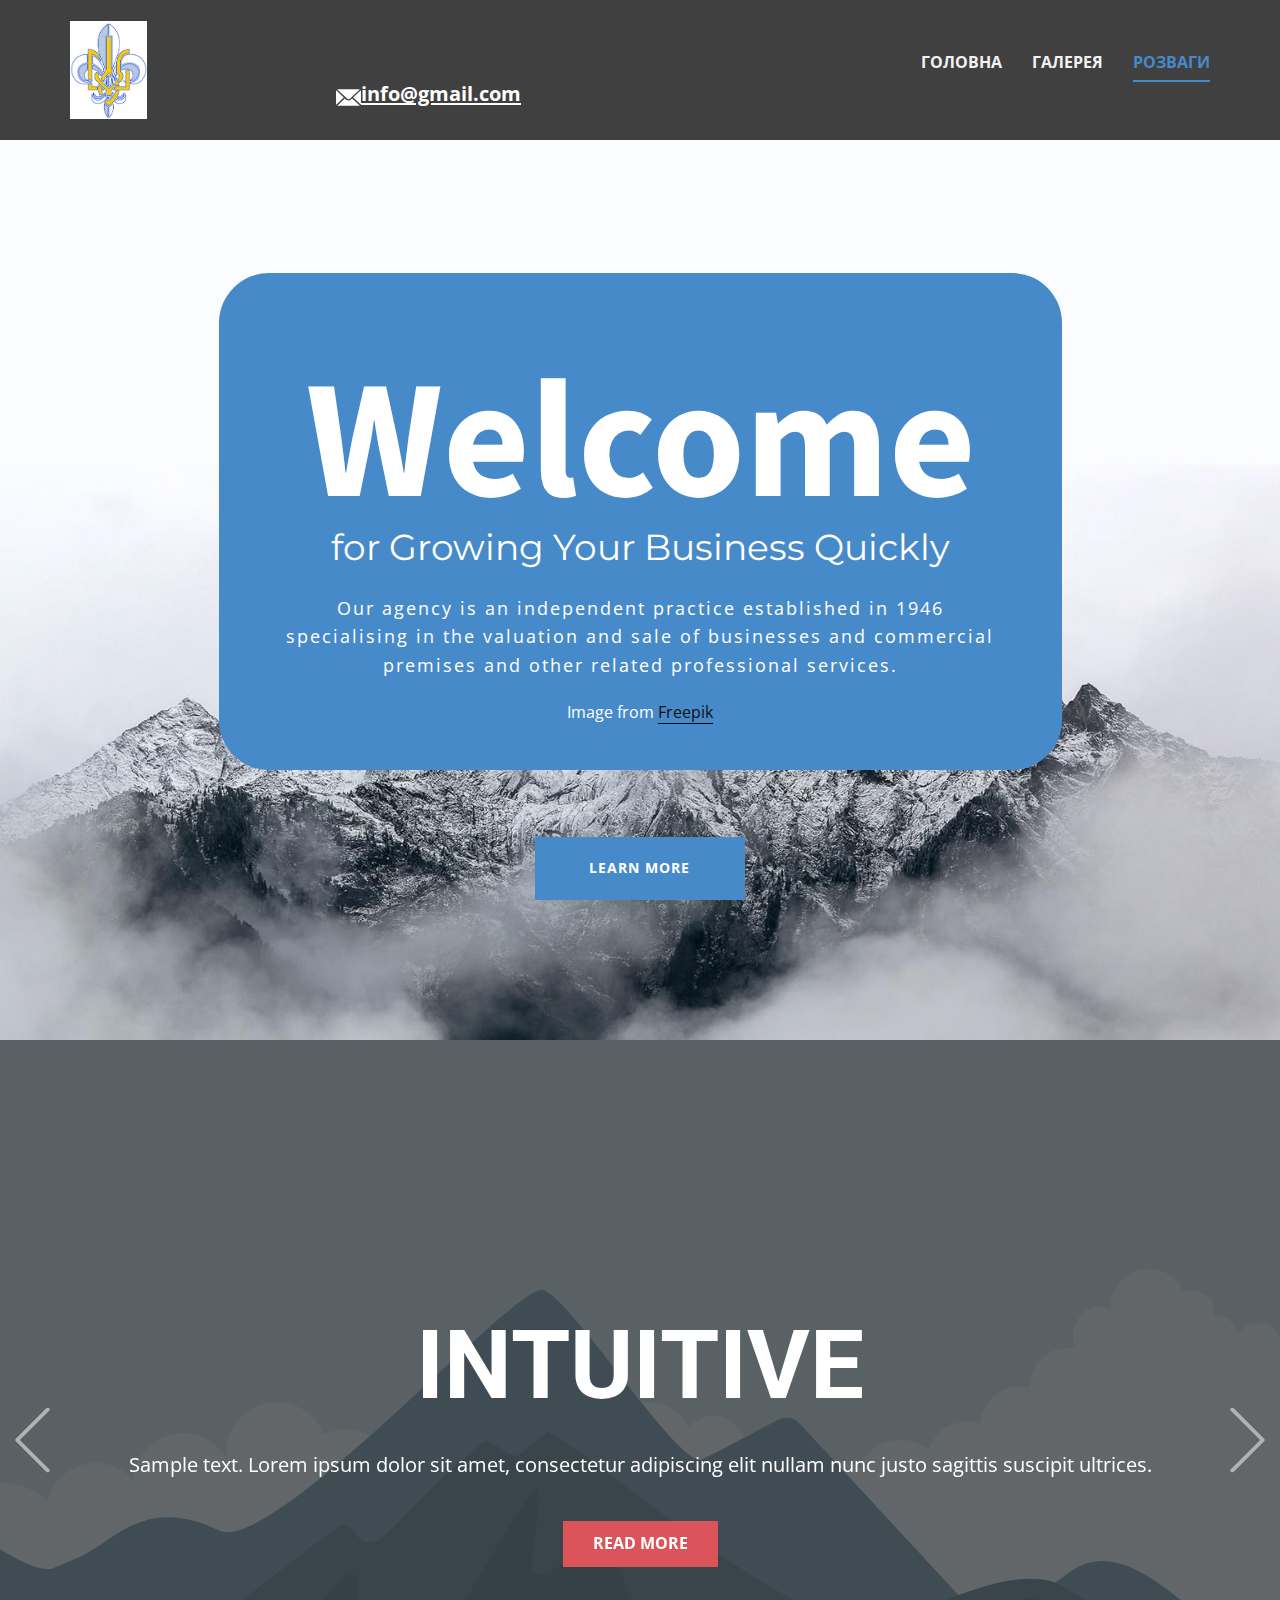
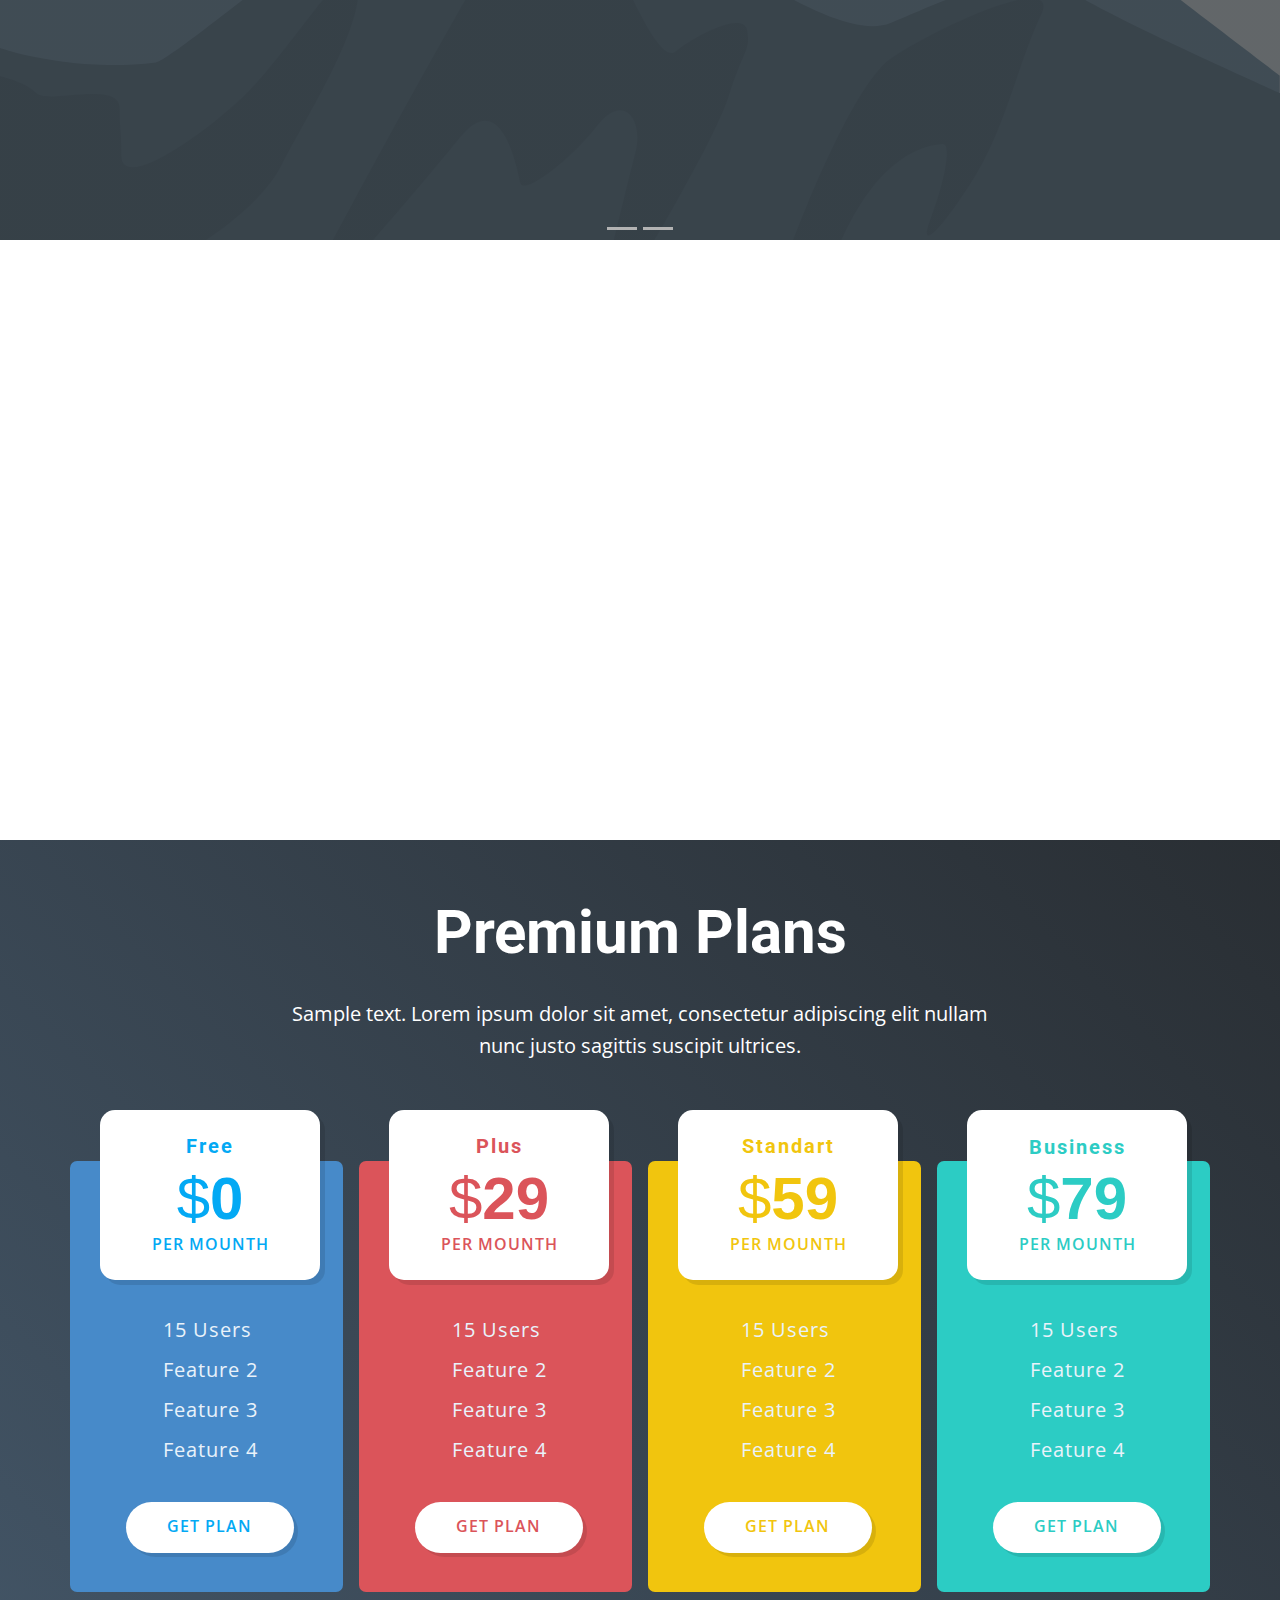
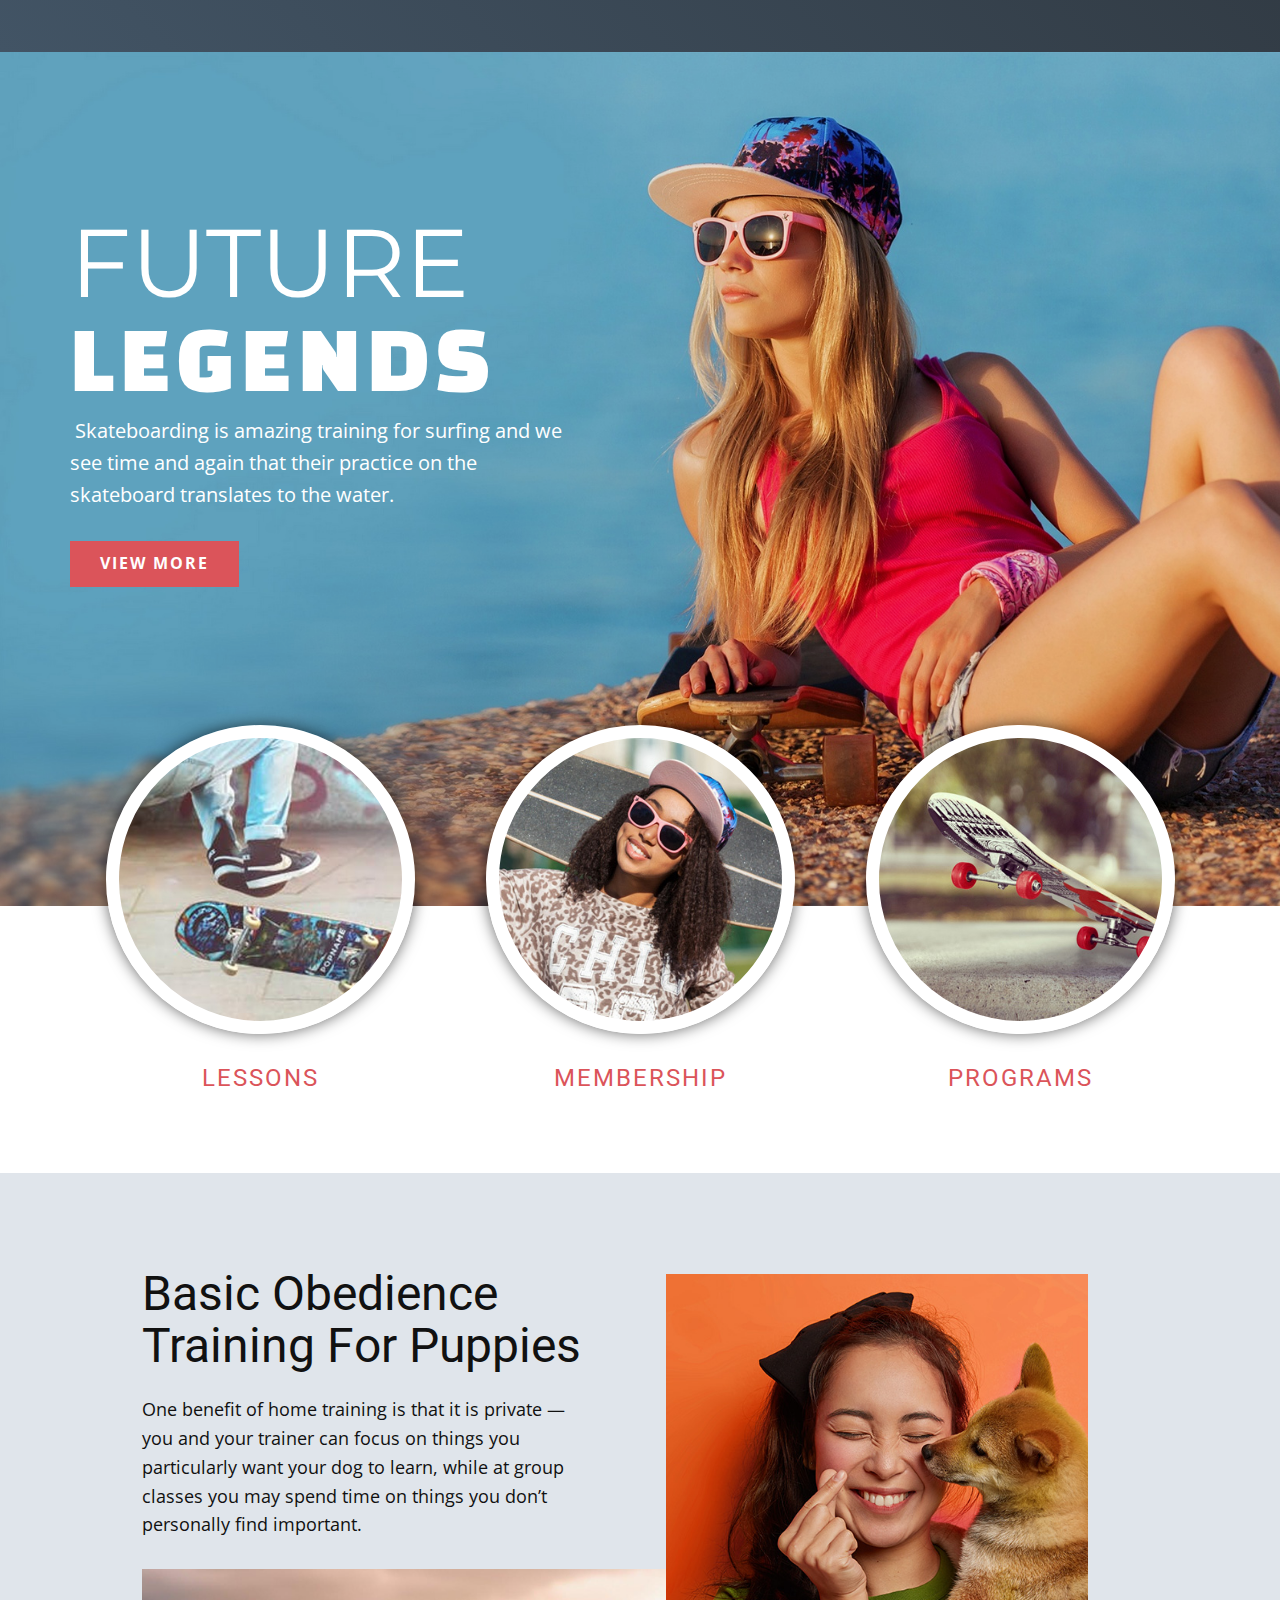
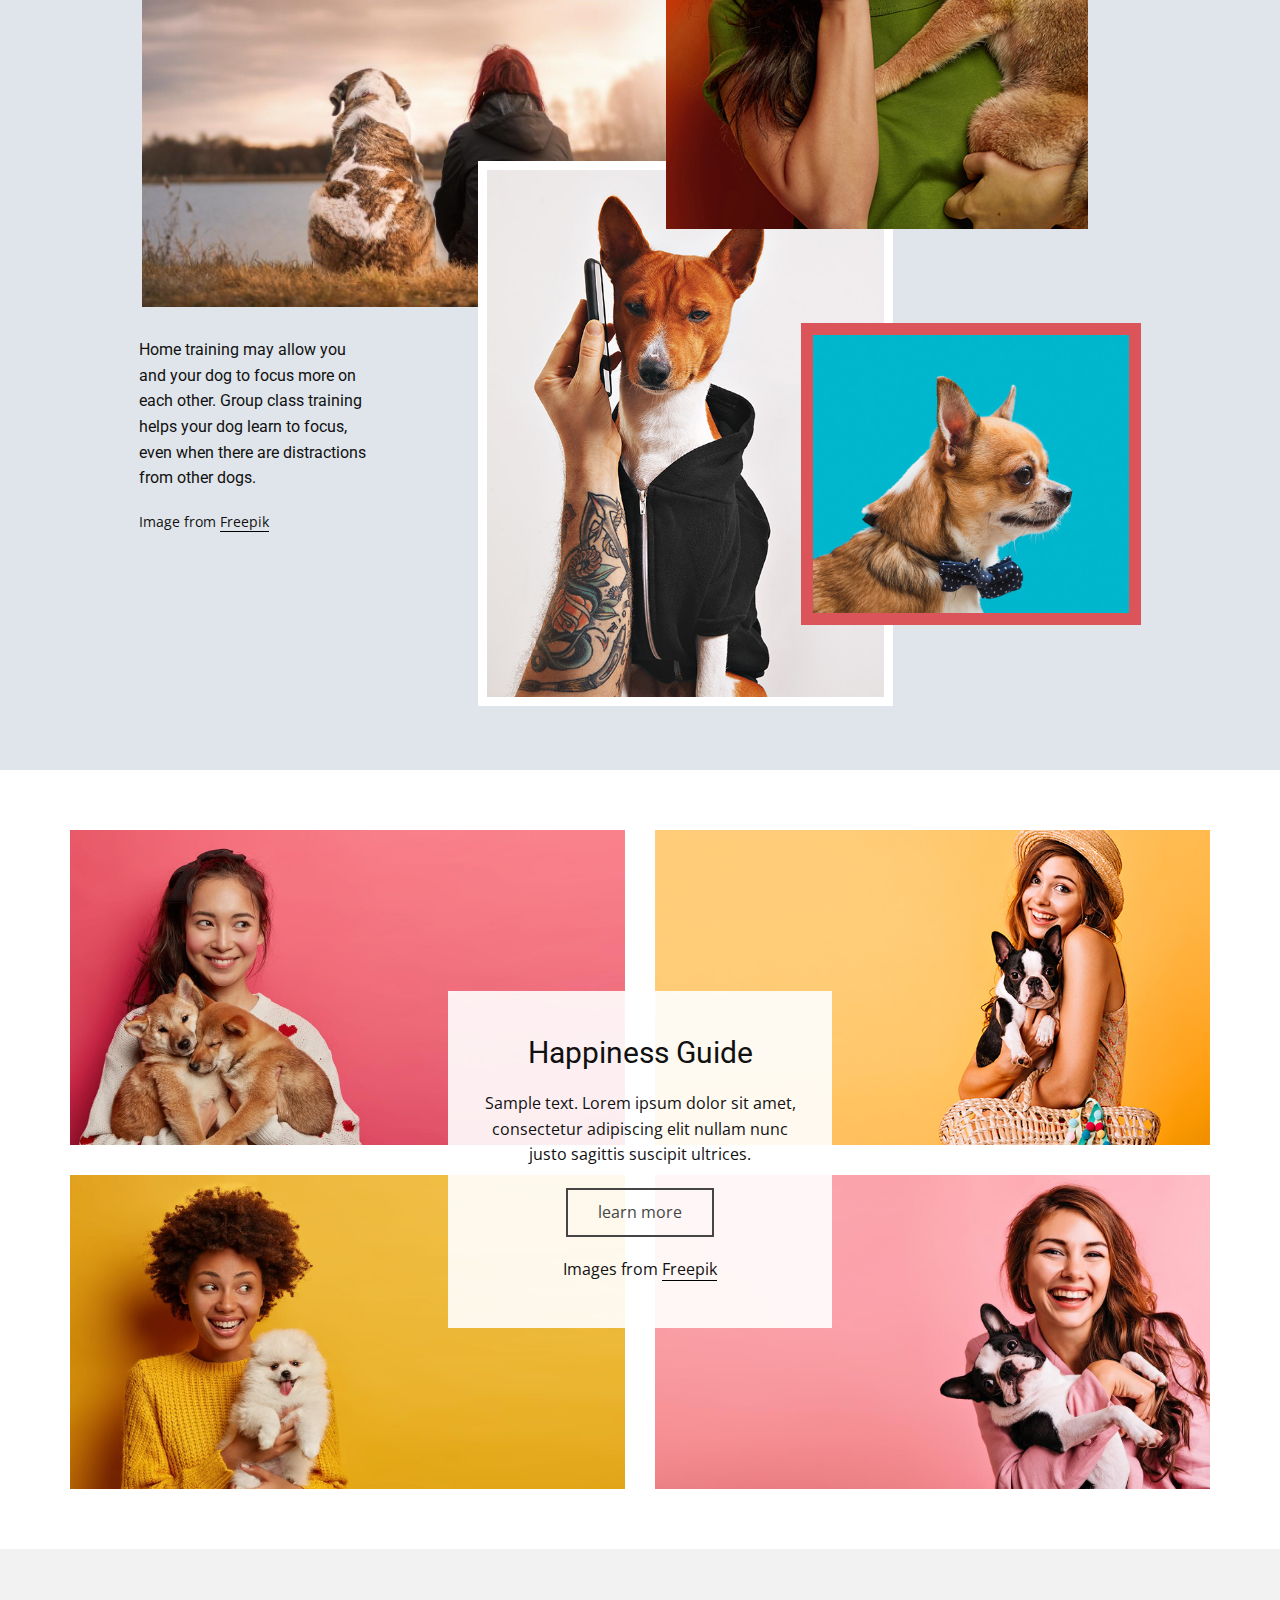
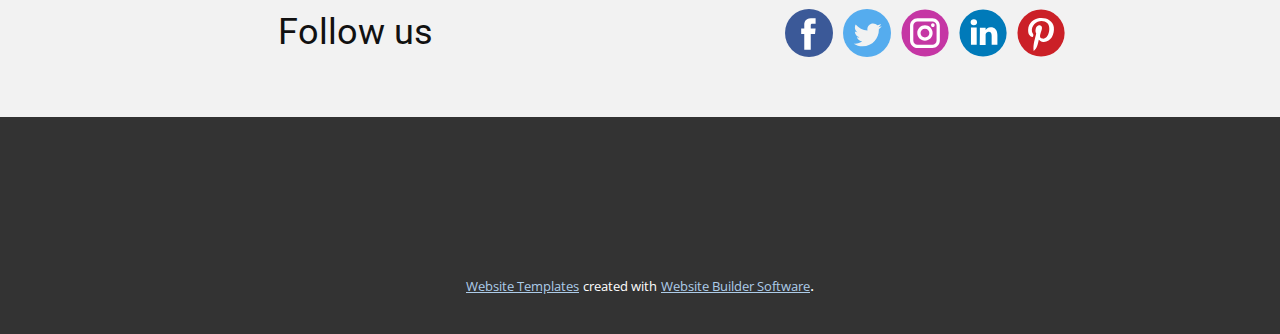
<file: Інше.html>
<!DOCTYPE html>
<html style="font-size: 16px;">
  <head>
    <meta name="viewport" content="width=device-width, initial-scale=1.0">
    <meta charset="utf-8">
    <meta name="keywords" content="Останні розповіді">
    <meta name="description" content="">
    <meta name="page_type" content="np-template-header-footer-from-plugin">
    <title>Розваги</title>
    <link rel="stylesheet" href="nicepage.css" media="screen">
<link rel="stylesheet" href="Розваги.css" media="screen">
    <script class="u-script" type="text/javascript" src="jquery.js" defer=""></script>
    <script class="u-script" type="text/javascript" src="nicepage.js" defer=""></script>
    <meta name="generator" content="Nicepage 4.3.0, nicepage.com">
    <link id="u-theme-google-font" rel="stylesheet" href="https://fonts.googleapis.com/css?family=Roboto:100,100i,300,300i,400,400i,500,500i,700,700i,900,900i|Open+Sans:300,300i,400,400i,600,600i,700,700i,800,800i">
    <link id="u-page-google-font" rel="stylesheet" href="https://fonts.googleapis.com/css?family=Source+Sans+Pro:200,200i,300,300i,400,400i,600,600i,700,700i,900,900i|Montserrat:100,100i,200,200i,300,300i,400,400i,500,500i,600,600i,700,700i,800,800i,900,900i|Changa+One:400,400i">
    
    
    
    
    
    
    
    
    
    <script type="application/ld+json">{
		"@context": "http://schema.org",
		"@type": "Organization",
		"name": "",
		"logo": "images/logo.png"
}</script>
    <meta name="theme-color" content="#478ac9">
    <meta property="og:title" content="Розваги">
    <meta property="og:type" content="website">
  </head>
  <body class="u-body"><header class="u-clearfix u-grey-75 u-header u-header" id="sec-a7f6"><div class="u-clearfix u-sheet u-valign-middle-sm u-valign-middle-xs u-sheet-1">
        <a href="https://nicepage.com" class="u-image u-logo u-image-1" data-image-width="150" data-image-height="150">
          <img src="images/logo.png" class="u-logo-image u-logo-image-1">
        </a>
        <a href="mailto:info@gmail.com" class="u-active-none u-bottom-left-radius-0 u-bottom-right-radius-0 u-btn u-btn-rectangle u-button-style u-hover-none u-none u-radius-0 u-text-custom-color-1 u-top-left-radius-0 u-top-right-radius-0 u-btn-1"><span class="u-icon u-icon-1"><svg class="u-svg-content" viewBox="0 0 24 16" x="0px" y="0px" style="width: 1em; height: 1em;"><path fill="currentColor" d="M23.8,1.1l-7.3,6.8l7.3,6.8c0.1-0.2,0.2-0.6,0.2-0.9V2C24,1.7,23.9,1.4,23.8,1.1z M21.8,0H2.2
	c-0.4,0-0.7,0.1-1,0.2L10.6,9c0.8,0.8,2.2,0.8,3,0l9.2-8.7C22.6,0.1,22.2,0,21.8,0z M0.2,1.1C0.1,1.4,0,1.7,0,2V14
	c0,0.3,0.1,0.6,0.2,0.9l7.3-6.8L0.2,1.1z M15.5,9l-1.1,1c-1.3,1.2-3.6,1.2-4.9,0l-1-1l-7.3,6.8c0.2,0.1,0.6,0.2,1,0.2H22
	c0.4,0,0.6-0.1,1-0.2L15.5,9z"></path></svg><img></span>info@gmail.com
        </a>
        <nav class="u-menu u-menu-dropdown u-offcanvas u-menu-1">
          <div class="menu-collapse" style="font-size: 1rem; letter-spacing: 0px; font-weight: 700; text-transform: uppercase;">
            <a class="u-button-style u-custom-active-border-color u-custom-border u-custom-border-color u-custom-borders u-custom-hover-border-color u-custom-hover-color u-custom-left-right-menu-spacing u-custom-padding-bottom u-custom-text-active-color u-custom-text-color u-custom-text-hover-color u-custom-top-bottom-menu-spacing u-nav-link u-text-active-palette-1-base u-text-hover-palette-2-base" href="#">
              <svg class="u-svg-link" viewBox="0 0 24 24"><use xmlns:xlink="http://www.w3.org/1999/xlink" xlink:href="#menu-hamburger"></use></svg>
              <svg class="u-svg-content" version="1.1" id="menu-hamburger" viewBox="0 0 16 16" x="0px" y="0px" xmlns:xlink="http://www.w3.org/1999/xlink" xmlns="http://www.w3.org/2000/svg"><g><rect y="1" width="16" height="2"></rect><rect y="7" width="16" height="2"></rect><rect y="13" width="16" height="2"></rect>
</g></svg>
            </a>
          </div>
          <div class="u-custom-menu u-nav-container">
            <ul class="u-nav u-spacing-30 u-unstyled u-nav-1"><li class="u-nav-item"><a class="u-border-2 u-border-active-palette-1-base u-border-hover-palette-1-base u-border-no-left u-border-no-right u-border-no-top u-button-style u-nav-link u-text-active-palette-1-base u-text-grey-5 u-text-hover-grey-15" href="Головна.html" style="padding: 10px 0px;">Головна</a>
</li><li class="u-nav-item"><a class="u-border-2 u-border-active-palette-1-base u-border-hover-palette-1-base u-border-no-left u-border-no-right u-border-no-top u-button-style u-nav-link u-text-active-palette-1-base u-text-grey-5 u-text-hover-grey-15" href="Галерея.html" style="padding: 10px 0px;">Галерея</a>
</li><li class="u-nav-item"><a class="u-border-2 u-border-active-palette-1-base u-border-hover-palette-1-base u-border-no-left u-border-no-right u-border-no-top u-button-style u-nav-link u-text-active-palette-1-base u-text-grey-5 u-text-hover-grey-15" href="Розваги.html" style="padding: 10px 0px;">Розваги</a>
</li></ul>
          </div>
          <div class="u-custom-menu u-nav-container-collapse">
            <div class="u-black u-container-style u-inner-container-layout u-opacity u-opacity-95 u-sidenav">
              <div class="u-inner-container-layout u-sidenav-overflow">
                <div class="u-menu-close"></div>
                <ul class="u-align-center u-nav u-popupmenu-items u-unstyled u-nav-2"><li class="u-nav-item"><a class="u-button-style u-nav-link" href="Головна.html" style="padding: 10px 0px;">Головна</a>
</li><li class="u-nav-item"><a class="u-button-style u-nav-link" href="Галерея.html" style="padding: 10px 0px;">Галерея</a>
</li><li class="u-nav-item"><a class="u-button-style u-nav-link" href="Розваги.html" style="padding: 10px 0px;">Розваги</a>
</li></ul>
              </div>
            </div>
            <div class="u-black u-menu-overlay u-opacity u-opacity-70"></div>
          </div>
        </nav>
      </div></header>
    <section class="u-align-center u-border-no-bottom u-border-no-left u-border-no-right u-border-no-top u-clearfix u-image u-section-1" id="carousel_0e99" data-image-width="1645" data-image-height="1080">
      <div class="u-clearfix u-sheet u-valign-middle-sm u-valign-middle-xs u-sheet-1">
        <div class="u-align-center u-container-style u-expanded-width-sm u-expanded-width-xs u-group u-palette-1-base u-radius-50 u-shape-round u-group-1">
          <div class="u-container-layout u-valign-middle u-container-layout-1">
            <h1 class="u-align-center u-custom-font u-font-source-sans-pro u-text u-title u-text-1">Welcome</h1>
            <h3 class="u-align-center u-custom-font u-font-montserrat u-text u-text-default u-text-2">for Growing Your Business Quickly</h3>
            <p class="u-text u-text-3">Our agency is an independent practice established in 1946 specialising in the valuation and sale of businesses and commercial premises and other related professional services.</p>
            <p class="u-text u-text-4">Image from <a href="https://www.freepik.com/photos/background" class="u-border-1 u-border-active-grey-50 u-border-black u-border-hover-grey-50 u-btn u-button-link u-button-style u-none u-text-active-grey-50 u-text-body-color u-text-hover-grey-50 u-btn-1" target="_blank">Freepik</a>
            </p>
          </div>
        </div>
        <a href="https://nicepage.com/website-templates" class="u-align-center u-btn u-button-style u-hover-white u-palette-1-base u-btn-2">learn more</a>
      </div>
    </section>
    <section class="u-carousel u-slide u-block-4202-1" id="carousel_b5c7" data-interval="5000" data-u-ride="carousel">
      <ol class="u-absolute-hcenter u-carousel-indicators u-block-4202-2">
        <li data-u-target="#carousel_b5c7" data-u-slide-to="0" class="u-active u-grey-30"></li>
        <li data-u-target="#carousel_b5c7" class="u-grey-30" data-u-slide-to="1"></li>
      </ol>
      <div class="u-carousel-inner" role="listbox">
        <div class="u-active u-align-center u-carousel-item u-clearfix u-image u-shading u-section-2-1" src="" data-image-width="256" data-image-height="256">
          <div class="u-clearfix u-sheet u-valign-middle u-sheet-1">
            <h1 class="u-text u-text-default u-title u-text-1">INTUITIVE</h1>
            <p class="u-large-text u-text u-text-default u-text-variant u-text-2">Sample text. Lorem ipsum dolor sit amet, consectetur adipiscing elit nullam nunc justo sagittis suscipit ultrices.</p>
            <a href="#" class="u-btn u-button-style u-palette-2-base u-btn-1">Read More</a>
          </div>
        </div>
      </div>
      <a class="u-absolute-vcenter u-carousel-control u-carousel-control-prev u-text-grey-30 u-block-4202-3" href="#carousel_b5c7" role="button" data-u-slide="prev">
        <span aria-hidden="true">
          <svg viewBox="0 0 477.175 477.175"><path d="M145.188,238.575l215.5-215.5c5.3-5.3,5.3-13.8,0-19.1s-13.8-5.3-19.1,0l-225.1,225.1c-5.3,5.3-5.3,13.8,0,19.1l225.1,225
                    c2.6,2.6,6.1,4,9.5,4s6.9-1.3,9.5-4c5.3-5.3,5.3-13.8,0-19.1L145.188,238.575z"></path></svg>
        </span>
        <span class="sr-only">Previous</span>
      </a>
      <a class="u-absolute-vcenter u-carousel-control u-carousel-control-next u-text-grey-30 u-block-4202-4" href="#carousel_b5c7" role="button" data-u-slide="next">
        <span aria-hidden="true">
          <svg viewBox="0 0 477.175 477.175"><path d="M360.731,229.075l-225.1-225.1c-5.3-5.3-13.8-5.3-19.1,0s-5.3,13.8,0,19.1l215.5,215.5l-215.5,215.5
                    c-5.3,5.3-5.3,13.8,0,19.1c2.6,2.6,6.1,4,9.5,4c3.4,0,6.9-1.3,9.5-4l225.1-225.1C365.931,242.875,365.931,234.275,360.731,229.075z"></path></svg>
        </span>
        <span class="sr-only">Next</span>
      </a>
    </section>
    <section class="u-clearfix u-section-3" id="sec-04b3">
      <div class="u-clearfix u-sheet u-sheet-1">
        <div class="u-align-left u-expanded-width u-left-0 u-video u-video-1">
          <div class="embed-responsive embed-responsive-1">
            <iframe style="position: absolute;top: 0;left: 0;width: 100%;height: 100%;" class="embed-responsive-item" src="https://www.youtube.com/embed/L-hm3S1aSnI?mute=0&amp;showinfo=0&amp;controls=0&amp;start=0" frameborder="0" allowfullscreen=""></iframe>
          </div>
        </div>
      </div>
    </section>
    <section class="u-align-center u-clearfix u-gradient u-section-4" id="carousel_63fb">
      <div class="u-clearfix u-sheet u-valign-middle u-sheet-1">
        <h1 class="u-text u-text-body-alt-color u-text-1">Premium Plans</h1>
        <p class="u-text u-text-body-alt-color u-text-2">Sample text. Lorem ipsum dolor sit amet, consectetur adipiscing elit nullam nunc justo sagittis suscipit ultrices.</p>
        <div class="u-clearfix u-expanded-width u-gutter-16 u-layout-wrap u-layout-wrap-1">
          <div class="u-gutter-0 u-layout">
            <div class="u-layout-row">
              <div class="u-align-center u-container-style u-layout-cell u-left-cell u-palette-1-base u-radius-15 u-shape-round u-size-15 u-size-30-md u-layout-cell-1">
                <div class="u-container-layout u-container-layout-1">
                  <div class="u-align-center u-container-style u-expanded-width u-group u-radius-15 u-shape-round u-white u-group-1">
                    <div class="u-container-layout u-container-layout-2">
                      <h5 class="u-text u-text-palette-1-base u-text-3">Free</h5>
                      <h2 class="u-custom-font u-font-arial u-text u-text-palette-1-base u-text-4">
                        <span style="font-weight: 400;">$</span>0
                      </h2>
                      <p class="u-text u-text-palette-1-base u-text-5">per mounth</p>
                    </div>
                  </div>
                  <p class="u-text u-text-palette-1-light-3 u-text-6">15 Users&nbsp;<br>Feature 2 <br>Feature 3 <br>Feature 4
                  </p>
                  <a href="https://nicepage.com/css-templates" class="u-active-palette-1-light-2 u-btn u-btn-round u-button-style u-hover-palette-1-light-2 u-radius-50 u-text-palette-1-base u-white u-btn-1">get plan</a>
                </div>
              </div>
              <div class="u-align-center u-container-style u-layout-cell u-palette-2-base u-radius-15 u-size-15 u-size-30-md u-layout-cell-2">
                <div class="u-container-layout u-container-layout-3">
                  <div class="u-align-center u-container-style u-expanded-width u-group u-radius-15 u-shape-round u-white u-group-2">
                    <div class="u-container-layout u-container-layout-4">
                      <h5 class="u-text u-text-palette-2-base u-text-7">Plus</h5>
                      <h2 class="u-custom-font u-font-arial u-text u-text-palette-2-base u-text-8">
                        <span style="font-weight: 400;">$</span>29
                      </h2>
                      <p class="u-text u-text-palette-2-base u-text-9">per mounth</p>
                    </div>
                  </div>
                  <p class="u-text u-text-palette-1-light-3 u-text-10">15 Users&nbsp;<br>Feature 2 <br>Feature 3 <br>Feature 4
                  </p>
                  <a href="https://nicepage.com/wordpress-themes" class="u-active-palette-2-light-2 u-btn u-btn-round u-button-style u-hover-palette-2-light-2 u-radius-50 u-text-palette-2-base u-white u-btn-2">get plan</a>
                </div>
              </div>
              <div class="u-align-center u-container-style u-layout-cell u-palette-3-base u-radius-15 u-size-15 u-size-30-md u-layout-cell-3">
                <div class="u-container-layout u-container-layout-5">
                  <div class="u-align-center u-container-style u-expanded-width u-group u-radius-15 u-shape-round u-white u-group-3">
                    <div class="u-container-layout u-container-layout-6">
                      <h5 class="u-text u-text-palette-3-base u-text-11">Standart</h5>
                      <h2 class="u-custom-font u-font-arial u-text u-text-palette-3-base u-text-12">
                        <span style="font-weight: 400;">$</span>59
                      </h2>
                      <p class="u-text u-text-palette-3-base u-text-13">per mounth</p>
                    </div>
                  </div>
                  <p class="u-text u-text-palette-1-light-3 u-text-14">15 Users&nbsp;<br>Feature 2 <br>Feature 3 <br>Feature 4
                  </p>
                  <a href="https://nicepage.com/website-design" class="u-active-palette-3-light-2 u-btn u-btn-round u-button-style u-hover-palette-3-light-2 u-radius-50 u-text-palette-3-base u-white u-btn-3">get plan</a>
                </div>
              </div>
              <div class="u-align-center u-container-style u-layout-cell u-palette-4-base u-radius-15 u-right-cell u-size-15 u-size-30-md u-layout-cell-4">
                <div class="u-container-layout u-container-layout-7">
                  <div class="u-align-center u-container-style u-expanded-width u-group u-radius-15 u-shape-round u-white u-group-4">
                    <div class="u-container-layout u-container-layout-8">
                      <h5 class="u-text u-text-palette-4-base u-text-15">Business</h5>
                      <h2 class="u-custom-font u-font-arial u-text u-text-palette-4-base u-text-16">
                        <span style="font-weight: 400;">$</span>79
                      </h2>
                      <p class="u-text u-text-palette-4-base u-text-17">per mounth</p>
                    </div>
                  </div>
                  <p class="u-text u-text-palette-1-light-3 u-text-18">15 Users&nbsp;<br>Feature 2 <br>Feature 3 <br>Feature 4
                  </p>
                  <a href="https://nicepage.com/k/teacher-website-templates" class="u-active-palette-4-light-2 u-btn u-btn-round u-button-style u-hover-palette-4-light-2 u-radius-50 u-text-palette-4-base u-white u-btn-4">get plan</a>
                </div>
              </div>
            </div>
          </div>
        </div>
      </div>
    </section>
    <section class="-lg -sm -xl -xs u-align-center u-clearfix u-white u-section-5" src="" id="carousel_c14e">
      <img class="u-expand-resize u-expanded-width u-image u-image-1" src="images/billionphotos18572711.jpg">
      <div class="u-align-left u-container-style u-group u-group-1">
        <div class="u-container-layout u-valign-middle u-container-layout-1">
          <h1 class="u-custom-font u-font-montserrat u-text u-text-body-alt-color u-text-1">FUTURE</h1>
          <h1 class="u-custom-font u-text u-text-white u-title u-text-2">Legends</h1>
          <p class="u-large-text u-text u-text-body-alt-color u-text-variant u-text-3">&nbsp;Skateboarding is amazing training for surfing and we see time and again that their practice on the skateboard translates to the water.&nbsp;<br>
          </p>
          <a href="https://ngarchitects.eu/villa-laguna/" class="u-btn u-button-style u-palette-2-base u-radius-0 u-text-body-alt-color u-btn-1">view more</a>
        </div>
      </div>
      <div class="u-clearfix u-gutter-0 u-layout-wrap u-layout-wrap-1">
        <div class="u-layout">
          <div class="u-layout-row">
            <div class="u-align-center-lg u-align-center-md u-align-center-xl u-border-no-bottom u-border-no-left u-border-no-right u-border-no-top u-container-style u-layout-cell u-left-cell u-size-20 u-layout-cell-1">
              <div class="u-container-layout u-valign-top u-container-layout-2">
                <div class="u-border-13 u-border-white u-expand-resize u-image u-image-circle u-image-2"></div>
                <h4 class="u-align-center-sm u-align-center-xs u-text u-text-palette-2-base u-text-4">Lessons</h4>
              </div>
            </div>
            <div class="u-container-style u-layout-cell u-size-20 u-layout-cell-2">
              <div class="u-container-layout u-valign-top u-container-layout-3">
                <div class="u-border-13 u-border-white u-expand-resize u-image u-image-circle u-image-3"></div>
                <h4 class="u-align-center u-text u-text-palette-2-base u-text-5">Membership</h4>
              </div>
            </div>
            <div class="u-align-center-lg u-align-center-md u-align-center-xl u-container-style u-layout-cell u-right-cell u-size-20 u-layout-cell-3">
              <div class="u-container-layout u-valign-top u-container-layout-4">
                <div class="u-border-13 u-border-white u-expand-resize u-image u-image-circle u-image-4" data-image-width="500" data-image-height="354"></div>
                <h4 class="u-align-center-sm u-align-center-xs u-text u-text-palette-2-base u-text-6">Programs</h4>
              </div>
            </div>
          </div>
        </div>
      </div>
    </section>
    <section class="u-align-center u-clearfix u-palette-5-light-2 u-section-6" id="carousel_b12b">
      <div class="u-clearfix u-sheet u-valign-middle-md u-valign-middle-sm u-valign-middle-xs u-sheet-1">
        <div class="u-container-style u-expanded-width-xs u-group u-group-1">
          <div class="u-container-layout u-valign-middle u-container-layout-1">
            <h2 class="u-text u-text-1"> Basic Obedience Training For Puppies</h2>
            <p class="u-text u-text-2"> One benefit of home training is that it is private — you and your trainer can focus on things you particularly want your dog to learn, while at group classes you may spend time on things you don’t personally find important.</p>
          </div>
        </div>
        <img class="u-image u-image-1" src="images/5774e439085ef5595757d6eda36daa39d250716de2cb756c8a6332acafe24be2642f82a4c9c916eea5a2a56d8fabfe103583c60c49cc40b4338904_1280.jpg" data-image-width="1280" data-image-height="853">
        <img class="u-border-9 u-border-white u-image u-image-2" src="images/xxcx.jpg" data-image-width="700" data-image-height="791">
        <img class="u-image u-image-3" src="images/87513ffc-3d39-929f-4053-86e0e28f2961.jpg" data-image-width="800" data-image-height="724">
        <img class="u-border-12 u-border-palette-2-base u-image u-image-4" src="images/hh.jpg" data-image-width="800" data-image-height="701">
        <div class="u-align-left u-container-style u-expanded-width-sm u-expanded-width-xs u-group u-group-2">
          <div class="u-container-layout u-valign-top u-container-layout-2">
            <p class="u-custom-font u-heading-font u-text u-text-3"> Home training may allow you and your dog to focus more on each other. Group class training helps your dog learn to focus, even when there are distractions from other dogs.</p>
            <p class="u-text u-text-4">Image from <a href="https://www.freepik.com/photos/background" class="u-active-none u-border-1 u-border-active-palette-2-base u-border-black u-border-hover-palette-2-base u-btn u-button-link u-button-style u-hover-none u-none u-radius-0 u-text-body-color u-btn-1">Freepik</a>
            </p>
          </div>
        </div>
      </div>
    </section>
    <section class="u-clearfix u-section-7" id="carousel_159a">
      <div class="u-clearfix u-sheet u-valign-middle-md u-valign-middle-sm u-valign-middle-xs u-sheet-1">
        <div class="u-clearfix u-expanded-width u-gutter-30 u-layout-wrap u-layout-wrap-1">
          <div class="u-gutter-0 u-layout">
            <div class="u-layout-col">
              <div class="u-size-30">
                <div class="u-layout-row">
                  <div class="u-align-left u-container-style u-image u-layout-cell u-left-cell u-size-30 u-image-1" data-image-width="1500" data-image-height="966">
                    <div class="u-container-layout u-container-layout-1"></div>
                  </div>
                  <div class="u-align-left u-container-style u-image u-layout-cell u-right-cell u-size-30 u-image-2" data-image-width="800" data-image-height="618">
                    <div class="u-container-layout u-container-layout-2"></div>
                  </div>
                </div>
              </div>
              <div class="u-size-30">
                <div class="u-layout-row">
                  <div class="u-align-left u-container-style u-layout-cell u-left-cell u-size-30 u-layout-cell-3">
                    <div class="u-container-layout u-container-layout-3">
                      <img class="u-absolute-hcenter-xs u-expanded u-image" data-image-width="1500" data-image-height="966" src="images/333.jpg">
                    </div>
                  </div>
                  <div class="u-align-left u-container-style u-image u-layout-cell u-right-cell u-size-30 u-image-4" data-image-width="1500" data-image-height="966">
                    <div class="u-container-layout u-container-layout-4"></div>
                  </div>
                </div>
              </div>
            </div>
          </div>
        </div>
        <div class="u-align-center u-container-style u-group u-opacity u-opacity-90 u-white u-group-1">
          <div class="u-container-layout u-valign-middle u-container-layout-5">
            <h3 class="u-text u-text-default u-text-1"> Happiness Guide</h3>
            <p class="u-text u-text-2">Sample text. Lorem ipsum dolor sit amet, consectetur adipiscing elit nullam nunc justo sagittis suscipit ultrices.</p>
            <a href="https://nicepage.com/c/sale-html-templates" class="u-active-black u-border-2 u-border-grey-dark-1 u-btn u-btn-rectangle u-button-style u-hover-black u-none u-radius-0 u-btn-1">learn more</a>
            <p class="u-text u-text-default u-text-3">Images from <a href="https://www.freepik.com/photos/dog" class="u-active-none u-border-1 u-border-black u-btn u-button-link u-button-style u-hover-none u-none u-text-body-color u-btn-2">Freepik</a>
            </p>
          </div>
        </div>
      </div>
    </section>
    <section class="u-align-center u-clearfix u-grey-5 u-section-8" id="sec-11c6">
      <div class="u-clearfix u-sheet u-valign-middle u-sheet-1">
        <div class="u-clearfix u-expanded-width u-layout-wrap u-layout-wrap-1">
          <div class="u-gutter-0 u-layout">
            <div class="u-layout-row">
              <div class="u-align-center u-container-style u-layout-cell u-left-cell u-size-30 u-layout-cell-1">
                <div class="u-container-layout u-valign-middle u-container-layout-1">
                  <h2 class="u-text u-text-default u-text-1">Follow us</h2>
                </div>
              </div>
              <div class="u-align-center u-container-style u-layout-cell u-right-cell u-size-30 u-layout-cell-2">
                <div class="u-container-layout u-valign-middle u-container-layout-2">
                  <div class="u-social-icons u-spacing-10 u-social-icons-1">
                    <a class="u-social-url" title="facebook" target="_blank" href="https://facebook.com/name"><span class="u-icon u-social-facebook u-social-icon u-icon-1"><svg class="u-svg-link" preserveAspectRatio="xMidYMin slice" viewBox="0 0 112.196 112.196" style=""><use xmlns:xlink="http://www.w3.org/1999/xlink" xlink:href="#svg-194c"></use></svg><svg class="u-svg-content" viewBox="0 0 112.196 112.196" x="0px" y="0px" id="svg-194c" style="enable-background:new 0 0 112.196 112.196;"><g><circle style="fill:currentColor;" cx="56.098" cy="56.098" r="56.098"></circle><path style="fill:#FFFFFF;" d="M70.201,58.294h-10.01v36.672H45.025V58.294h-7.213V45.406h7.213v-8.34   c0-5.964,2.833-15.303,15.301-15.303L71.56,21.81v12.51h-8.151c-1.337,0-3.217,0.668-3.217,3.513v7.585h11.334L70.201,58.294z"></path>
</g></svg></span>
                    </a>
                    <a class="u-social-url" title="twitter" target="_blank" href="https://twitter.com/name"><span class="u-icon u-social-icon u-social-twitter u-icon-2"><svg class="u-svg-link" preserveAspectRatio="xMidYMin slice" viewBox="0 0 112.197 112.197" style=""><use xmlns:xlink="http://www.w3.org/1999/xlink" xlink:href="#svg-037f"></use></svg><svg class="u-svg-content" viewBox="0 0 112.197 112.197" x="0px" y="0px" id="svg-037f" style="enable-background:new 0 0 112.197 112.197;"><g><circle style="fill:#55ACEE;" cx="56.099" cy="56.098" r="56.098"></circle><g><path style="fill:#F1F2F2;" d="M90.461,40.316c-2.404,1.066-4.99,1.787-7.702,2.109c2.769-1.659,4.894-4.284,5.897-7.417    c-2.591,1.537-5.462,2.652-8.515,3.253c-2.446-2.605-5.931-4.233-9.79-4.233c-7.404,0-13.409,6.005-13.409,13.409    c0,1.051,0.119,2.074,0.349,3.056c-11.144-0.559-21.025-5.897-27.639-14.012c-1.154,1.98-1.816,4.285-1.816,6.742    c0,4.651,2.369,8.757,5.965,11.161c-2.197-0.069-4.266-0.672-6.073-1.679c-0.001,0.057-0.001,0.114-0.001,0.17    c0,6.497,4.624,11.916,10.757,13.147c-1.124,0.308-2.311,0.471-3.532,0.471c-0.866,0-1.705-0.083-2.523-0.239    c1.706,5.326,6.657,9.203,12.526,9.312c-4.59,3.597-10.371,5.74-16.655,5.74c-1.08,0-2.15-0.063-3.197-0.188    c5.931,3.806,12.981,6.025,20.553,6.025c24.664,0,38.152-20.432,38.152-38.153c0-0.581-0.013-1.16-0.039-1.734    C86.391,45.366,88.664,43.005,90.461,40.316L90.461,40.316z"></path>
</g>
</g></svg></span>
                    </a>
                    <a class="u-social-url" target="_blank" data-type="Instagram" title="Instagram" href=""><span class="u-icon u-social-icon u-social-instagram u-icon-3"><svg class="u-svg-link" preserveAspectRatio="xMidYMin slice" viewBox="0 0 112 112" style=""><use xmlns:xlink="http://www.w3.org/1999/xlink" xlink:href="#svg-7eb4"></use></svg><svg class="u-svg-content" viewBox="0 0 112 112" x="0" y="0" id="svg-7eb4"><circle fill="currentColor" cx="56.1" cy="56.1" r="55"></circle><path fill="#FFFFFF" d="M55.9,38.2c-9.9,0-17.9,8-17.9,17.9C38,66,46,74,55.9,74c9.9,0,17.9-8,17.9-17.9C73.8,46.2,65.8,38.2,55.9,38.2
            z M55.9,66.4c-5.7,0-10.3-4.6-10.3-10.3c-0.1-5.7,4.6-10.3,10.3-10.3c5.7,0,10.3,4.6,10.3,10.3C66.2,61.8,61.6,66.4,55.9,66.4z"></path><path fill="#FFFFFF" d="M74.3,33.5c-2.3,0-4.2,1.9-4.2,4.2s1.9,4.2,4.2,4.2s4.2-1.9,4.2-4.2S76.6,33.5,74.3,33.5z"></path><path fill="#FFFFFF" d="M73.1,21.3H38.6c-9.7,0-17.5,7.9-17.5,17.5v34.5c0,9.7,7.9,17.6,17.5,17.6h34.5c9.7,0,17.5-7.9,17.5-17.5V38.8
            C90.6,29.1,82.7,21.3,73.1,21.3z M83,73.3c0,5.5-4.5,9.9-9.9,9.9H38.6c-5.5,0-9.9-4.5-9.9-9.9V38.8c0-5.5,4.5-9.9,9.9-9.9h34.5
            c5.5,0,9.9,4.5,9.9,9.9V73.3z"></path></svg></span>
                    </a>
                    <a class="u-social-url" target="_blank" data-type="LinkedIn" title="LinkedIn" href=""><span class="u-icon u-social-icon u-social-linkedin u-icon-4"><svg class="u-svg-link" preserveAspectRatio="xMidYMin slice" viewBox="0 0 112 112" style=""><use xmlns:xlink="http://www.w3.org/1999/xlink" xlink:href="#svg-0e51"></use></svg><svg class="u-svg-content" viewBox="0 0 112 112" x="0" y="0" id="svg-0e51"><circle fill="currentColor" cx="56.1" cy="56.1" r="55"></circle><path fill="#FFFFFF" d="M41.3,83.7H27.9V43.4h13.4V83.7z M34.6,37.9L34.6,37.9c-4.6,0-7.5-3.1-7.5-7c0-4,3-7,7.6-7s7.4,3,7.5,7
            C42.2,34.8,39.2,37.9,34.6,37.9z M89.6,83.7H76.2V62.2c0-5.4-1.9-9.1-6.8-9.1c-3.7,0-5.9,2.5-6.9,4.9c-0.4,0.9-0.4,2.1-0.4,3.3v22.5
            H48.7c0,0,0.2-36.5,0-40.3h13.4v5.7c1.8-2.7,5-6.7,12.1-6.7c8.8,0,15.4,5.8,15.4,18.1V83.7z"></path></svg></span>
                    </a>
                    <a class="u-social-url" target="_blank" data-type="Pinterest" title="Pinterest" href=""><span class="u-icon u-social-icon u-social-pinterest u-icon-5"><svg class="u-svg-link" preserveAspectRatio="xMidYMin slice" viewBox="0 0 112 112" style=""><use xmlns:xlink="http://www.w3.org/1999/xlink" xlink:href="#svg-7a74"></use></svg><svg class="u-svg-content" viewBox="0 0 112 112" x="0" y="0" id="svg-7a74"><circle fill="currentColor" cx="56.1" cy="56.1" r="55"></circle><path fill="#FFFFFF" d="M61.1,76.9c-4.7-0.3-6.7-2.7-10.3-5c-2,10.7-4.6,20.9-11.9,26.2c-2.2-16.1,3.3-28.2,5.9-41
            c-4.4-7.5,0.6-22.5,9.9-18.8c11.6,4.6-10,27.8,4.4,30.7C74.2,72,80.3,42.8,71,33.4C57.5,19.6,31.7,33,34.9,52.6
            c0.8,4.8,5.8,6.2,2,12.9c-8.7-1.9-11.2-8.8-10.9-17.8C26.5,32.8,39.3,22.5,52.2,21c16.3-1.9,31.6,5.9,33.7,21.2
            C88.2,59.5,78.6,78.2,61.1,76.9z"></path></svg></span>
                    </a>
                  </div>
                </div>
              </div>
            </div>
          </div>
        </div>
      </div>
    </section>
    
    
    <footer class="u-align-center u-clearfix u-footer u-grey-80 u-footer" id="sec-7571"><div class="u-align-left u-clearfix u-sheet u-sheet-1"></div></footer>
    <section class="u-backlink u-clearfix u-grey-80">
      <a class="u-link" href="https://nicepage.com/website-templates" target="_blank">
        <span>Website Templates</span>
      </a>
      <p class="u-text">
        <span>created with</span>
      </p>
      <a class="u-link" href="" target="_blank">
        <span>Website Builder Software</span>
      </a>. 
    </section>
  </body>
</html>
</file>
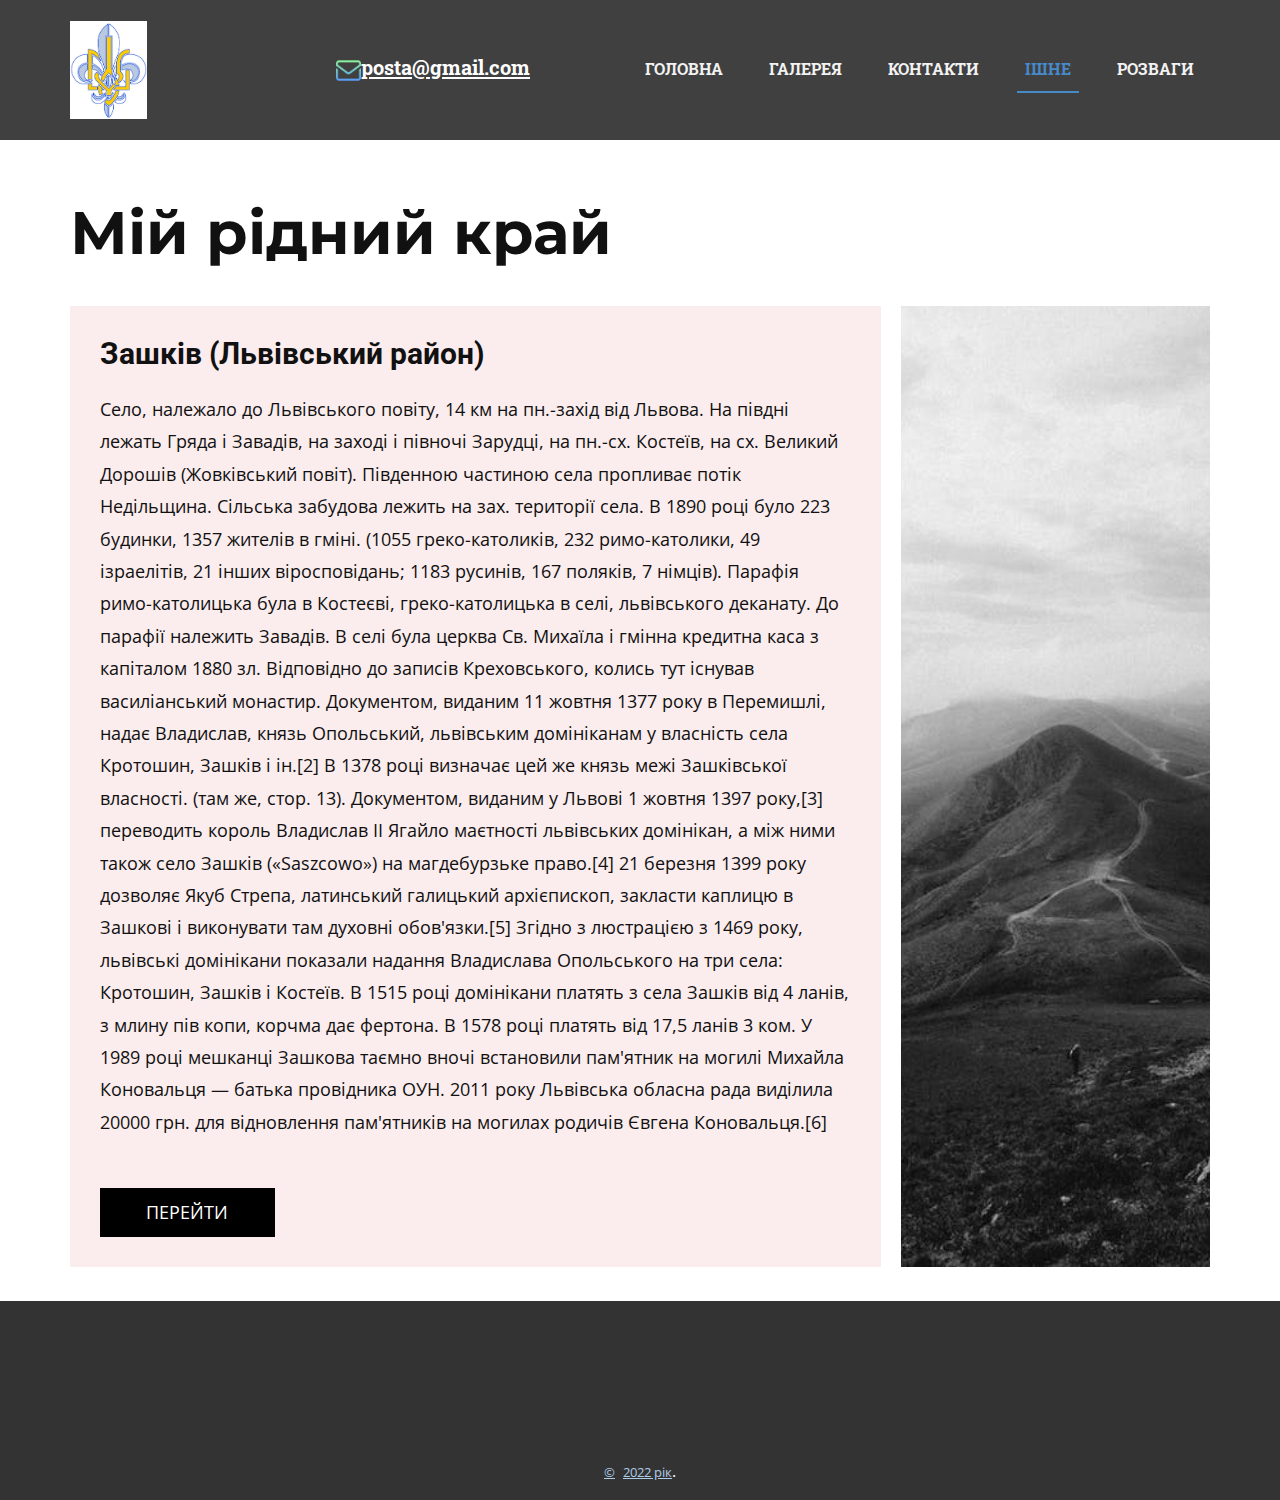
<file: Ішне.html>
<!DOCTYPE html>
<html style="font-size: 16px;">
  <head>
    <meta name="viewport" content="width=device-width, initial-scale=1.0">
    <meta charset="utf-8">
    <meta name="keywords" content="Завітайте до нас за адресою:​, Заголовок 6-го поста">
    <meta name="description" content="">
    <meta name="page_type" content="np-template-header-footer-from-plugin">
    <title>Ішне</title>
    <link rel="shortcut icon" type="image/ico" href="images/favicon.ico"/>
    <link rel="stylesheet" href="nicepage.css" media="screen">
    <link rel="stylesheet" href="Ішне.css" media="screen">
    <script class="u-script" type="text/javascript" src="jquery.js" defer=""></script>
    <script class="u-script" type="text/javascript" src="nicepage.js" defer=""></script>
    <meta name="generator" content="Nicepage 4.3.0, nicepage.com">
    <link id="u-theme-google-font" rel="stylesheet" href="https://fonts.googleapis.com/css?family=Roboto:100,100i,300,300i,400,400i,500,500i,700,700i,900,900i|Open+Sans:300,300i,400,400i,600,600i,700,700i,800,800i">
    <link id="u-page-google-font" rel="stylesheet" href="https://fonts.googleapis.com/css?family=Montserrat:100,100i,200,200i,300,300i,400,400i,500,500i,600,600i,700,700i,800,800i,900,900i|Roboto+Slab:100,200,300,400,500,600,700,800,900">
    
    
    <script type="application/ld+json">{
		"@context": "http://",
		"@type": "Organization",
		"name": "",
		"logo": "images/logo.png"
}</script>
    <meta name="theme-color" content="#478ac9">
    <meta property="og:title" content="Ішне">
    <meta property="og:type" content="website">
  </head>
  <body class="u-body"><header class="u-clearfix u-grey-75 u-header u-sticky u-sticky-56bd u-header" id="sec-a7f6"><div class="u-clearfix u-sheet u-sheet-1">
        <a href="index.html" data-page-id="798429939" class="u-align-left u-image u-logo u-image-1" data-image-width="199" data-image-height="254" title="Головна">
          <img src="images/logo.png" class="u-logo-image u-logo-image-1">
        </a>
        <nav class="u-align-right u-menu u-menu-dropdown u-offcanvas u-menu-1">
          <div class="menu-collapse u-custom-font u-font-roboto-slab" style="font-size: 1rem; letter-spacing: 0px; text-transform: uppercase; font-weight: 700;">
            <a class="u-button-style u-custom-active-border-color u-custom-border u-custom-border-color u-custom-borders u-custom-hover-border-color u-custom-hover-color u-custom-left-right-menu-spacing u-custom-padding-bottom u-custom-text-active-color u-custom-text-color u-custom-text-hover-color u-custom-top-bottom-menu-spacing u-nav-link u-text-active-palette-1-base u-text-hover-palette-2-base" href="#">
              <svg class="u-svg-link" viewBox="0 0 24 24"><use xmlns:xlink="http://www." xlink:href="#menu-hamburger"></use></svg>
              <svg class="u-svg-content" version="1.1" id="menu-hamburger" viewBox="0 0 16 16" x="0px" y="0px" xmlns:xlink="http://" xmlns="http://www./svg"><g><rect y="1" width="16" height="2"></rect><rect y="7" width="16" height="2"></rect><rect y="13" width="16" height="2"></rect>
</g></svg>
            </a>
          </div>
          <div class="u-custom-menu u-nav-container">
            <ul class="u-custom-font u-font-roboto-slab u-nav u-spacing-30 u-unstyled u-nav-1"><li class="u-nav-item"><a class="u-border-2 u-border-active-palette-1-base u-border-hover-palette-1-base u-border-no-left u-border-no-right u-border-no-top u-button-style u-nav-link u-text-active-palette-1-base u-text-grey-5 u-text-hover-grey-15" href="index.html" style="padding: 14px 8px;">Головна</a>
</li><li class="u-nav-item"><a class="u-border-2 u-border-active-palette-1-base u-border-hover-palette-1-base u-border-no-left u-border-no-right u-border-no-top u-button-style u-nav-link u-text-active-palette-1-base u-text-grey-5 u-text-hover-grey-15" href="Галерея.html" style="padding: 14px 8px;">Галерея</a>
</li><li class="u-nav-item"><a class="u-border-2 u-border-active-palette-1-base u-border-hover-palette-1-base u-border-no-left u-border-no-right u-border-no-top u-button-style u-nav-link u-text-active-palette-1-base u-text-grey-5 u-text-hover-grey-15" href="Контакти.html" style="padding: 14px 8px;">Контакти</a>
</li><li class="u-nav-item"><a class="u-border-2 u-border-active-palette-1-base u-border-hover-palette-1-base u-border-no-left u-border-no-right u-border-no-top u-button-style u-nav-link u-text-active-palette-1-base u-text-grey-5 u-text-hover-grey-15" href="Ішне.html" style="padding: 14px 8px;">Ішне</a>
</li><li class="u-nav-item"><a class="u-border-2 u-border-active-palette-1-base u-border-hover-palette-1-base u-border-no-left u-border-no-right u-border-no-top u-button-style u-nav-link u-text-active-palette-1-base u-text-grey-5 u-text-hover-grey-15" href="Розваги.html" style="padding: 14px 16px 14px 8px;">Розваги</a>
</li></ul>
          </div>
          <div class="u-custom-menu u-nav-container-collapse">
            <div class="u-black u-container-style u-inner-container-layout u-opacity u-opacity-95 u-sidenav">
              <div class="u-inner-container-layout u-sidenav-overflow">
                <div class="u-menu-close"></div>
                <ul class="u-align-center u-nav u-popupmenu-items u-unstyled u-nav-2"><li class="u-nav-item"><a class="u-button-style u-nav-link" href="index.html" style="padding: 8px 0px;">Головна</a>
</li><li class="u-nav-item"><a class="u-button-style u-nav-link" href="Галерея.html" style="padding: 8px 0px;">Галерея</a>
</li><li class="u-nav-item"><a class="u-button-style u-nav-link" href="Контакти.html" style="padding: 8px 0px;">Контакти</a>
</li><li class="u-nav-item"><a class="u-button-style u-nav-link" href="Ішне.html" style="padding: 8px 0px;">Ішне</a>
</li><li class="u-nav-item"><a class="u-button-style u-nav-link" href="Розваги.html" style="padding: 8px 0px;">Розваги</a>
</li></ul>
              </div>
            </div>
            <div class="u-black u-menu-overlay u-opacity u-opacity-70"></div>
          </div>
        </nav>
        <a href="mailto:zashkivskatg@gmail.com" class="u-active-none u-align-center-xs u-bottom-left-radius-0 u-bottom-right-radius-0 u-btn u-btn-rectangle u-button-style u-custom-font u-font-roboto-slab u-hover-none u-none u-radius-0 u-text-custom-color-1 u-top-left-radius-0 u-top-right-radius-0 u-btn-1"><span class="u-file-icon u-icon u-icon-1"><img src="images/3781615.png" alt=""></span>posta@gmail.com
        </a>
      </div></header>
    <section class="u-align-left u-clearfix u-white u-section-1" id="carousel_69f0">
      <div class="u-clearfix u-sheet u-sheet-1">
        <h2 class="u-custom-font u-font-montserrat u-text u-text-1"> Мій рідний край</h2>
        <div class="u-clearfix u-gutter-20 u-layout-wrap u-layout-wrap-1">
          <div class="u-gutter-0 u-layout">
            <div class="u-layout-row">
              <div class="u-align-left u-container-style u-layout-cell u-left-cell u-palette-2-light-3 u-size-43 u-layout-cell-1" src="">
                <div class="u-container-layout u-valign-top u-container-layout-1">
                  <h3 class="u-text u-text-2"> Зашків (Львівський район)</h3>
                  <p class="u-text u-text-3"> Село, належало до Львівського повіту, 14 км на пн.-захід від Львова. На півдні лежать Гряда і Завадів, на заході і півночі Зарудці, на пн.-сх. Костеїв, на сх. Великий Дорошів (Жовківський повіт). Південною частиною села пропливає потік Недільщина. Сільська забудова лежить на зах. території села. В 1890 році було 223 будинки, 1357 жителів в гміні. (1055 греко-католиків, 232 римо-католики, 49 ізраелітів, 21 інших віросповідань; 1183 русинів, 167 поляків, 7 німців). Парафія римо-католицька була в Костеєві, греко-католицька в селі, львівського деканату. До парафії належить Завадів. В селі була церква Св. Михаїла і гмінна кредитна каса з капіталом 1880 зл. Відповідно до записів Креховського, колись тут існував василіанський монастир.

                    Документом, виданим 11 жовтня 1377 року в Перемишлі, надає Владислав, князь Опольський, львівським домініканам у власність села Кротошин, Зашків і ін.[2] В 1378 році визначає цей же князь межі Зашківської власності. (там же, стор. 13). Документом, виданим у Львові 1 жовтня 1397 року,[3] переводить король Владислав ІІ Ягайло маєтності львівських домінікан, а між ними також село Зашків («Saszcowo») на магдебурзьке право.[4] 21 березня 1399 року дозволяє Якуб Стрепа, латинський галицький архієпископ, закласти каплицю в Зашкові і виконувати там духовні обов'язки.[5] Згідно з люстрацією з 1469 року, львівські домінікани показали надання Владислава Опольського на три села: Кротошин, Зашків і Костеїв. В 1515 році домінікани платять з села Зашків від 4 ланів, з млину пів копи, корчма дає фертона. В 1578 році платять від 17,5 ланів 3 ком.
                    
                    У 1989 році мешканці Зашкова таємно вночі встановили пам'ятник на могилі Михайла Коновальця — батька провідника ОУН. 2011 року Львівська обласна рада виділила 20000 грн. для відновлення пам'ятників на могилах родичів Євгена Коновальця.[6]</p>
                  <a href="https://..." class="u-active-black u-align-center u-black u-border-none u-btn u-button-style u-hover-black u-text-active-white u-text-body-alt-color u-text-hover-white u-btn-1">Перейти</a>
                </div>
              </div>
              <div class="u-container-style u-image u-layout-cell u-right-cell u-size-17 u-image-1" src="" data-image-width="500" data-image-height="750">
                <div class="u-container-layout u-container-layout-2"></div>
              </div>
            </div>
          </div>
        </div>
      </div>
    </section>
    
    
    <footer class="u-align-center u-clearfix u-footer u-grey-80 u-footer" id="sec-7571"><div class="u-align-left u-clearfix u-sheet u-sheet-1"></div></footer>
    <section class="u-backlink u-clearfix u-grey-80">
      <a class="u-link" href="https://..." target="_blank">
        <span>&copy;</span>
      </a>
      <p class="u-text">
        <!-- <span>написаний у</span> -->
      </p>
      <a class="u-link" href="https://..." target="_blank">
        <span>2022 рік</span>
      </a>.

      <!-- Ішне -->
      
    </section><span style="height: 64px; width: 64px; margin-left: 0px; margin-right: auto; margin-top: 0px; right: 25px; bottom: 35px;" class="u-back-to-top u-border-2 u-border-palette-1-base u-icon u-icon-circle u-opacity u-opacity-85 u-spacing-10 u-text-palette-1-base" data-href="#">
        <svg class="u-svg-link" preserveAspectRatio="xMidYMin slice" viewBox="0 0 551.13 551.13"><use xmlns:xlink="http://www." xlink:href="#svg-1d98"></use></svg>
        <svg class="u-svg-content" enable-background="new 0 0 551.13 551.13" viewBox="0 0 551.13 551.13" xmlns="http://www." id="svg-1d98" data-color="rgb(255, 255, 255)"><path d="m275.565 189.451 223.897 223.897h51.668l-275.565-275.565-275.565 275.565h51.668z"></path></svg>
    </span>
  </body>
</html>
</file>
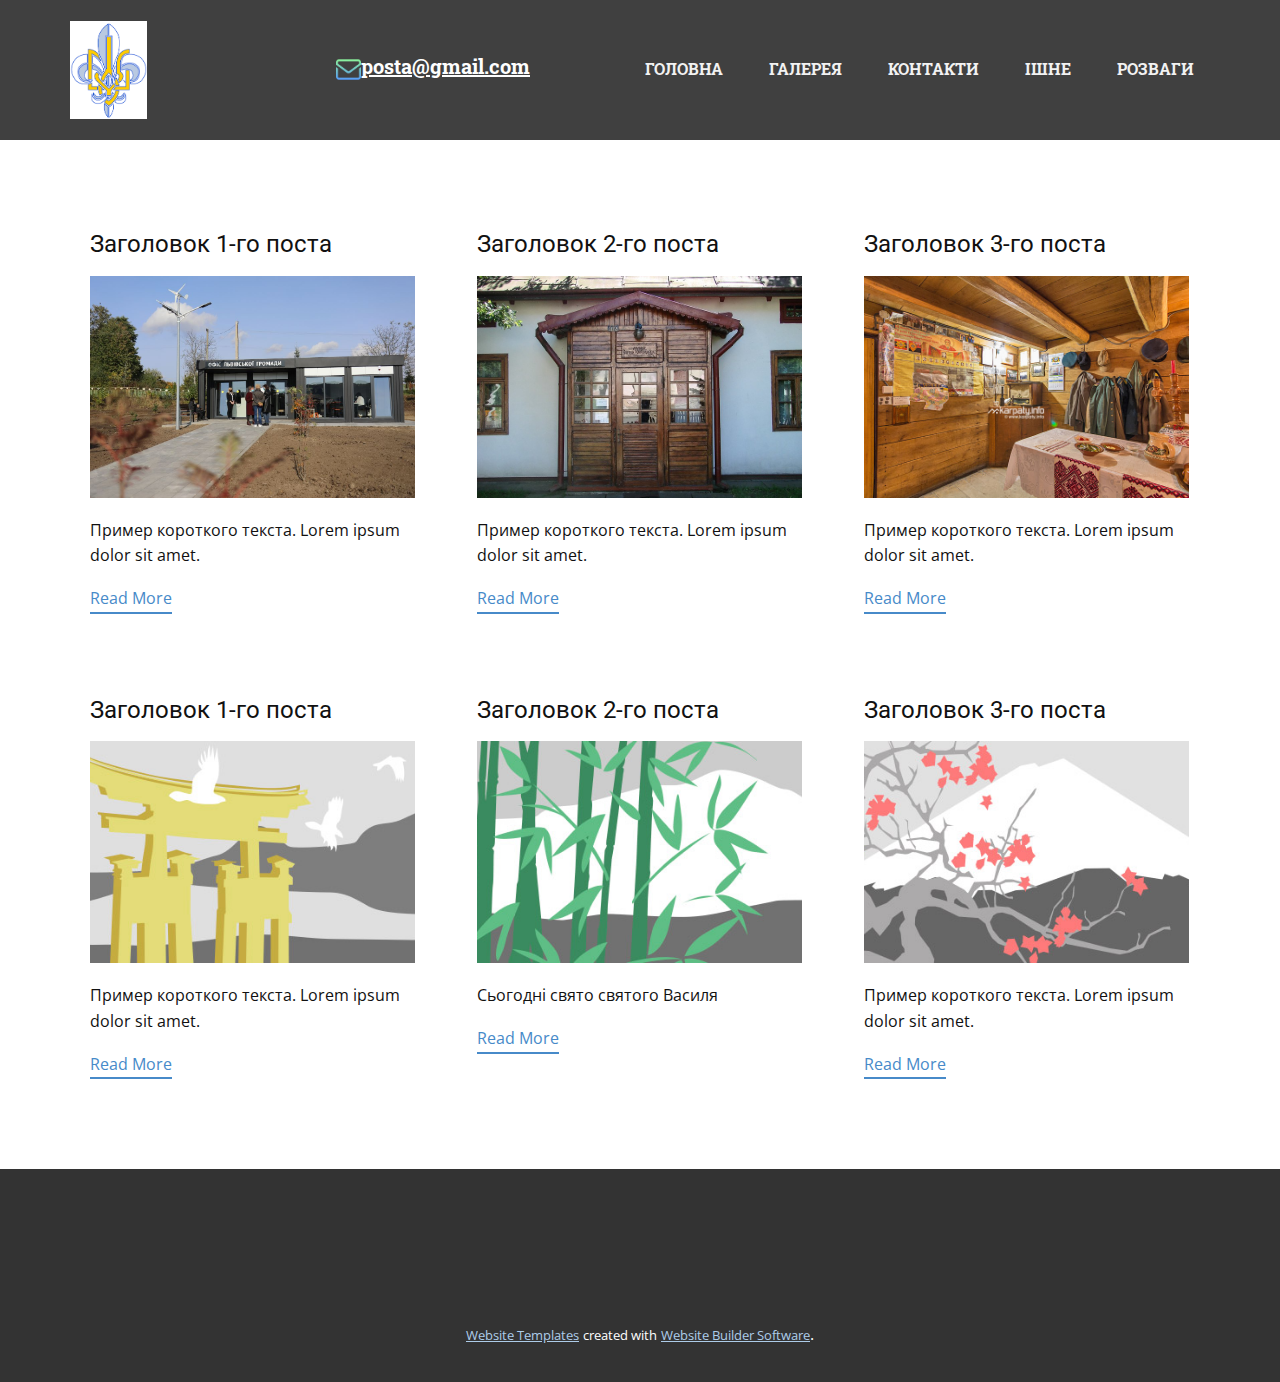
<file: blog/blog.html>
<html style="font-size: 16px;"><head>
    <meta name="viewport" content="width=device-width, initial-scale=1.0">
    <meta charset="utf-8">
    <meta name="keywords" content="">
    <meta name="description" content="">
    <meta name="page_type" content="np-template-header-footer-from-plugin">
    <title>Blog Template</title>
    <link rel="stylesheet" href="../nicepage.css" media="screen">
<link rel="stylesheet" href="../Blog-Template.css" media="screen">
    <script class="u-script" type="text/javascript" src="../jquery.js" defer=""></script>
    <script class="u-script" type="text/javascript" src="../nicepage.js" defer=""></script>
    <meta name="generator" content="Nicepage 4.3.0, nicepage.com">
    <link id="u-theme-google-font" rel="stylesheet" href="https://fonts.googleapis.com/css?family=Roboto:100,100i,300,300i,400,400i,500,500i,700,700i,900,900i|Open+Sans:300,300i,400,400i,600,600i,700,700i,800,800i">
    <link id="u-page-google-font" rel="stylesheet" href="https://fonts.googleapis.com/css?family=Roboto+Slab:100,200,300,400,500,600,700,800,900">
    
    
    <script type="application/ld+json">{
		"@context": "http://schema.org",
		"@type": "Organization",
		"name": "",
		"logo": "images/logo1.png"
}</script>
    <meta name="theme-color" content="#478ac9">
  </head>
  <body class="u-body"><header class="u-clearfix u-grey-75 u-header u-sticky u-sticky-56bd u-header" id="sec-a7f6"><div class="u-clearfix u-sheet u-sheet-1">
        <a href="../Головна.html" data-page-id="798429939" class="u-align-left u-image u-logo u-image-1" data-image-width="199" data-image-height="254" title="Головна">
          <img src="../images/logo1.png" class="u-logo-image u-logo-image-1">
        </a>
        <nav class="u-align-right u-menu u-menu-dropdown u-offcanvas u-menu-1">
          <div class="menu-collapse u-custom-font u-font-roboto-slab" style="font-size: 1rem; letter-spacing: 0px; text-transform: uppercase; font-weight: 700;">
            <a class="u-button-style u-custom-active-border-color u-custom-border u-custom-border-color u-custom-borders u-custom-hover-border-color u-custom-hover-color u-custom-left-right-menu-spacing u-custom-padding-bottom u-custom-text-active-color u-custom-text-color u-custom-text-hover-color u-custom-top-bottom-menu-spacing u-nav-link u-text-active-palette-1-base u-text-hover-palette-2-base" href="#">
              <svg class="u-svg-link" viewBox="0 0 24 24"><use xmlns:xlink="http://www.w3.org/1999/xlink" xlink:href="#menu-hamburger"></use></svg>
              <svg class="u-svg-content" version="1.1" id="menu-hamburger" viewBox="0 0 16 16" x="0px" y="0px" xmlns:xlink="http://www.w3.org/1999/xlink" xmlns="http://www.w3.org/2000/svg"><g><rect y="1" width="16" height="2"></rect><rect y="7" width="16" height="2"></rect><rect y="13" width="16" height="2"></rect>
</g></svg>
            </a>
          </div>
          <div class="u-custom-menu u-nav-container">
            <ul class="u-custom-font u-font-roboto-slab u-nav u-spacing-30 u-unstyled u-nav-1"><li class="u-nav-item"><a class="u-border-2 u-border-active-palette-1-base u-border-hover-palette-1-base u-border-no-left u-border-no-right u-border-no-top u-button-style u-nav-link u-text-active-palette-1-base u-text-grey-5 u-text-hover-grey-15" href="../Головна.html" style="padding: 14px 8px;">Головна</a>
</li><li class="u-nav-item"><a class="u-border-2 u-border-active-palette-1-base u-border-hover-palette-1-base u-border-no-left u-border-no-right u-border-no-top u-button-style u-nav-link u-text-active-palette-1-base u-text-grey-5 u-text-hover-grey-15" href="../Галерея.html" style="padding: 14px 8px;">Галерея</a>
</li><li class="u-nav-item"><a class="u-border-2 u-border-active-palette-1-base u-border-hover-palette-1-base u-border-no-left u-border-no-right u-border-no-top u-button-style u-nav-link u-text-active-palette-1-base u-text-grey-5 u-text-hover-grey-15" href="../Контакти.html" style="padding: 14px 8px;">Контакти</a>
</li><li class="u-nav-item"><a class="u-border-2 u-border-active-palette-1-base u-border-hover-palette-1-base u-border-no-left u-border-no-right u-border-no-top u-button-style u-nav-link u-text-active-palette-1-base u-text-grey-5 u-text-hover-grey-15" href="../Ішне.html" style="padding: 14px 8px;">Ішне</a>
</li><li class="u-nav-item"><a class="u-border-2 u-border-active-palette-1-base u-border-hover-palette-1-base u-border-no-left u-border-no-right u-border-no-top u-button-style u-nav-link u-text-active-palette-1-base u-text-grey-5 u-text-hover-grey-15" href="../Розваги.html" style="padding: 14px 16px 14px 8px;">Розваги</a>
</li></ul>
          </div>
          <div class="u-custom-menu u-nav-container-collapse">
            <div class="u-black u-container-style u-inner-container-layout u-opacity u-opacity-95 u-sidenav">
              <div class="u-inner-container-layout u-sidenav-overflow">
                <div class="u-menu-close"></div>
                <ul class="u-align-center u-nav u-popupmenu-items u-unstyled u-nav-2"><li class="u-nav-item"><a class="u-button-style u-nav-link" href="../Головна.html" style="padding: 8px 0px;">Головна</a>
</li><li class="u-nav-item"><a class="u-button-style u-nav-link" href="../Галерея.html" style="padding: 8px 0px;">Галерея</a>
</li><li class="u-nav-item"><a class="u-button-style u-nav-link" href="../Контакти.html" style="padding: 8px 0px;">Контакти</a>
</li><li class="u-nav-item"><a class="u-button-style u-nav-link" href="../Ішне.html" style="padding: 8px 0px;">Ішне</a>
</li><li class="u-nav-item"><a class="u-button-style u-nav-link" href="../Розваги.html" style="padding: 8px 0px;">Розваги</a>
</li></ul>
              </div>
            </div>
            <div class="u-black u-menu-overlay u-opacity u-opacity-70"></div>
          </div>
        </nav>
        <a href="../mailto:zashkivskatg@gmail.com" class="u-active-none u-align-center-xs u-bottom-left-radius-0 u-bottom-right-radius-0 u-btn u-btn-rectangle u-button-style u-custom-font u-font-roboto-slab u-hover-none u-none u-radius-0 u-text-custom-color-1 u-top-left-radius-0 u-top-right-radius-0 u-btn-1"><span class="u-file-icon u-icon u-icon-1"><img src="../images/3781615.png" alt=""></span>posta@gmail.com
        </a>
      </div></header>
    <section class="u-clearfix u-section-1" id="sec-0331">
      <div class="u-clearfix u-sheet u-valign-middle u-sheet-1"><!--blog--><!--blog_options_json--><!--{"type":"Recent","source":"","tags":"","count":""}--><!--/blog_options_json-->
        <div class="u-blog u-expanded-width u-repeater u-repeater-1"><!--blog_post-->
          <div class="u-blog-post u-container-style u-repeater-item u-white u-repeater-item-1">
            <div class="u-container-layout u-similar-container u-valign-top u-container-layout-1"><!--blog_post_header-->
              <h4 class="u-blog-control u-text u-text-1">
                <a class="u-post-header-link" href="../blog/пост-5.html"><!--blog_post_header_content-->Заголовок 1-го поста<!--/blog_post_header_content--></a>
              </h4><!--/blog_post_header--><!--blog_post_image-->
              <a class="u-post-header-link" href="../blog/пост-5.html"><img alt="" class="u-blog-control u-expanded-width u-image u-image-default u-image-1" src="../images/____.jpg"></a><!--/blog_post_image--><!--blog_post_content-->
              <div class="u-blog-control u-post-content u-text u-text-2 fr-view">Пример короткого текста. Lorem ipsum dolor sit amet.</div><!--/blog_post_content--><!--blog_post_readmore-->
              <a href="../blog/пост-5.html" class="u-blog-control u-border-2 u-border-palette-1-base u-btn u-btn-rectangle u-button-style u-none u-btn-1"><!--blog_post_readmore_content--><!--options_json--><!--{"content":"Read More","defaultValue":"Читать дальше"}--><!--/options_json-->Read More<!--/blog_post_readmore_content--></a><!--/blog_post_readmore-->
            </div>
          </div><div class="u-blog-post u-container-style u-repeater-item u-video-cover u-white">
            <div class="u-container-layout u-similar-container u-valign-top u-container-layout-2"><!--blog_post_header-->
              <h4 class="u-blog-control u-text u-text-3">
                <a class="u-post-header-link" href="../blog/пост-4.html"><!--blog_post_header_content-->Заголовок 2-го поста<!--/blog_post_header_content--></a>
              </h4><!--/blog_post_header--><!--blog_post_image-->
              <a class="u-post-header-link" href="../blog/пост-4.html"><img alt="" class="u-blog-control u-expanded-width u-image u-image-default u-image-2" src="../images/___.png"></a><!--/blog_post_image--><!--blog_post_content-->
              <div class="u-blog-control u-post-content u-text u-text-4 fr-view">Пример короткого текста. Lorem ipsum dolor sit amet.</div><!--/blog_post_content--><!--blog_post_readmore-->
              <a href="../blog/пост-4.html" class="u-blog-control u-border-2 u-border-palette-1-base u-btn u-btn-rectangle u-button-style u-none u-btn-2"><!--blog_post_readmore_content--><!--options_json--><!--{"content":"Read More","defaultValue":"Читать дальше"}--><!--/options_json-->Read More<!--/blog_post_readmore_content--></a><!--/blog_post_readmore-->
            </div>
          </div><div class="u-blog-post u-container-style u-repeater-item u-video-cover u-white">
            <div class="u-container-layout u-similar-container u-valign-top u-container-layout-3"><!--blog_post_header-->
              <h4 class="u-blog-control u-text u-text-5">
                <a class="u-post-header-link" href="../blog/пост-3.html"><!--blog_post_header_content-->Заголовок 3-го поста<!--/blog_post_header_content--></a>
              </h4><!--/blog_post_header--><!--blog_post_image-->
              <a class="u-post-header-link" href="../blog/пост-3.html"><img alt="" class="u-blog-control u-expanded-width u-image u-image-default u-image-3" src="../images/_.jpg"></a><!--/blog_post_image--><!--blog_post_content-->
              <div class="u-blog-control u-post-content u-text u-text-6 fr-view">Пример короткого текста. Lorem ipsum dolor sit amet.</div><!--/blog_post_content--><!--blog_post_readmore-->
              <a href="../blog/пост-3.html" class="u-blog-control u-border-2 u-border-palette-1-base u-btn u-btn-rectangle u-button-style u-none u-btn-3"><!--blog_post_readmore_content--><!--options_json--><!--{"content":"Read More","defaultValue":"Читать дальше"}--><!--/options_json-->Read More<!--/blog_post_readmore_content--></a><!--/blog_post_readmore-->
            </div>
          </div><div class="u-blog-post u-container-style u-repeater-item u-white u-repeater-item-1">
            <div class="u-container-layout u-similar-container u-valign-top u-container-layout-1"><!--blog_post_header-->
              <h4 class="u-blog-control u-text u-text-1">
                <a class="u-post-header-link" href="../blog/пост-2.html"><!--blog_post_header_content-->Заголовок 1-го поста<!--/blog_post_header_content--></a>
              </h4><!--/blog_post_header--><!--blog_post_image-->
              <a class="u-post-header-link" href="../blog/пост-2.html"><img alt="" class="u-blog-control u-expanded-width u-image u-image-default u-image-1" src="[data-uri]"></a><!--/blog_post_image--><!--blog_post_content-->
              <div class="u-blog-control u-post-content u-text u-text-2 fr-view">Пример короткого текста. Lorem ipsum dolor sit amet.</div><!--/blog_post_content--><!--blog_post_readmore-->
              <a href="../blog/пост-2.html" class="u-blog-control u-border-2 u-border-palette-1-base u-btn u-btn-rectangle u-button-style u-none u-btn-1"><!--blog_post_readmore_content--><!--options_json--><!--{"content":"Read More","defaultValue":"Читать дальше"}--><!--/options_json-->Read More<!--/blog_post_readmore_content--></a><!--/blog_post_readmore-->
            </div>
          </div><div class="u-blog-post u-container-style u-repeater-item u-video-cover u-white">
            <div class="u-container-layout u-similar-container u-valign-top u-container-layout-2"><!--blog_post_header-->
              <h4 class="u-blog-control u-text u-text-3">
                <a class="u-post-header-link" href="../blog/василя.html"><!--blog_post_header_content-->Заголовок 2-го поста<!--/blog_post_header_content--></a>
              </h4><!--/blog_post_header--><!--blog_post_image-->
              <a class="u-post-header-link" href="../blog/василя.html"><img alt="" class="u-blog-control u-expanded-width u-image u-image-default u-image-2" src="[data-uri]"></a><!--/blog_post_image--><!--blog_post_content-->
              <div class="u-blog-control u-post-content u-text u-text-4 fr-view">Сьогодні свято святого Василя</div><!--/blog_post_content--><!--blog_post_readmore-->
              <a href="../blog/василя.html" class="u-blog-control u-border-2 u-border-palette-1-base u-btn u-btn-rectangle u-button-style u-none u-btn-2"><!--blog_post_readmore_content--><!--options_json--><!--{"content":"Read More","defaultValue":"Читать дальше"}--><!--/options_json-->Read More<!--/blog_post_readmore_content--></a><!--/blog_post_readmore-->
            </div>
          </div><div class="u-blog-post u-container-style u-repeater-item u-video-cover u-white">
            <div class="u-container-layout u-similar-container u-valign-top u-container-layout-3"><!--blog_post_header-->
              <h4 class="u-blog-control u-text u-text-5">
                <a class="u-post-header-link" href="../blog/пост.html"><!--blog_post_header_content-->Заголовок 3-го поста<!--/blog_post_header_content--></a>
              </h4><!--/blog_post_header--><!--blog_post_image-->
              <a class="u-post-header-link" href="../blog/пост.html"><img alt="" class="u-blog-control u-expanded-width u-image u-image-default u-image-3" src="[data-uri]"></a><!--/blog_post_image--><!--blog_post_content-->
              <div class="u-blog-control u-post-content u-text u-text-6 fr-view">Пример короткого текста. Lorem ipsum dolor sit amet.</div><!--/blog_post_content--><!--blog_post_readmore-->
              <a href="../blog/пост.html" class="u-blog-control u-border-2 u-border-palette-1-base u-btn u-btn-rectangle u-button-style u-none u-btn-3"><!--blog_post_readmore_content--><!--options_json--><!--{"content":"Read More","defaultValue":"Читать дальше"}--><!--/options_json-->Read More<!--/blog_post_readmore_content--></a><!--/blog_post_readmore-->
            </div>
          </div><!--/blog_post--><!--blog_post-->
          <!--/blog_post--><!--blog_post-->
          <!--/blog_post-->
        </div><!--/blog-->
      </div>
    </section>
    
    
    <footer class="u-align-center u-clearfix u-footer u-grey-80 u-footer" id="sec-7571"><div class="u-align-left u-clearfix u-sheet u-sheet-1"></div></footer>
    <section class="u-backlink u-clearfix u-grey-80">
      <a class="u-link" href="https://nicepage.com/website-templates" target="_blank">
        <span>Website Templates</span>
      </a>
      <p class="u-text">
        <span>created with</span>
      </p>
      <a class="u-link" href="" target="_blank">
        <span>Website Builder Software</span>
      </a>. 
    </section>
  
</body></html>
</file>
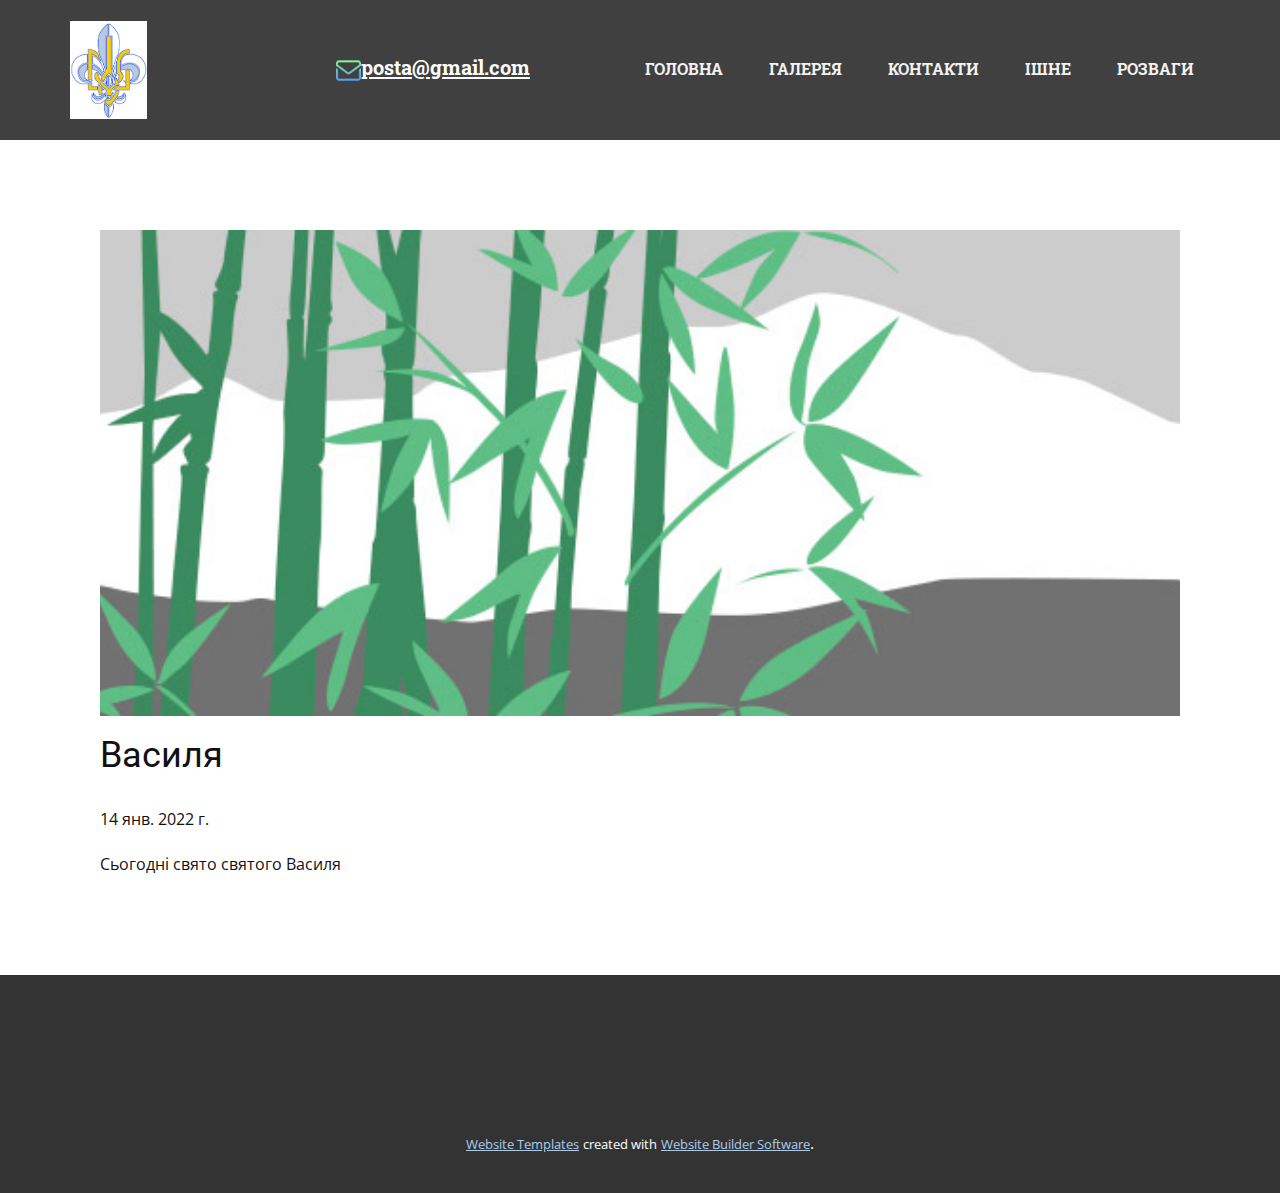
<file: blog/василя.html>
<!doctype html>
<html style="font-size: 16px;"><head>
    <meta name="viewport" content="width=device-width, initial-scale=1.0">
    <meta charset="utf-8">
    <meta name="keywords" content="Заголовок 1-го поста">
    <meta name="description" content="">
    <meta name="page_type" content="np-template-header-footer-from-plugin">
    <title>Василя</title>
    <link rel="stylesheet" href="../nicepage.css" media="screen">
<link rel="stylesheet" href="../Post-Template.css" media="screen">
    <script class="u-script" type="text/javascript" src="../jquery.js" defer=""></script>
    <script class="u-script" type="text/javascript" src="../nicepage.js" defer=""></script>
    <meta name="generator" content="Nicepage 4.3.0, nicepage.com">
    <link id="u-theme-google-font" rel="stylesheet" href="https://fonts.googleapis.com/css?family=Roboto:100,100i,300,300i,400,400i,500,500i,700,700i,900,900i|Open+Sans:300,300i,400,400i,600,600i,700,700i,800,800i">
    <link id="u-page-google-font" rel="stylesheet" href="https://fonts.googleapis.com/css?family=Roboto+Slab:100,200,300,400,500,600,700,800,900">
    
    
    <script type="application/ld+json">{
		"@context": "http://schema.org",
		"@type": "Organization",
		"name": "",
		"logo": "images/logo1.png"
}</script>
    <meta name="theme-color" content="#478ac9">
  </head>
  <body class="u-body"><header class="u-clearfix u-grey-75 u-header u-sticky u-sticky-56bd u-header" id="sec-a7f6"><div class="u-clearfix u-sheet u-sheet-1">
        <a href="../Головна.html" data-page-id="798429939" class="u-align-left u-image u-logo u-image-1" data-image-width="199" data-image-height="254" title="Головна">
          <img src="../images/logo1.png" class="u-logo-image u-logo-image-1">
        </a>
        <nav class="u-align-right u-menu u-menu-dropdown u-offcanvas u-menu-1">
          <div class="menu-collapse u-custom-font u-font-roboto-slab" style="font-size: 1rem; letter-spacing: 0px; text-transform: uppercase; font-weight: 700;">
            <a class="u-button-style u-custom-active-border-color u-custom-border u-custom-border-color u-custom-borders u-custom-hover-border-color u-custom-hover-color u-custom-left-right-menu-spacing u-custom-padding-bottom u-custom-text-active-color u-custom-text-color u-custom-text-hover-color u-custom-top-bottom-menu-spacing u-nav-link u-text-active-palette-1-base u-text-hover-palette-2-base" href="#">
              <svg class="u-svg-link" viewBox="0 0 24 24"><use xmlns:xlink="http://www.w3.org/1999/xlink" xlink:href="#menu-hamburger"></use></svg>
              <svg class="u-svg-content" version="1.1" id="menu-hamburger" viewBox="0 0 16 16" x="0px" y="0px" xmlns:xlink="http://www.w3.org/1999/xlink" xmlns="http://www.w3.org/2000/svg"><g><rect y="1" width="16" height="2"></rect><rect y="7" width="16" height="2"></rect><rect y="13" width="16" height="2"></rect>
</g></svg>
            </a>
          </div>
          <div class="u-custom-menu u-nav-container">
            <ul class="u-custom-font u-font-roboto-slab u-nav u-spacing-30 u-unstyled u-nav-1"><li class="u-nav-item"><a class="u-border-2 u-border-active-palette-1-base u-border-hover-palette-1-base u-border-no-left u-border-no-right u-border-no-top u-button-style u-nav-link u-text-active-palette-1-base u-text-grey-5 u-text-hover-grey-15" href="../Головна.html" style="padding: 14px 8px;">Головна</a>
</li><li class="u-nav-item"><a class="u-border-2 u-border-active-palette-1-base u-border-hover-palette-1-base u-border-no-left u-border-no-right u-border-no-top u-button-style u-nav-link u-text-active-palette-1-base u-text-grey-5 u-text-hover-grey-15" href="../Галерея.html" style="padding: 14px 8px;">Галерея</a>
</li><li class="u-nav-item"><a class="u-border-2 u-border-active-palette-1-base u-border-hover-palette-1-base u-border-no-left u-border-no-right u-border-no-top u-button-style u-nav-link u-text-active-palette-1-base u-text-grey-5 u-text-hover-grey-15" href="../Контакти.html" style="padding: 14px 8px;">Контакти</a>
</li><li class="u-nav-item"><a class="u-border-2 u-border-active-palette-1-base u-border-hover-palette-1-base u-border-no-left u-border-no-right u-border-no-top u-button-style u-nav-link u-text-active-palette-1-base u-text-grey-5 u-text-hover-grey-15" href="../Ішне.html" style="padding: 14px 8px;">Ішне</a>
</li><li class="u-nav-item"><a class="u-border-2 u-border-active-palette-1-base u-border-hover-palette-1-base u-border-no-left u-border-no-right u-border-no-top u-button-style u-nav-link u-text-active-palette-1-base u-text-grey-5 u-text-hover-grey-15" href="../Розваги.html" style="padding: 14px 16px 14px 8px;">Розваги</a>
</li></ul>
          </div>
          <div class="u-custom-menu u-nav-container-collapse">
            <div class="u-black u-container-style u-inner-container-layout u-opacity u-opacity-95 u-sidenav">
              <div class="u-inner-container-layout u-sidenav-overflow">
                <div class="u-menu-close"></div>
                <ul class="u-align-center u-nav u-popupmenu-items u-unstyled u-nav-2"><li class="u-nav-item"><a class="u-button-style u-nav-link" href="../Головна.html" style="padding: 8px 0px;">Головна</a>
</li><li class="u-nav-item"><a class="u-button-style u-nav-link" href="../Галерея.html" style="padding: 8px 0px;">Галерея</a>
</li><li class="u-nav-item"><a class="u-button-style u-nav-link" href="../Контакти.html" style="padding: 8px 0px;">Контакти</a>
</li><li class="u-nav-item"><a class="u-button-style u-nav-link" href="../Ішне.html" style="padding: 8px 0px;">Ішне</a>
</li><li class="u-nav-item"><a class="u-button-style u-nav-link" href="../Розваги.html" style="padding: 8px 0px;">Розваги</a>
</li></ul>
              </div>
            </div>
            <div class="u-black u-menu-overlay u-opacity u-opacity-70"></div>
          </div>
        </nav>
        <a href="../mailto:zashkivskatg@gmail.com" class="u-active-none u-align-center-xs u-bottom-left-radius-0 u-bottom-right-radius-0 u-btn u-btn-rectangle u-button-style u-custom-font u-font-roboto-slab u-hover-none u-none u-radius-0 u-text-custom-color-1 u-top-left-radius-0 u-top-right-radius-0 u-btn-1"><span class="u-file-icon u-icon u-icon-1"><img src="../images/3781615.png" alt=""></span>posta@gmail.com
        </a>
      </div></header>
    <section class="u-align-center u-clearfix u-section-1" id="sec-2b48">
      <div class="u-clearfix u-sheet u-valign-middle-md u-valign-middle-sm u-valign-middle-xs u-sheet-1"><!--post_details--><!--post_details_options_json--><!--{"source":""}--><!--/post_details_options_json--><!--blog_post-->
        <div class="u-container-style u-expanded-width u-post-details u-post-details-1">
          <div class="u-container-layout u-valign-middle u-container-layout-1"><!--blog_post_image-->
            <img alt="" class="u-blog-control u-expanded-width u-image u-image-default u-image-1" src="[data-uri]"><!--/blog_post_image--><!--blog_post_header-->
            <h2 class="u-blog-control u-text u-text-1">Василя</h2><!--/blog_post_header--><!--blog_post_metadata-->
            <div class="u-blog-control u-metadata u-metadata-1"><!--blog_post_metadata_date-->
              <span class="u-meta-date u-meta-icon">14 янв. 2022 г.</span><!--/blog_post_metadata_date--><!--blog_post_metadata_category-->
              <!--/blog_post_metadata_category--><!--blog_post_metadata_comments-->
              <!--/blog_post_metadata_comments-->
            </div><!--/blog_post_metadata--><!--blog_post_content-->
            <div class="u-align-justify u-blog-control u-post-content u-text u-text-2 fr-view"><p>Сьогодні свято святого Василя</p></div><!--/blog_post_content-->
          </div>
        </div><!--/blog_post--><!--/post_details-->
      </div>
    </section>
    
    
    <footer class="u-align-center u-clearfix u-footer u-grey-80 u-footer" id="sec-7571"><div class="u-align-left u-clearfix u-sheet u-sheet-1"></div></footer>
    <section class="u-backlink u-clearfix u-grey-80">
      <a class="u-link" href="https://nicepage.com/website-templates" target="_blank">
        <span>Website Templates</span>
      </a>
      <p class="u-text">
        <span>created with</span>
      </p>
      <a class="u-link" href="" target="_blank">
        <span>Website Builder Software</span>
      </a>. 
    </section>
  
</body></html>
</file>
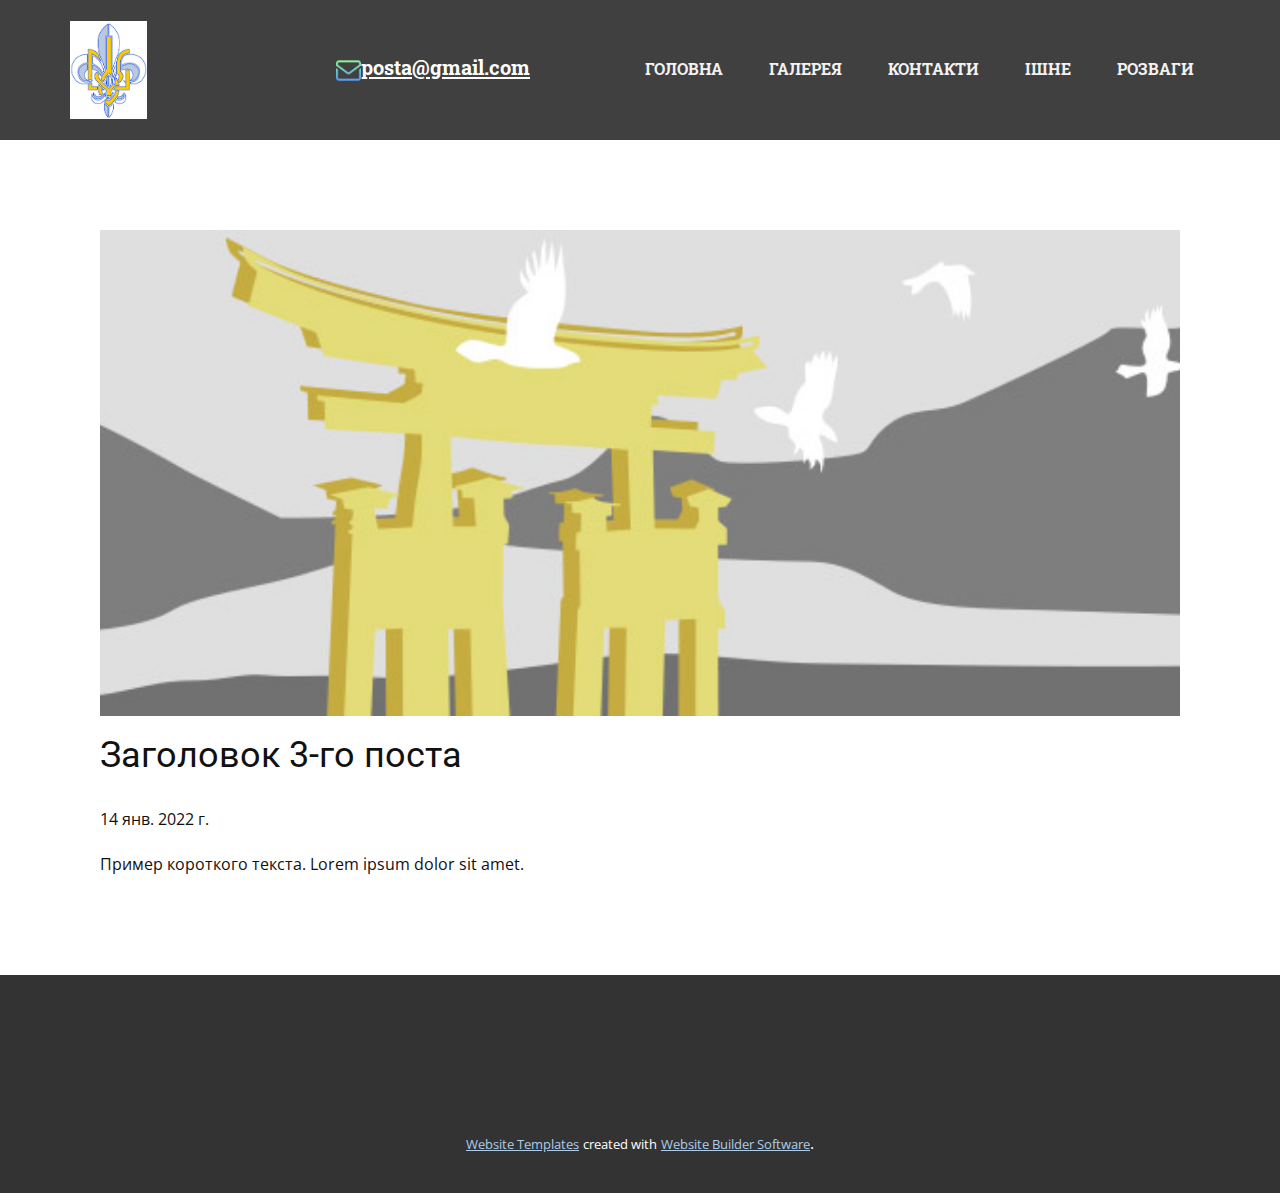
<file: blog/пост-2.html>
<!doctype html>
<html style="font-size: 16px;"><head>
    <meta name="viewport" content="width=device-width, initial-scale=1.0">
    <meta charset="utf-8">
    <meta name="keywords" content="Заголовок 1-го поста">
    <meta name="description" content="">
    <meta name="page_type" content="np-template-header-footer-from-plugin">
    <title>Заголовок 3-го поста</title>
    <link rel="stylesheet" href="../nicepage.css" media="screen">
<link rel="stylesheet" href="../Post-Template.css" media="screen">
    <script class="u-script" type="text/javascript" src="../jquery.js" defer=""></script>
    <script class="u-script" type="text/javascript" src="../nicepage.js" defer=""></script>
    <meta name="generator" content="Nicepage 4.3.0, nicepage.com">
    <link id="u-theme-google-font" rel="stylesheet" href="https://fonts.googleapis.com/css?family=Roboto:100,100i,300,300i,400,400i,500,500i,700,700i,900,900i|Open+Sans:300,300i,400,400i,600,600i,700,700i,800,800i">
    <link id="u-page-google-font" rel="stylesheet" href="https://fonts.googleapis.com/css?family=Roboto+Slab:100,200,300,400,500,600,700,800,900">
    
    
    <script type="application/ld+json">{
		"@context": "http://schema.org",
		"@type": "Organization",
		"name": "",
		"logo": "images/logo1.png"
}</script>
    <meta name="theme-color" content="#478ac9">
  </head>
  <body class="u-body"><header class="u-clearfix u-grey-75 u-header u-sticky u-sticky-56bd u-header" id="sec-a7f6"><div class="u-clearfix u-sheet u-sheet-1">
        <a href="../Головна.html" data-page-id="798429939" class="u-align-left u-image u-logo u-image-1" data-image-width="199" data-image-height="254" title="Головна">
          <img src="../images/logo1.png" class="u-logo-image u-logo-image-1">
        </a>
        <nav class="u-align-right u-menu u-menu-dropdown u-offcanvas u-menu-1">
          <div class="menu-collapse u-custom-font u-font-roboto-slab" style="font-size: 1rem; letter-spacing: 0px; text-transform: uppercase; font-weight: 700;">
            <a class="u-button-style u-custom-active-border-color u-custom-border u-custom-border-color u-custom-borders u-custom-hover-border-color u-custom-hover-color u-custom-left-right-menu-spacing u-custom-padding-bottom u-custom-text-active-color u-custom-text-color u-custom-text-hover-color u-custom-top-bottom-menu-spacing u-nav-link u-text-active-palette-1-base u-text-hover-palette-2-base" href="#">
              <svg class="u-svg-link" viewBox="0 0 24 24"><use xmlns:xlink="http://www.w3.org/1999/xlink" xlink:href="#menu-hamburger"></use></svg>
              <svg class="u-svg-content" version="1.1" id="menu-hamburger" viewBox="0 0 16 16" x="0px" y="0px" xmlns:xlink="http://www.w3.org/1999/xlink" xmlns="http://www.w3.org/2000/svg"><g><rect y="1" width="16" height="2"></rect><rect y="7" width="16" height="2"></rect><rect y="13" width="16" height="2"></rect>
</g></svg>
            </a>
          </div>
          <div class="u-custom-menu u-nav-container">
            <ul class="u-custom-font u-font-roboto-slab u-nav u-spacing-30 u-unstyled u-nav-1"><li class="u-nav-item"><a class="u-border-2 u-border-active-palette-1-base u-border-hover-palette-1-base u-border-no-left u-border-no-right u-border-no-top u-button-style u-nav-link u-text-active-palette-1-base u-text-grey-5 u-text-hover-grey-15" href="../Головна.html" style="padding: 14px 8px;">Головна</a>
</li><li class="u-nav-item"><a class="u-border-2 u-border-active-palette-1-base u-border-hover-palette-1-base u-border-no-left u-border-no-right u-border-no-top u-button-style u-nav-link u-text-active-palette-1-base u-text-grey-5 u-text-hover-grey-15" href="../Галерея.html" style="padding: 14px 8px;">Галерея</a>
</li><li class="u-nav-item"><a class="u-border-2 u-border-active-palette-1-base u-border-hover-palette-1-base u-border-no-left u-border-no-right u-border-no-top u-button-style u-nav-link u-text-active-palette-1-base u-text-grey-5 u-text-hover-grey-15" href="../Контакти.html" style="padding: 14px 8px;">Контакти</a>
</li><li class="u-nav-item"><a class="u-border-2 u-border-active-palette-1-base u-border-hover-palette-1-base u-border-no-left u-border-no-right u-border-no-top u-button-style u-nav-link u-text-active-palette-1-base u-text-grey-5 u-text-hover-grey-15" href="../Ішне.html" style="padding: 14px 8px;">Ішне</a>
</li><li class="u-nav-item"><a class="u-border-2 u-border-active-palette-1-base u-border-hover-palette-1-base u-border-no-left u-border-no-right u-border-no-top u-button-style u-nav-link u-text-active-palette-1-base u-text-grey-5 u-text-hover-grey-15" href="../Розваги.html" style="padding: 14px 16px 14px 8px;">Розваги</a>
</li></ul>
          </div>
          <div class="u-custom-menu u-nav-container-collapse">
            <div class="u-black u-container-style u-inner-container-layout u-opacity u-opacity-95 u-sidenav">
              <div class="u-inner-container-layout u-sidenav-overflow">
                <div class="u-menu-close"></div>
                <ul class="u-align-center u-nav u-popupmenu-items u-unstyled u-nav-2"><li class="u-nav-item"><a class="u-button-style u-nav-link" href="../Головна.html" style="padding: 8px 0px;">Головна</a>
</li><li class="u-nav-item"><a class="u-button-style u-nav-link" href="../Галерея.html" style="padding: 8px 0px;">Галерея</a>
</li><li class="u-nav-item"><a class="u-button-style u-nav-link" href="../Контакти.html" style="padding: 8px 0px;">Контакти</a>
</li><li class="u-nav-item"><a class="u-button-style u-nav-link" href="../Ішне.html" style="padding: 8px 0px;">Ішне</a>
</li><li class="u-nav-item"><a class="u-button-style u-nav-link" href="../Розваги.html" style="padding: 8px 0px;">Розваги</a>
</li></ul>
              </div>
            </div>
            <div class="u-black u-menu-overlay u-opacity u-opacity-70"></div>
          </div>
        </nav>
        <a href="../mailto:zashkivskatg@gmail.com" class="u-active-none u-align-center-xs u-bottom-left-radius-0 u-bottom-right-radius-0 u-btn u-btn-rectangle u-button-style u-custom-font u-font-roboto-slab u-hover-none u-none u-radius-0 u-text-custom-color-1 u-top-left-radius-0 u-top-right-radius-0 u-btn-1"><span class="u-file-icon u-icon u-icon-1"><img src="../images/3781615.png" alt=""></span>posta@gmail.com
        </a>
      </div></header>
    <section class="u-align-center u-clearfix u-section-1" id="sec-2b48">
      <div class="u-clearfix u-sheet u-valign-middle-md u-valign-middle-sm u-valign-middle-xs u-sheet-1"><!--post_details--><!--post_details_options_json--><!--{"source":""}--><!--/post_details_options_json--><!--blog_post-->
        <div class="u-container-style u-expanded-width u-post-details u-post-details-1">
          <div class="u-container-layout u-valign-middle u-container-layout-1"><!--blog_post_image-->
            <img alt="" class="u-blog-control u-expanded-width u-image u-image-default u-image-1" src="[data-uri]"><!--/blog_post_image--><!--blog_post_header-->
            <h2 class="u-blog-control u-text u-text-1">Заголовок 3-го поста</h2><!--/blog_post_header--><!--blog_post_metadata-->
            <div class="u-blog-control u-metadata u-metadata-1"><!--blog_post_metadata_date-->
              <span class="u-meta-date u-meta-icon">14 янв. 2022 г.</span><!--/blog_post_metadata_date--><!--blog_post_metadata_category-->
              <!--/blog_post_metadata_category--><!--blog_post_metadata_comments-->
              <!--/blog_post_metadata_comments-->
            </div><!--/blog_post_metadata--><!--blog_post_content-->
            <div class="u-align-justify u-blog-control u-post-content u-text u-text-2 fr-view">
  Пример короткого текста. Lorem ipsum dolor sit amet.
  </div><!--/blog_post_content-->
          </div>
        </div><!--/blog_post--><!--/post_details-->
      </div>
    </section>
    
    
    <footer class="u-align-center u-clearfix u-footer u-grey-80 u-footer" id="sec-7571"><div class="u-align-left u-clearfix u-sheet u-sheet-1"></div></footer>
    <section class="u-backlink u-clearfix u-grey-80">
      <a class="u-link" href="https://nicepage.com/website-templates" target="_blank">
        <span>Website Templates</span>
      </a>
      <p class="u-text">
        <span>created with</span>
      </p>
      <a class="u-link" href="" target="_blank">
        <span>Website Builder Software</span>
      </a>. 
    </section>
  
</body></html>
</file>
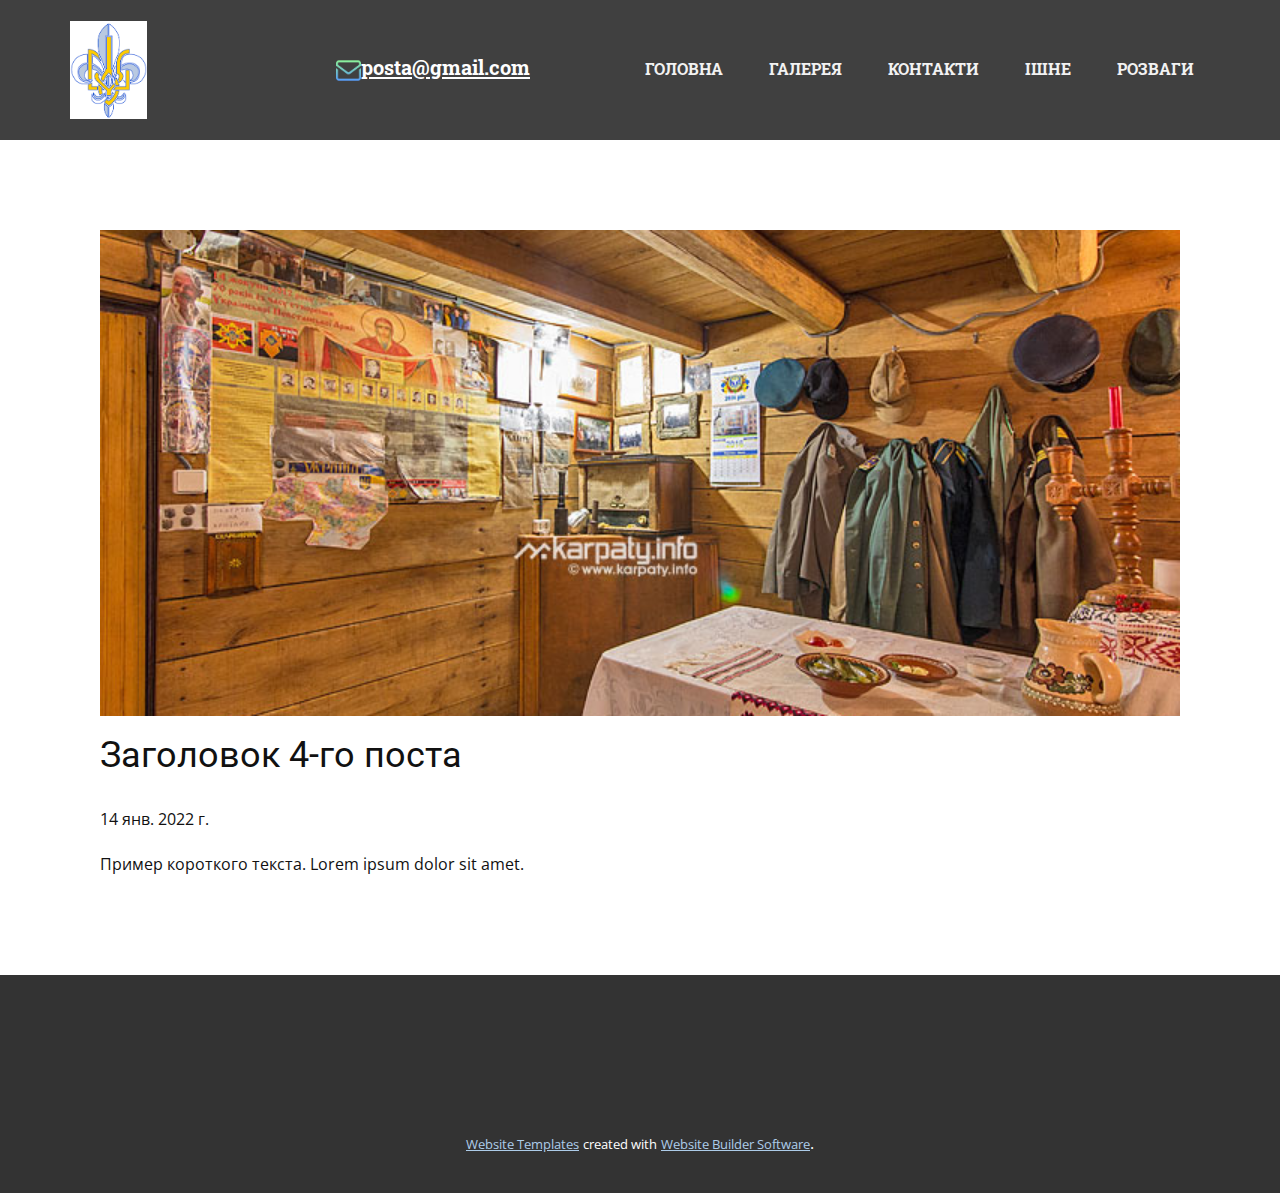
<file: blog/пост-3.html>
<!doctype html>
<html style="font-size: 16px;"><head>
    <meta name="viewport" content="width=device-width, initial-scale=1.0">
    <meta charset="utf-8">
    <meta name="keywords" content="Заголовок 1-го поста">
    <meta name="description" content="">
    <meta name="page_type" content="np-template-header-footer-from-plugin">
    <title>Заголовок 4-го поста</title>
    <link rel="stylesheet" href="../nicepage.css" media="screen">
<link rel="stylesheet" href="../Post-Template.css" media="screen">
    <script class="u-script" type="text/javascript" src="../jquery.js" defer=""></script>
    <script class="u-script" type="text/javascript" src="../nicepage.js" defer=""></script>
    <meta name="generator" content="Nicepage 4.3.0, nicepage.com">
    <link id="u-theme-google-font" rel="stylesheet" href="https://fonts.googleapis.com/css?family=Roboto:100,100i,300,300i,400,400i,500,500i,700,700i,900,900i|Open+Sans:300,300i,400,400i,600,600i,700,700i,800,800i">
    <link id="u-page-google-font" rel="stylesheet" href="https://fonts.googleapis.com/css?family=Roboto+Slab:100,200,300,400,500,600,700,800,900">
    
    
    <script type="application/ld+json">{
		"@context": "http://schema.org",
		"@type": "Organization",
		"name": "",
		"logo": "images/logo1.png"
}</script>
    <meta name="theme-color" content="#478ac9">
  </head>
  <body class="u-body"><header class="u-clearfix u-grey-75 u-header u-sticky u-sticky-56bd u-header" id="sec-a7f6"><div class="u-clearfix u-sheet u-sheet-1">
        <a href="../Головна.html" data-page-id="798429939" class="u-align-left u-image u-logo u-image-1" data-image-width="199" data-image-height="254" title="Головна">
          <img src="../images/logo1.png" class="u-logo-image u-logo-image-1">
        </a>
        <nav class="u-align-right u-menu u-menu-dropdown u-offcanvas u-menu-1">
          <div class="menu-collapse u-custom-font u-font-roboto-slab" style="font-size: 1rem; letter-spacing: 0px; text-transform: uppercase; font-weight: 700;">
            <a class="u-button-style u-custom-active-border-color u-custom-border u-custom-border-color u-custom-borders u-custom-hover-border-color u-custom-hover-color u-custom-left-right-menu-spacing u-custom-padding-bottom u-custom-text-active-color u-custom-text-color u-custom-text-hover-color u-custom-top-bottom-menu-spacing u-nav-link u-text-active-palette-1-base u-text-hover-palette-2-base" href="#">
              <svg class="u-svg-link" viewBox="0 0 24 24"><use xmlns:xlink="http://www.w3.org/1999/xlink" xlink:href="#menu-hamburger"></use></svg>
              <svg class="u-svg-content" version="1.1" id="menu-hamburger" viewBox="0 0 16 16" x="0px" y="0px" xmlns:xlink="http://www.w3.org/1999/xlink" xmlns="http://www.w3.org/2000/svg"><g><rect y="1" width="16" height="2"></rect><rect y="7" width="16" height="2"></rect><rect y="13" width="16" height="2"></rect>
</g></svg>
            </a>
          </div>
          <div class="u-custom-menu u-nav-container">
            <ul class="u-custom-font u-font-roboto-slab u-nav u-spacing-30 u-unstyled u-nav-1"><li class="u-nav-item"><a class="u-border-2 u-border-active-palette-1-base u-border-hover-palette-1-base u-border-no-left u-border-no-right u-border-no-top u-button-style u-nav-link u-text-active-palette-1-base u-text-grey-5 u-text-hover-grey-15" href="../Головна.html" style="padding: 14px 8px;">Головна</a>
</li><li class="u-nav-item"><a class="u-border-2 u-border-active-palette-1-base u-border-hover-palette-1-base u-border-no-left u-border-no-right u-border-no-top u-button-style u-nav-link u-text-active-palette-1-base u-text-grey-5 u-text-hover-grey-15" href="../Галерея.html" style="padding: 14px 8px;">Галерея</a>
</li><li class="u-nav-item"><a class="u-border-2 u-border-active-palette-1-base u-border-hover-palette-1-base u-border-no-left u-border-no-right u-border-no-top u-button-style u-nav-link u-text-active-palette-1-base u-text-grey-5 u-text-hover-grey-15" href="../Контакти.html" style="padding: 14px 8px;">Контакти</a>
</li><li class="u-nav-item"><a class="u-border-2 u-border-active-palette-1-base u-border-hover-palette-1-base u-border-no-left u-border-no-right u-border-no-top u-button-style u-nav-link u-text-active-palette-1-base u-text-grey-5 u-text-hover-grey-15" href="../Ішне.html" style="padding: 14px 8px;">Ішне</a>
</li><li class="u-nav-item"><a class="u-border-2 u-border-active-palette-1-base u-border-hover-palette-1-base u-border-no-left u-border-no-right u-border-no-top u-button-style u-nav-link u-text-active-palette-1-base u-text-grey-5 u-text-hover-grey-15" href="../Розваги.html" style="padding: 14px 16px 14px 8px;">Розваги</a>
</li></ul>
          </div>
          <div class="u-custom-menu u-nav-container-collapse">
            <div class="u-black u-container-style u-inner-container-layout u-opacity u-opacity-95 u-sidenav">
              <div class="u-inner-container-layout u-sidenav-overflow">
                <div class="u-menu-close"></div>
                <ul class="u-align-center u-nav u-popupmenu-items u-unstyled u-nav-2"><li class="u-nav-item"><a class="u-button-style u-nav-link" href="../Головна.html" style="padding: 8px 0px;">Головна</a>
</li><li class="u-nav-item"><a class="u-button-style u-nav-link" href="../Галерея.html" style="padding: 8px 0px;">Галерея</a>
</li><li class="u-nav-item"><a class="u-button-style u-nav-link" href="../Контакти.html" style="padding: 8px 0px;">Контакти</a>
</li><li class="u-nav-item"><a class="u-button-style u-nav-link" href="../Ішне.html" style="padding: 8px 0px;">Ішне</a>
</li><li class="u-nav-item"><a class="u-button-style u-nav-link" href="../Розваги.html" style="padding: 8px 0px;">Розваги</a>
</li></ul>
              </div>
            </div>
            <div class="u-black u-menu-overlay u-opacity u-opacity-70"></div>
          </div>
        </nav>
        <a href="../mailto:zashkivskatg@gmail.com" class="u-active-none u-align-center-xs u-bottom-left-radius-0 u-bottom-right-radius-0 u-btn u-btn-rectangle u-button-style u-custom-font u-font-roboto-slab u-hover-none u-none u-radius-0 u-text-custom-color-1 u-top-left-radius-0 u-top-right-radius-0 u-btn-1"><span class="u-file-icon u-icon u-icon-1"><img src="../images/3781615.png" alt=""></span>posta@gmail.com
        </a>
      </div></header>
    <section class="u-align-center u-clearfix u-section-1" id="sec-2b48">
      <div class="u-clearfix u-sheet u-valign-middle-md u-valign-middle-sm u-valign-middle-xs u-sheet-1"><!--post_details--><!--post_details_options_json--><!--{"source":""}--><!--/post_details_options_json--><!--blog_post-->
        <div class="u-container-style u-expanded-width u-post-details u-post-details-1">
          <div class="u-container-layout u-valign-middle u-container-layout-1"><!--blog_post_image-->
            <img alt="" class="u-blog-control u-expanded-width u-image u-image-default u-image-1" src="../images/_.jpg"><!--/blog_post_image--><!--blog_post_header-->
            <h2 class="u-blog-control u-text u-text-1">Заголовок 4-го поста</h2><!--/blog_post_header--><!--blog_post_metadata-->
            <div class="u-blog-control u-metadata u-metadata-1"><!--blog_post_metadata_date-->
              <span class="u-meta-date u-meta-icon">14 янв. 2022 г.</span><!--/blog_post_metadata_date--><!--blog_post_metadata_category-->
              <!--/blog_post_metadata_category--><!--blog_post_metadata_comments-->
              <!--/blog_post_metadata_comments-->
            </div><!--/blog_post_metadata--><!--blog_post_content-->
            <div class="u-align-justify u-blog-control u-post-content u-text u-text-2 fr-view">
  Пример короткого текста. Lorem ipsum dolor sit amet.
  </div><!--/blog_post_content-->
          </div>
        </div><!--/blog_post--><!--/post_details-->
      </div>
    </section>
    
    
    <footer class="u-align-center u-clearfix u-footer u-grey-80 u-footer" id="sec-7571"><div class="u-align-left u-clearfix u-sheet u-sheet-1"></div></footer>
    <section class="u-backlink u-clearfix u-grey-80">
      <a class="u-link" href="https://nicepage.com/website-templates" target="_blank">
        <span>Website Templates</span>
      </a>
      <p class="u-text">
        <span>created with</span>
      </p>
      <a class="u-link" href="" target="_blank">
        <span>Website Builder Software</span>
      </a>. 
    </section>
  
</body></html>
</file>
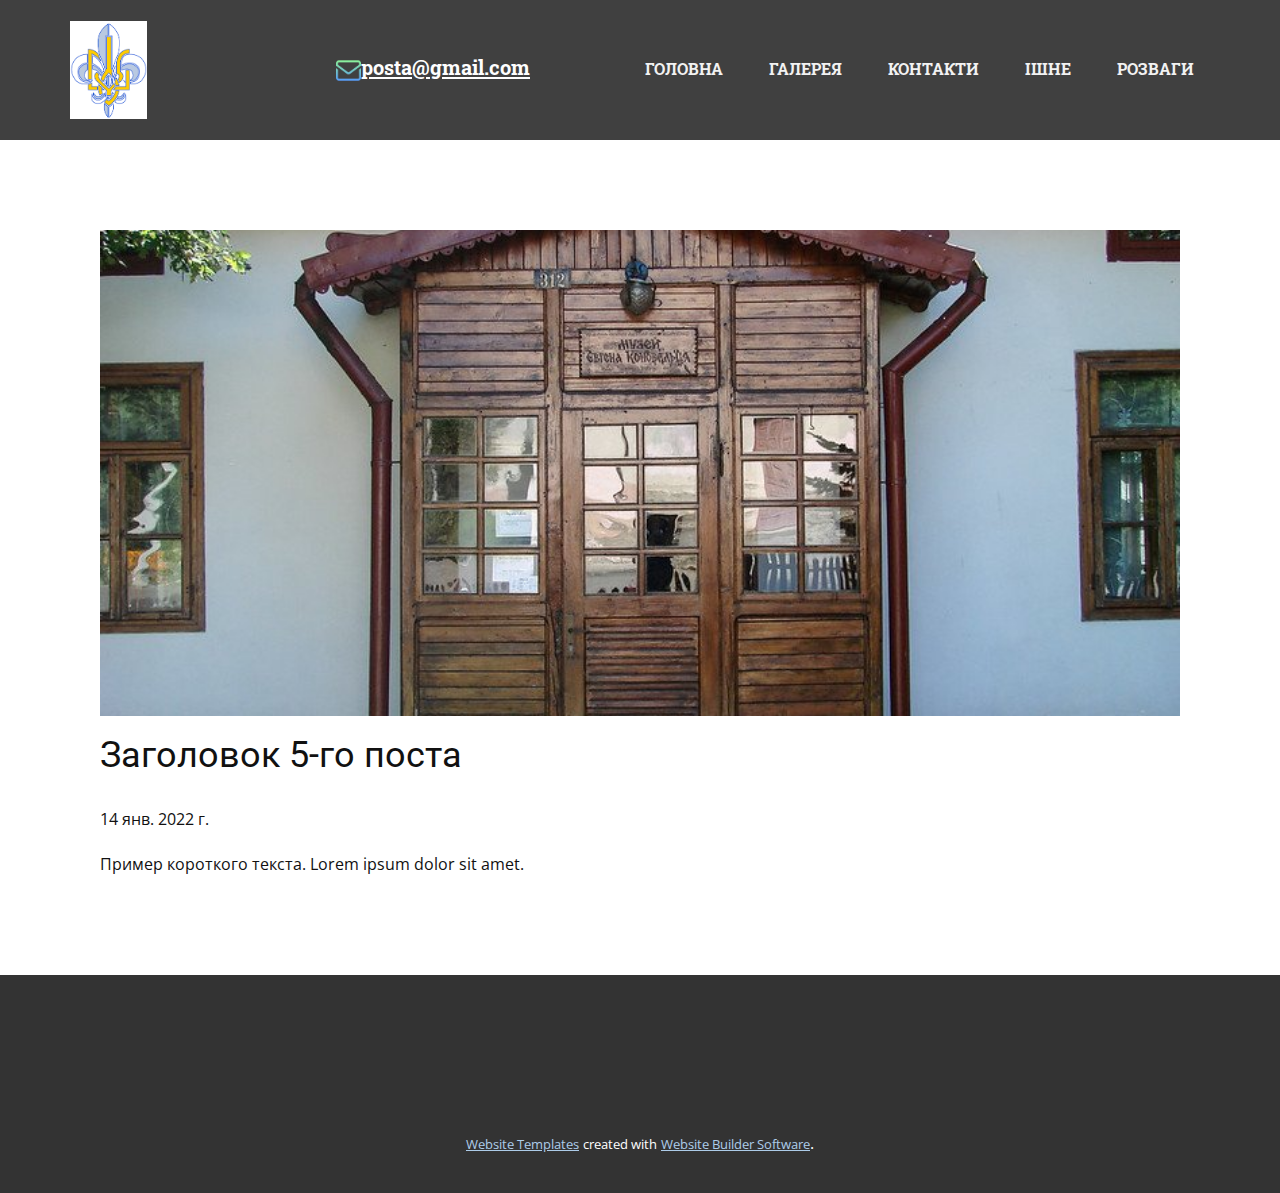
<file: blog/пост-4.html>
<!doctype html>
<html style="font-size: 16px;"><head>
    <meta name="viewport" content="width=device-width, initial-scale=1.0">
    <meta charset="utf-8">
    <meta name="keywords" content="Заголовок 1-го поста">
    <meta name="description" content="">
    <meta name="page_type" content="np-template-header-footer-from-plugin">
    <title>Заголовок 5-го поста</title>
    <link rel="stylesheet" href="../nicepage.css" media="screen">
<link rel="stylesheet" href="../Post-Template.css" media="screen">
    <script class="u-script" type="text/javascript" src="../jquery.js" defer=""></script>
    <script class="u-script" type="text/javascript" src="../nicepage.js" defer=""></script>
    <meta name="generator" content="Nicepage 4.3.0, nicepage.com">
    <link id="u-theme-google-font" rel="stylesheet" href="https://fonts.googleapis.com/css?family=Roboto:100,100i,300,300i,400,400i,500,500i,700,700i,900,900i|Open+Sans:300,300i,400,400i,600,600i,700,700i,800,800i">
    <link id="u-page-google-font" rel="stylesheet" href="https://fonts.googleapis.com/css?family=Roboto+Slab:100,200,300,400,500,600,700,800,900">
    
    
    <script type="application/ld+json">{
		"@context": "http://schema.org",
		"@type": "Organization",
		"name": "",
		"logo": "images/logo1.png"
}</script>
    <meta name="theme-color" content="#478ac9">
  </head>
  <body class="u-body"><header class="u-clearfix u-grey-75 u-header u-sticky u-sticky-56bd u-header" id="sec-a7f6"><div class="u-clearfix u-sheet u-sheet-1">
        <a href="../Головна.html" data-page-id="798429939" class="u-align-left u-image u-logo u-image-1" data-image-width="199" data-image-height="254" title="Головна">
          <img src="../images/logo1.png" class="u-logo-image u-logo-image-1">
        </a>
        <nav class="u-align-right u-menu u-menu-dropdown u-offcanvas u-menu-1">
          <div class="menu-collapse u-custom-font u-font-roboto-slab" style="font-size: 1rem; letter-spacing: 0px; text-transform: uppercase; font-weight: 700;">
            <a class="u-button-style u-custom-active-border-color u-custom-border u-custom-border-color u-custom-borders u-custom-hover-border-color u-custom-hover-color u-custom-left-right-menu-spacing u-custom-padding-bottom u-custom-text-active-color u-custom-text-color u-custom-text-hover-color u-custom-top-bottom-menu-spacing u-nav-link u-text-active-palette-1-base u-text-hover-palette-2-base" href="#">
              <svg class="u-svg-link" viewBox="0 0 24 24"><use xmlns:xlink="http://www.w3.org/1999/xlink" xlink:href="#menu-hamburger"></use></svg>
              <svg class="u-svg-content" version="1.1" id="menu-hamburger" viewBox="0 0 16 16" x="0px" y="0px" xmlns:xlink="http://www.w3.org/1999/xlink" xmlns="http://www.w3.org/2000/svg"><g><rect y="1" width="16" height="2"></rect><rect y="7" width="16" height="2"></rect><rect y="13" width="16" height="2"></rect>
</g></svg>
            </a>
          </div>
          <div class="u-custom-menu u-nav-container">
            <ul class="u-custom-font u-font-roboto-slab u-nav u-spacing-30 u-unstyled u-nav-1"><li class="u-nav-item"><a class="u-border-2 u-border-active-palette-1-base u-border-hover-palette-1-base u-border-no-left u-border-no-right u-border-no-top u-button-style u-nav-link u-text-active-palette-1-base u-text-grey-5 u-text-hover-grey-15" href="../Головна.html" style="padding: 14px 8px;">Головна</a>
</li><li class="u-nav-item"><a class="u-border-2 u-border-active-palette-1-base u-border-hover-palette-1-base u-border-no-left u-border-no-right u-border-no-top u-button-style u-nav-link u-text-active-palette-1-base u-text-grey-5 u-text-hover-grey-15" href="../Галерея.html" style="padding: 14px 8px;">Галерея</a>
</li><li class="u-nav-item"><a class="u-border-2 u-border-active-palette-1-base u-border-hover-palette-1-base u-border-no-left u-border-no-right u-border-no-top u-button-style u-nav-link u-text-active-palette-1-base u-text-grey-5 u-text-hover-grey-15" href="../Контакти.html" style="padding: 14px 8px;">Контакти</a>
</li><li class="u-nav-item"><a class="u-border-2 u-border-active-palette-1-base u-border-hover-palette-1-base u-border-no-left u-border-no-right u-border-no-top u-button-style u-nav-link u-text-active-palette-1-base u-text-grey-5 u-text-hover-grey-15" href="../Ішне.html" style="padding: 14px 8px;">Ішне</a>
</li><li class="u-nav-item"><a class="u-border-2 u-border-active-palette-1-base u-border-hover-palette-1-base u-border-no-left u-border-no-right u-border-no-top u-button-style u-nav-link u-text-active-palette-1-base u-text-grey-5 u-text-hover-grey-15" href="../Розваги.html" style="padding: 14px 16px 14px 8px;">Розваги</a>
</li></ul>
          </div>
          <div class="u-custom-menu u-nav-container-collapse">
            <div class="u-black u-container-style u-inner-container-layout u-opacity u-opacity-95 u-sidenav">
              <div class="u-inner-container-layout u-sidenav-overflow">
                <div class="u-menu-close"></div>
                <ul class="u-align-center u-nav u-popupmenu-items u-unstyled u-nav-2"><li class="u-nav-item"><a class="u-button-style u-nav-link" href="../Головна.html" style="padding: 8px 0px;">Головна</a>
</li><li class="u-nav-item"><a class="u-button-style u-nav-link" href="../Галерея.html" style="padding: 8px 0px;">Галерея</a>
</li><li class="u-nav-item"><a class="u-button-style u-nav-link" href="../Контакти.html" style="padding: 8px 0px;">Контакти</a>
</li><li class="u-nav-item"><a class="u-button-style u-nav-link" href="../Ішне.html" style="padding: 8px 0px;">Ішне</a>
</li><li class="u-nav-item"><a class="u-button-style u-nav-link" href="../Розваги.html" style="padding: 8px 0px;">Розваги</a>
</li></ul>
              </div>
            </div>
            <div class="u-black u-menu-overlay u-opacity u-opacity-70"></div>
          </div>
        </nav>
        <a href="../mailto:zashkivskatg@gmail.com" class="u-active-none u-align-center-xs u-bottom-left-radius-0 u-bottom-right-radius-0 u-btn u-btn-rectangle u-button-style u-custom-font u-font-roboto-slab u-hover-none u-none u-radius-0 u-text-custom-color-1 u-top-left-radius-0 u-top-right-radius-0 u-btn-1"><span class="u-file-icon u-icon u-icon-1"><img src="../images/3781615.png" alt=""></span>posta@gmail.com
        </a>
      </div></header>
    <section class="u-align-center u-clearfix u-section-1" id="sec-2b48">
      <div class="u-clearfix u-sheet u-valign-middle-md u-valign-middle-sm u-valign-middle-xs u-sheet-1"><!--post_details--><!--post_details_options_json--><!--{"source":""}--><!--/post_details_options_json--><!--blog_post-->
        <div class="u-container-style u-expanded-width u-post-details u-post-details-1">
          <div class="u-container-layout u-valign-middle u-container-layout-1"><!--blog_post_image-->
            <img alt="" class="u-blog-control u-expanded-width u-image u-image-default u-image-1" src="../images/___.png"><!--/blog_post_image--><!--blog_post_header-->
            <h2 class="u-blog-control u-text u-text-1">Заголовок 5-го поста</h2><!--/blog_post_header--><!--blog_post_metadata-->
            <div class="u-blog-control u-metadata u-metadata-1"><!--blog_post_metadata_date-->
              <span class="u-meta-date u-meta-icon">14 янв. 2022 г.</span><!--/blog_post_metadata_date--><!--blog_post_metadata_category-->
              <!--/blog_post_metadata_category--><!--blog_post_metadata_comments-->
              <!--/blog_post_metadata_comments-->
            </div><!--/blog_post_metadata--><!--blog_post_content-->
            <div class="u-align-justify u-blog-control u-post-content u-text u-text-2 fr-view">
  Пример короткого текста. Lorem ipsum dolor sit amet.
  </div><!--/blog_post_content-->
          </div>
        </div><!--/blog_post--><!--/post_details-->
      </div>
    </section>
    
    
    <footer class="u-align-center u-clearfix u-footer u-grey-80 u-footer" id="sec-7571"><div class="u-align-left u-clearfix u-sheet u-sheet-1"></div></footer>
    <section class="u-backlink u-clearfix u-grey-80">
      <a class="u-link" href="https://nicepage.com/website-templates" target="_blank">
        <span>Website Templates</span>
      </a>
      <p class="u-text">
        <span>created with</span>
      </p>
      <a class="u-link" href="" target="_blank">
        <span>Website Builder Software</span>
      </a>. 
    </section>
  
</body></html>
</file>
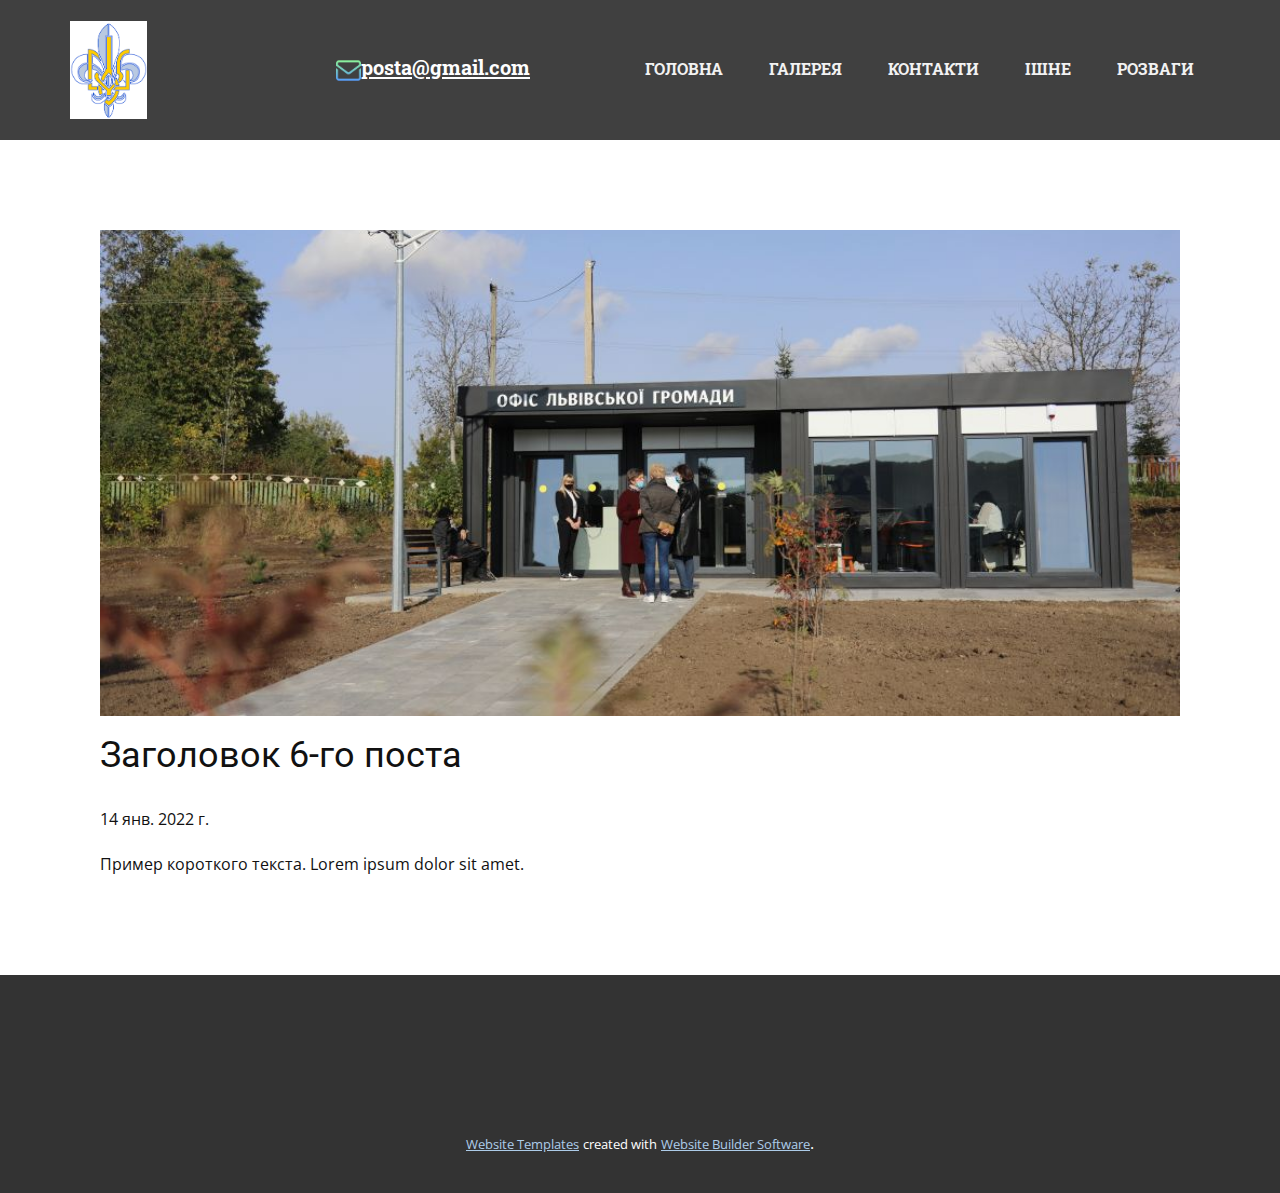
<file: blog/пост-5.html>
<!doctype html>
<html style="font-size: 16px;"><head>
    <meta name="viewport" content="width=device-width, initial-scale=1.0">
    <meta charset="utf-8">
    <meta name="keywords" content="Заголовок 1-го поста">
    <meta name="description" content="">
    <meta name="page_type" content="np-template-header-footer-from-plugin">
    <title>Заголовок 6-го поста</title>
    <link rel="stylesheet" href="../nicepage.css" media="screen">
<link rel="stylesheet" href="../Post-Template.css" media="screen">
    <script class="u-script" type="text/javascript" src="../jquery.js" defer=""></script>
    <script class="u-script" type="text/javascript" src="../nicepage.js" defer=""></script>
    <meta name="generator" content="Nicepage 4.3.0, nicepage.com">
    <link id="u-theme-google-font" rel="stylesheet" href="https://fonts.googleapis.com/css?family=Roboto:100,100i,300,300i,400,400i,500,500i,700,700i,900,900i|Open+Sans:300,300i,400,400i,600,600i,700,700i,800,800i">
    <link id="u-page-google-font" rel="stylesheet" href="https://fonts.googleapis.com/css?family=Roboto+Slab:100,200,300,400,500,600,700,800,900">
    
    
    <script type="application/ld+json">{
		"@context": "http://schema.org",
		"@type": "Organization",
		"name": "",
		"logo": "images/logo1.png"
}</script>
    <meta name="theme-color" content="#478ac9">
  </head>
  <body class="u-body"><header class="u-clearfix u-grey-75 u-header u-sticky u-sticky-56bd u-header" id="sec-a7f6"><div class="u-clearfix u-sheet u-sheet-1">
        <a href="../Головна.html" data-page-id="798429939" class="u-align-left u-image u-logo u-image-1" data-image-width="199" data-image-height="254" title="Головна">
          <img src="../images/logo1.png" class="u-logo-image u-logo-image-1">
        </a>
        <nav class="u-align-right u-menu u-menu-dropdown u-offcanvas u-menu-1">
          <div class="menu-collapse u-custom-font u-font-roboto-slab" style="font-size: 1rem; letter-spacing: 0px; text-transform: uppercase; font-weight: 700;">
            <a class="u-button-style u-custom-active-border-color u-custom-border u-custom-border-color u-custom-borders u-custom-hover-border-color u-custom-hover-color u-custom-left-right-menu-spacing u-custom-padding-bottom u-custom-text-active-color u-custom-text-color u-custom-text-hover-color u-custom-top-bottom-menu-spacing u-nav-link u-text-active-palette-1-base u-text-hover-palette-2-base" href="#">
              <svg class="u-svg-link" viewBox="0 0 24 24"><use xmlns:xlink="http://www.w3.org/1999/xlink" xlink:href="#menu-hamburger"></use></svg>
              <svg class="u-svg-content" version="1.1" id="menu-hamburger" viewBox="0 0 16 16" x="0px" y="0px" xmlns:xlink="http://www.w3.org/1999/xlink" xmlns="http://www.w3.org/2000/svg"><g><rect y="1" width="16" height="2"></rect><rect y="7" width="16" height="2"></rect><rect y="13" width="16" height="2"></rect>
</g></svg>
            </a>
          </div>
          <div class="u-custom-menu u-nav-container">
            <ul class="u-custom-font u-font-roboto-slab u-nav u-spacing-30 u-unstyled u-nav-1"><li class="u-nav-item"><a class="u-border-2 u-border-active-palette-1-base u-border-hover-palette-1-base u-border-no-left u-border-no-right u-border-no-top u-button-style u-nav-link u-text-active-palette-1-base u-text-grey-5 u-text-hover-grey-15" href="../Головна.html" style="padding: 14px 8px;">Головна</a>
</li><li class="u-nav-item"><a class="u-border-2 u-border-active-palette-1-base u-border-hover-palette-1-base u-border-no-left u-border-no-right u-border-no-top u-button-style u-nav-link u-text-active-palette-1-base u-text-grey-5 u-text-hover-grey-15" href="../Галерея.html" style="padding: 14px 8px;">Галерея</a>
</li><li class="u-nav-item"><a class="u-border-2 u-border-active-palette-1-base u-border-hover-palette-1-base u-border-no-left u-border-no-right u-border-no-top u-button-style u-nav-link u-text-active-palette-1-base u-text-grey-5 u-text-hover-grey-15" href="../Контакти.html" style="padding: 14px 8px;">Контакти</a>
</li><li class="u-nav-item"><a class="u-border-2 u-border-active-palette-1-base u-border-hover-palette-1-base u-border-no-left u-border-no-right u-border-no-top u-button-style u-nav-link u-text-active-palette-1-base u-text-grey-5 u-text-hover-grey-15" href="../Ішне.html" style="padding: 14px 8px;">Ішне</a>
</li><li class="u-nav-item"><a class="u-border-2 u-border-active-palette-1-base u-border-hover-palette-1-base u-border-no-left u-border-no-right u-border-no-top u-button-style u-nav-link u-text-active-palette-1-base u-text-grey-5 u-text-hover-grey-15" href="../Розваги.html" style="padding: 14px 16px 14px 8px;">Розваги</a>
</li></ul>
          </div>
          <div class="u-custom-menu u-nav-container-collapse">
            <div class="u-black u-container-style u-inner-container-layout u-opacity u-opacity-95 u-sidenav">
              <div class="u-inner-container-layout u-sidenav-overflow">
                <div class="u-menu-close"></div>
                <ul class="u-align-center u-nav u-popupmenu-items u-unstyled u-nav-2"><li class="u-nav-item"><a class="u-button-style u-nav-link" href="../Головна.html" style="padding: 8px 0px;">Головна</a>
</li><li class="u-nav-item"><a class="u-button-style u-nav-link" href="../Галерея.html" style="padding: 8px 0px;">Галерея</a>
</li><li class="u-nav-item"><a class="u-button-style u-nav-link" href="../Контакти.html" style="padding: 8px 0px;">Контакти</a>
</li><li class="u-nav-item"><a class="u-button-style u-nav-link" href="../Ішне.html" style="padding: 8px 0px;">Ішне</a>
</li><li class="u-nav-item"><a class="u-button-style u-nav-link" href="../Розваги.html" style="padding: 8px 0px;">Розваги</a>
</li></ul>
              </div>
            </div>
            <div class="u-black u-menu-overlay u-opacity u-opacity-70"></div>
          </div>
        </nav>
        <a href="../mailto:zashkivskatg@gmail.com" class="u-active-none u-align-center-xs u-bottom-left-radius-0 u-bottom-right-radius-0 u-btn u-btn-rectangle u-button-style u-custom-font u-font-roboto-slab u-hover-none u-none u-radius-0 u-text-custom-color-1 u-top-left-radius-0 u-top-right-radius-0 u-btn-1"><span class="u-file-icon u-icon u-icon-1"><img src="../images/3781615.png" alt=""></span>posta@gmail.com
        </a>
      </div></header>
    <section class="u-align-center u-clearfix u-section-1" id="sec-2b48">
      <div class="u-clearfix u-sheet u-valign-middle-md u-valign-middle-sm u-valign-middle-xs u-sheet-1"><!--post_details--><!--post_details_options_json--><!--{"source":""}--><!--/post_details_options_json--><!--blog_post-->
        <div class="u-container-style u-expanded-width u-post-details u-post-details-1">
          <div class="u-container-layout u-valign-middle u-container-layout-1"><!--blog_post_image-->
            <img alt="" class="u-blog-control u-expanded-width u-image u-image-default u-image-1" src="../images/____.jpg"><!--/blog_post_image--><!--blog_post_header-->
            <h2 class="u-blog-control u-text u-text-1">Заголовок 6-го поста</h2><!--/blog_post_header--><!--blog_post_metadata-->
            <div class="u-blog-control u-metadata u-metadata-1"><!--blog_post_metadata_date-->
              <span class="u-meta-date u-meta-icon">14 янв. 2022 г.</span><!--/blog_post_metadata_date--><!--blog_post_metadata_category-->
              <!--/blog_post_metadata_category--><!--blog_post_metadata_comments-->
              <!--/blog_post_metadata_comments-->
            </div><!--/blog_post_metadata--><!--blog_post_content-->
            <div class="u-align-justify u-blog-control u-post-content u-text u-text-2 fr-view">
  Пример короткого текста. Lorem ipsum dolor sit amet.
  </div><!--/blog_post_content-->
          </div>
        </div><!--/blog_post--><!--/post_details-->
      </div>
    </section>
    
    
    <footer class="u-align-center u-clearfix u-footer u-grey-80 u-footer" id="sec-7571"><div class="u-align-left u-clearfix u-sheet u-sheet-1"></div></footer>
    <section class="u-backlink u-clearfix u-grey-80">
      <a class="u-link" href="https://nicepage.com/website-templates" target="_blank">
        <span>Website Templates</span>
      </a>
      <p class="u-text">
        <span>created with</span>
      </p>
      <a class="u-link" href="" target="_blank">
        <span>Website Builder Software</span>
      </a>. 
    </section>
  
</body></html>
</file>
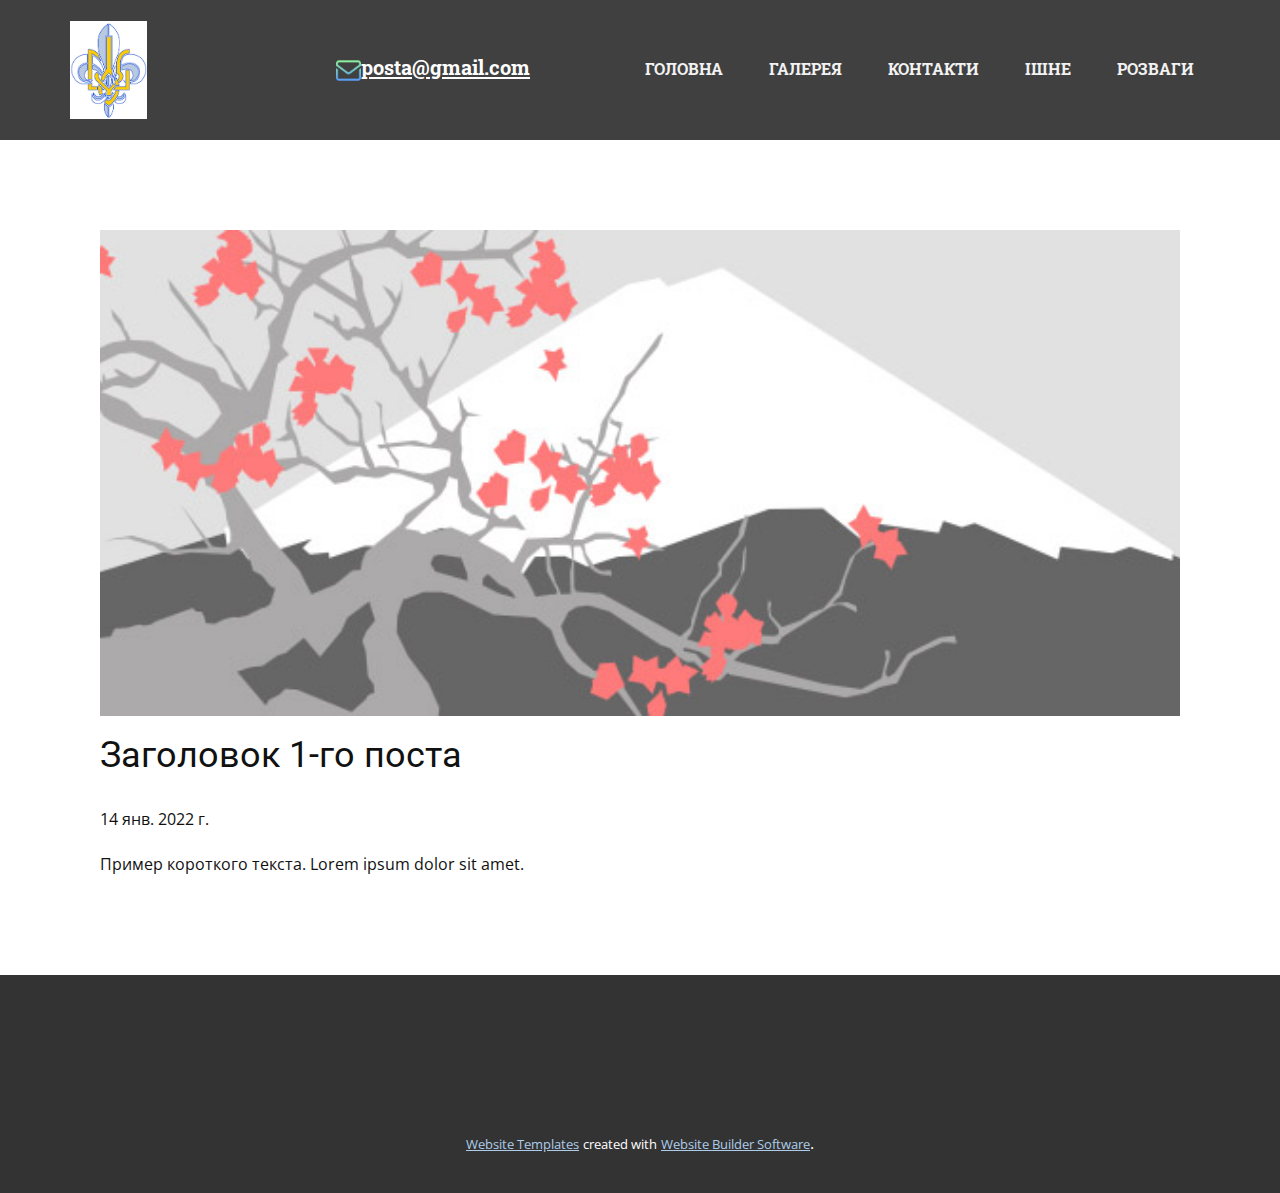
<file: blog/пост.html>
<!doctype html>
<html style="font-size: 16px;"><head>
    <meta name="viewport" content="width=device-width, initial-scale=1.0">
    <meta charset="utf-8">
    <meta name="keywords" content="Заголовок 1-го поста">
    <meta name="description" content="">
    <meta name="page_type" content="np-template-header-footer-from-plugin">
    <title>Заголовок 1-го поста</title>
    <link rel="stylesheet" href="../nicepage.css" media="screen">
<link rel="stylesheet" href="../Post-Template.css" media="screen">
    <script class="u-script" type="text/javascript" src="../jquery.js" defer=""></script>
    <script class="u-script" type="text/javascript" src="../nicepage.js" defer=""></script>
    <meta name="generator" content="Nicepage 4.3.0, nicepage.com">
    <link id="u-theme-google-font" rel="stylesheet" href="https://fonts.googleapis.com/css?family=Roboto:100,100i,300,300i,400,400i,500,500i,700,700i,900,900i|Open+Sans:300,300i,400,400i,600,600i,700,700i,800,800i">
    <link id="u-page-google-font" rel="stylesheet" href="https://fonts.googleapis.com/css?family=Roboto+Slab:100,200,300,400,500,600,700,800,900">
    
    
    <script type="application/ld+json">{
		"@context": "http://schema.org",
		"@type": "Organization",
		"name": "",
		"logo": "images/logo1.png"
}</script>
    <meta name="theme-color" content="#478ac9">
  </head>
  <body class="u-body"><header class="u-clearfix u-grey-75 u-header u-sticky u-sticky-56bd u-header" id="sec-a7f6"><div class="u-clearfix u-sheet u-sheet-1">
        <a href="../Головна.html" data-page-id="798429939" class="u-align-left u-image u-logo u-image-1" data-image-width="199" data-image-height="254" title="Головна">
          <img src="../images/logo1.png" class="u-logo-image u-logo-image-1">
        </a>
        <nav class="u-align-right u-menu u-menu-dropdown u-offcanvas u-menu-1">
          <div class="menu-collapse u-custom-font u-font-roboto-slab" style="font-size: 1rem; letter-spacing: 0px; text-transform: uppercase; font-weight: 700;">
            <a class="u-button-style u-custom-active-border-color u-custom-border u-custom-border-color u-custom-borders u-custom-hover-border-color u-custom-hover-color u-custom-left-right-menu-spacing u-custom-padding-bottom u-custom-text-active-color u-custom-text-color u-custom-text-hover-color u-custom-top-bottom-menu-spacing u-nav-link u-text-active-palette-1-base u-text-hover-palette-2-base" href="#">
              <svg class="u-svg-link" viewBox="0 0 24 24"><use xmlns:xlink="http://www.w3.org/1999/xlink" xlink:href="#menu-hamburger"></use></svg>
              <svg class="u-svg-content" version="1.1" id="menu-hamburger" viewBox="0 0 16 16" x="0px" y="0px" xmlns:xlink="http://www.w3.org/1999/xlink" xmlns="http://www.w3.org/2000/svg"><g><rect y="1" width="16" height="2"></rect><rect y="7" width="16" height="2"></rect><rect y="13" width="16" height="2"></rect>
</g></svg>
            </a>
          </div>
          <div class="u-custom-menu u-nav-container">
            <ul class="u-custom-font u-font-roboto-slab u-nav u-spacing-30 u-unstyled u-nav-1"><li class="u-nav-item"><a class="u-border-2 u-border-active-palette-1-base u-border-hover-palette-1-base u-border-no-left u-border-no-right u-border-no-top u-button-style u-nav-link u-text-active-palette-1-base u-text-grey-5 u-text-hover-grey-15" href="../Головна.html" style="padding: 14px 8px;">Головна</a>
</li><li class="u-nav-item"><a class="u-border-2 u-border-active-palette-1-base u-border-hover-palette-1-base u-border-no-left u-border-no-right u-border-no-top u-button-style u-nav-link u-text-active-palette-1-base u-text-grey-5 u-text-hover-grey-15" href="../Галерея.html" style="padding: 14px 8px;">Галерея</a>
</li><li class="u-nav-item"><a class="u-border-2 u-border-active-palette-1-base u-border-hover-palette-1-base u-border-no-left u-border-no-right u-border-no-top u-button-style u-nav-link u-text-active-palette-1-base u-text-grey-5 u-text-hover-grey-15" href="../Контакти.html" style="padding: 14px 8px;">Контакти</a>
</li><li class="u-nav-item"><a class="u-border-2 u-border-active-palette-1-base u-border-hover-palette-1-base u-border-no-left u-border-no-right u-border-no-top u-button-style u-nav-link u-text-active-palette-1-base u-text-grey-5 u-text-hover-grey-15" href="../Ішне.html" style="padding: 14px 8px;">Ішне</a>
</li><li class="u-nav-item"><a class="u-border-2 u-border-active-palette-1-base u-border-hover-palette-1-base u-border-no-left u-border-no-right u-border-no-top u-button-style u-nav-link u-text-active-palette-1-base u-text-grey-5 u-text-hover-grey-15" href="../Розваги.html" style="padding: 14px 16px 14px 8px;">Розваги</a>
</li></ul>
          </div>
          <div class="u-custom-menu u-nav-container-collapse">
            <div class="u-black u-container-style u-inner-container-layout u-opacity u-opacity-95 u-sidenav">
              <div class="u-inner-container-layout u-sidenav-overflow">
                <div class="u-menu-close"></div>
                <ul class="u-align-center u-nav u-popupmenu-items u-unstyled u-nav-2"><li class="u-nav-item"><a class="u-button-style u-nav-link" href="../Головна.html" style="padding: 8px 0px;">Головна</a>
</li><li class="u-nav-item"><a class="u-button-style u-nav-link" href="../Галерея.html" style="padding: 8px 0px;">Галерея</a>
</li><li class="u-nav-item"><a class="u-button-style u-nav-link" href="../Контакти.html" style="padding: 8px 0px;">Контакти</a>
</li><li class="u-nav-item"><a class="u-button-style u-nav-link" href="../Ішне.html" style="padding: 8px 0px;">Ішне</a>
</li><li class="u-nav-item"><a class="u-button-style u-nav-link" href="../Розваги.html" style="padding: 8px 0px;">Розваги</a>
</li></ul>
              </div>
            </div>
            <div class="u-black u-menu-overlay u-opacity u-opacity-70"></div>
          </div>
        </nav>
        <a href="../mailto:zashkivskatg@gmail.com" class="u-active-none u-align-center-xs u-bottom-left-radius-0 u-bottom-right-radius-0 u-btn u-btn-rectangle u-button-style u-custom-font u-font-roboto-slab u-hover-none u-none u-radius-0 u-text-custom-color-1 u-top-left-radius-0 u-top-right-radius-0 u-btn-1"><span class="u-file-icon u-icon u-icon-1"><img src="../images/3781615.png" alt=""></span>posta@gmail.com
        </a>
      </div></header>
    <section class="u-align-center u-clearfix u-section-1" id="sec-2b48">
      <div class="u-clearfix u-sheet u-valign-middle-md u-valign-middle-sm u-valign-middle-xs u-sheet-1"><!--post_details--><!--post_details_options_json--><!--{"source":""}--><!--/post_details_options_json--><!--blog_post-->
        <div class="u-container-style u-expanded-width u-post-details u-post-details-1">
          <div class="u-container-layout u-valign-middle u-container-layout-1"><!--blog_post_image-->
            <img alt="" class="u-blog-control u-expanded-width u-image u-image-default u-image-1" src="[data-uri]"><!--/blog_post_image--><!--blog_post_header-->
            <h2 class="u-blog-control u-text u-text-1">Заголовок 1-го поста</h2><!--/blog_post_header--><!--blog_post_metadata-->
            <div class="u-blog-control u-metadata u-metadata-1"><!--blog_post_metadata_date-->
              <span class="u-meta-date u-meta-icon">14 янв. 2022 г.</span><!--/blog_post_metadata_date--><!--blog_post_metadata_category-->
              <!--/blog_post_metadata_category--><!--blog_post_metadata_comments-->
              <!--/blog_post_metadata_comments-->
            </div><!--/blog_post_metadata--><!--blog_post_content-->
            <div class="u-align-justify u-blog-control u-post-content u-text u-text-2 fr-view">
  Пример короткого текста. Lorem ipsum dolor sit amet.
  </div><!--/blog_post_content-->
          </div>
        </div><!--/blog_post--><!--/post_details-->
      </div>
    </section>
    
    
    <footer class="u-align-center u-clearfix u-footer u-grey-80 u-footer" id="sec-7571"><div class="u-align-left u-clearfix u-sheet u-sheet-1"></div></footer>
    <section class="u-backlink u-clearfix u-grey-80">
      <a class="u-link" href="https://nicepage.com/website-templates" target="_blank">
        <span>Website Templates</span>
      </a>
      <p class="u-text">
        <span>created with</span>
      </p>
      <a class="u-link" href="" target="_blank">
        <span>Website Builder Software</span>
      </a>. 
    </section>
  
</body></html>
</file>
